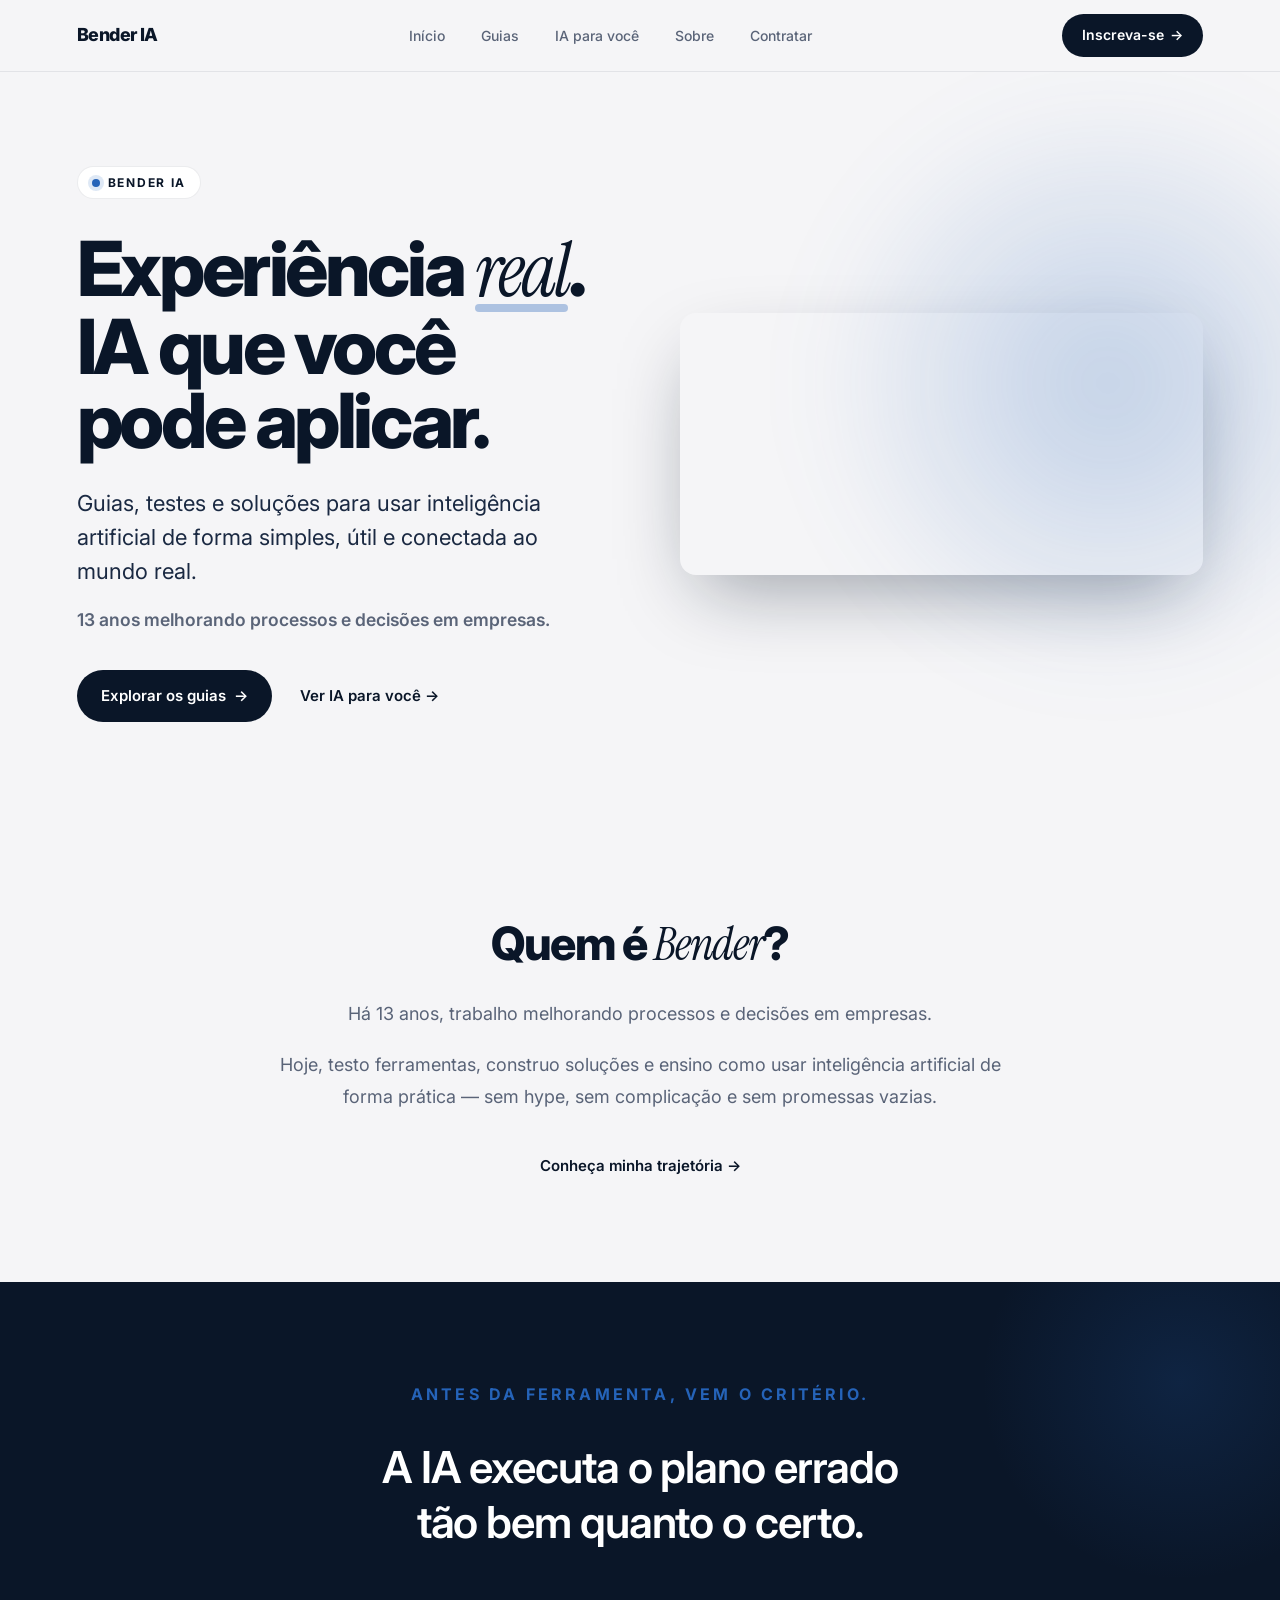
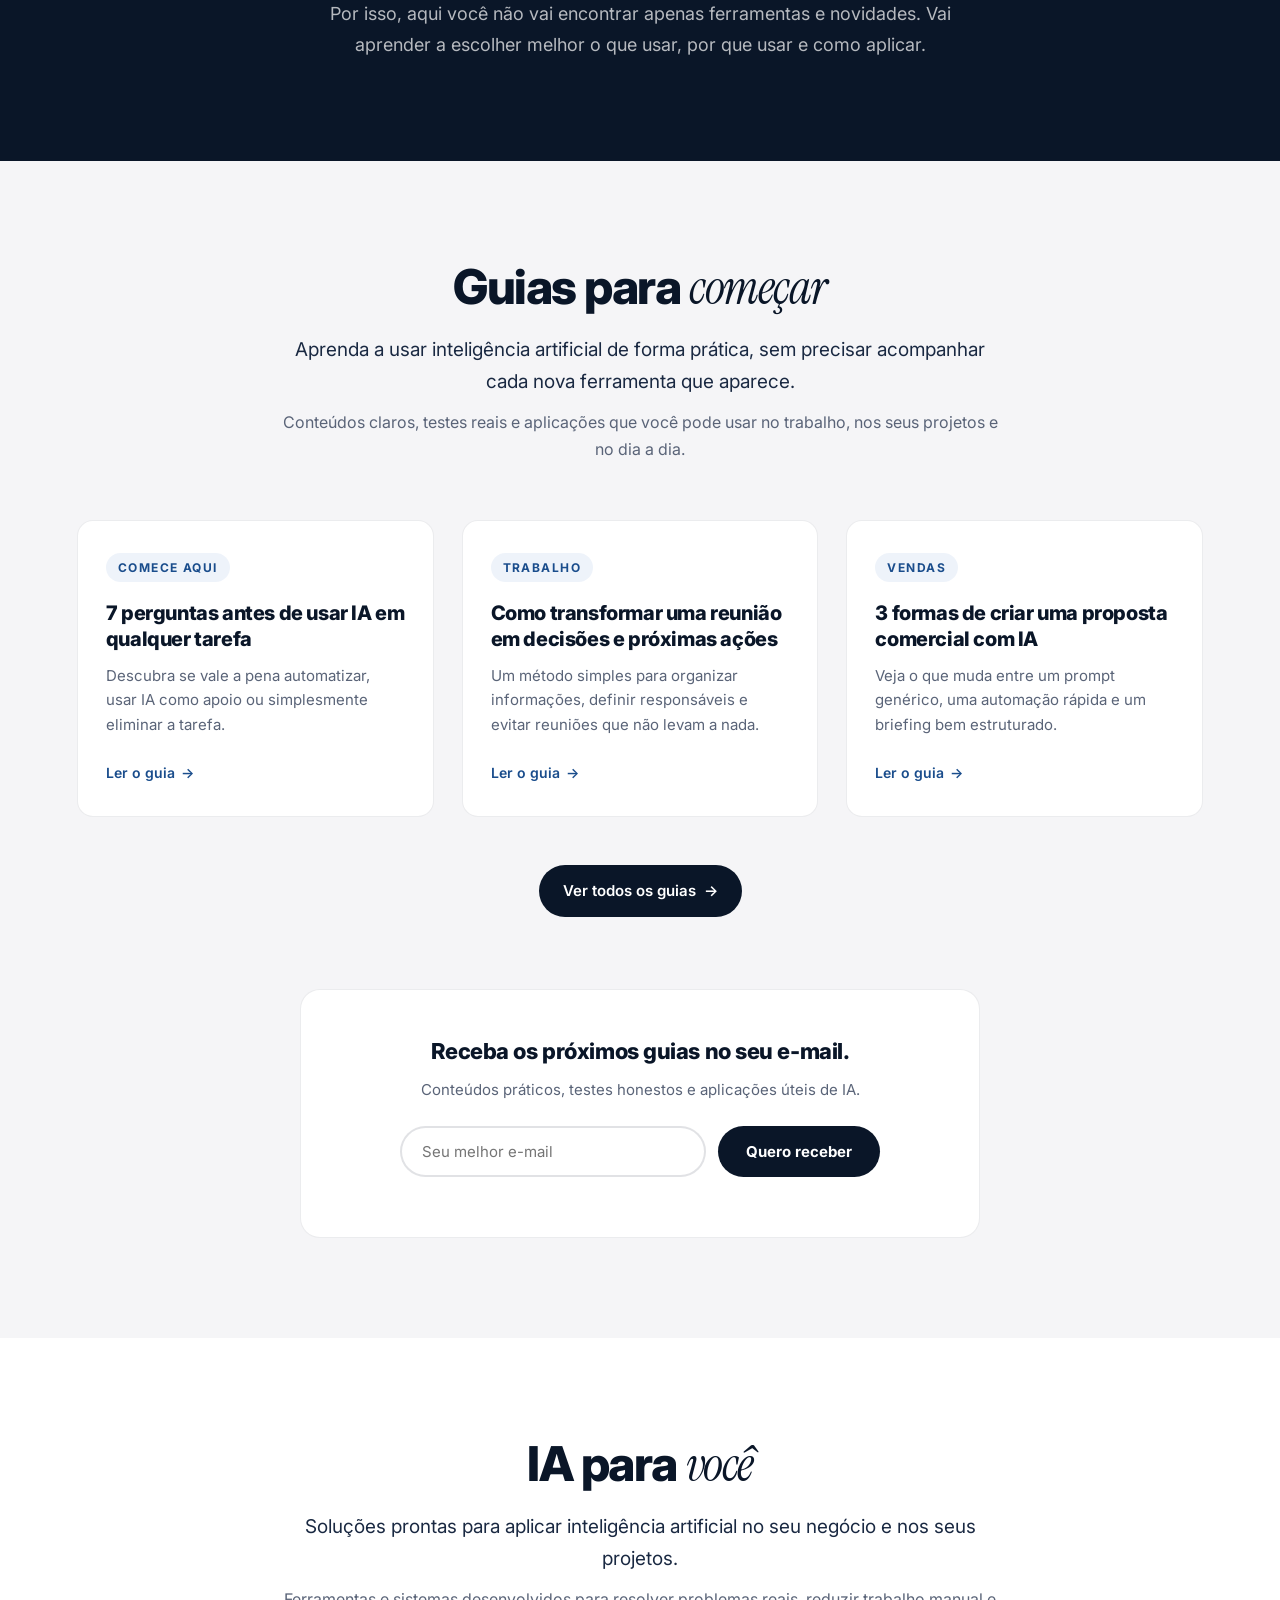
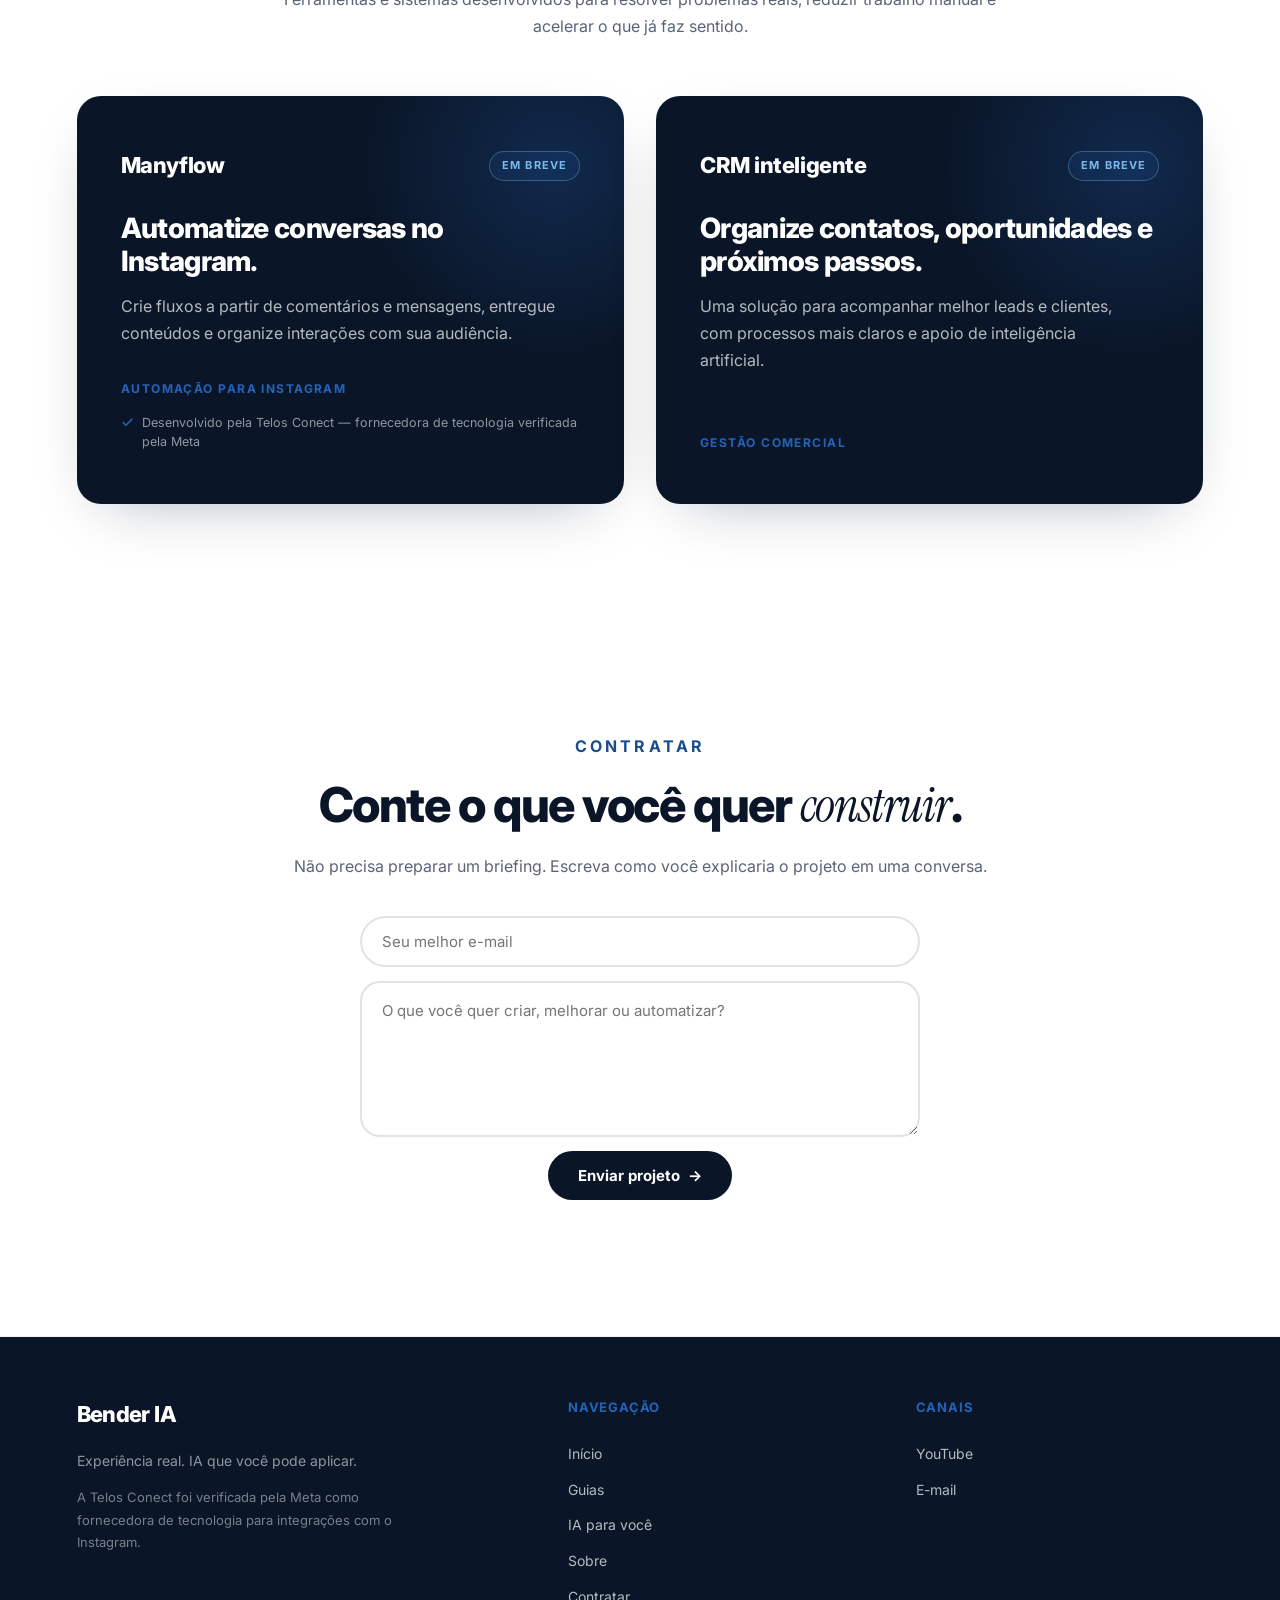
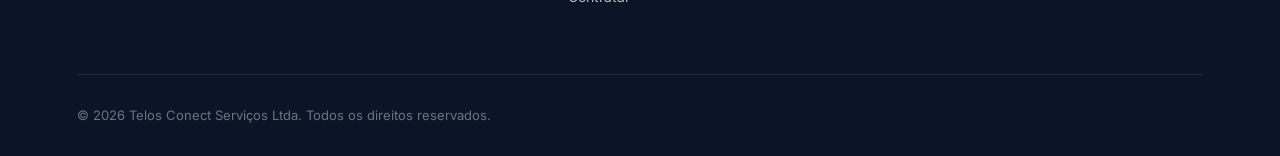
<file: index.html>
<!DOCTYPE html>
<html lang="pt-BR">
<head>
<meta charset="UTF-8">
<meta name="viewport" content="width=device-width, initial-scale=1.0">
<title>Bender IA | Experiência real. IA que você pode aplicar.</title>
<meta name="description" content="Aprenda IA com Bender. Guias, testes e soluções para usar inteligência artificial de forma simples, útil e conectada ao mundo real.">
<link rel="preconnect" href="https://fonts.googleapis.com">
<link rel="preconnect" href="https://fonts.gstatic.com" crossorigin>
<link href="https://fonts.googleapis.com/css2?family=Instrument+Serif:ital@0;1&family=Inter:wght@300;400;500;600;700;800;900&display=swap" rel="stylesheet">
<style>
  *, *::before, *::after { box-sizing: border-box; margin: 0; padding: 0; }

  :root {
    --bg: #f5f5f7;
    --bg-alt: #ffffff;
    --bg-dark: #0a1628;
    --bg-dark-alt: #0f1f3a;
    --marine: #0a1628;
    --marine-soft: #1a2942;
    --teal: #2563b8;
    --teal-soft: #1a4d8c;
    --teal-glow: rgba(37,99,184,0.25);
    --steel-light: #7bb8e8;
    --steel-gradient: linear-gradient(135deg, #a8d4f5 0%, #5a9fdb 25%, #2563b8 60%, #1a4d8c 100%);
    --text: #0a1628;
    --text-muted: #5a6478;
    --text-light: #8a92a3;
    --border: rgba(10,22,40,0.08);
    --border-strong: rgba(10,22,40,0.12);
    --font-display: 'Instrument Serif', Georgia, serif;
    --font-body: 'Inter', -apple-system, BlinkMacSystemFont, sans-serif;
  }

  html { scroll-behavior: smooth; -webkit-font-smoothing: antialiased; }
  body { background: var(--bg); color: var(--text); font-family: var(--font-body); font-size: 16px; line-height: 1.6; overflow-x: hidden; }

  ::selection { background: var(--teal); color: var(--marine); }

  /* === NAV === */
  nav { position: fixed; top: 0; left: 0; right: 0; z-index: 100; background: rgba(245,245,247,0.85); backdrop-filter: blur(16px); -webkit-backdrop-filter: blur(16px); border-bottom: 1px solid var(--border); height: 72px; display: flex; align-items: center; justify-content: space-between; padding: 0 6%; transition: all 0.3s; }
  .nav-logo { font-family: var(--font-body); font-weight: 800; font-size: 18px; letter-spacing: -0.03em; color: var(--marine); text-decoration: none; display: flex; align-items: center; gap: 8px; }
  .nav-links { display: flex; gap: 36px; list-style: none; }
  .nav-links a { font-size: 14px; color: var(--text-muted); text-decoration: none; font-weight: 500; transition: color 0.2s; }
  .nav-links a:hover { color: var(--marine); }
  .nav-actions { display: flex; gap: 12px; align-items: center; }
  .nav-link-secondary { font-size: 14px; color: var(--text); text-decoration: none; font-weight: 500; }
  .nav-cta { background: var(--marine); color: white; font-weight: 600; font-size: 14px; padding: 10px 20px; border-radius: 100px; text-decoration: none; transition: all 0.2s; display: inline-flex; align-items: center; gap: 6px; }
  .nav-cta:hover { background: var(--marine-soft); transform: translateY(-1px); }
  .nav-hamburger { display: none; background: none; border: none; cursor: pointer; padding: 8px; flex-direction: column; gap: 5px; }
  .nav-hamburger span { display: block; width: 22px; height: 2px; background: var(--marine); border-radius: 2px; transition: all 0.3s; }
  .nav-hamburger.active span:nth-child(1) { transform: rotate(45deg) translate(5px, 5px); }
  .nav-hamburger.active span:nth-child(2) { opacity: 0; }
  .nav-hamburger.active span:nth-child(3) { transform: rotate(-45deg) translate(5px, -5px); }
  .mobile-menu { display: none; position: fixed; top: 64px; left: 0; right: 0; background: var(--bg); border-bottom: 2px solid var(--border); padding: 24px 5%; z-index: 999; transform: translateY(-10px); opacity: 0; transition: all 0.3s ease; }
  .mobile-menu.show { display: block; transform: translateY(0); opacity: 1; }
  .mobile-menu a { display: block; font-size: 18px; font-weight: 600; color: var(--marine); text-decoration: none; padding: 14px 0; border-bottom: 1px solid var(--border); }
  .mobile-menu a:last-child { border-bottom: none; }

  /* === HERO === */
  .hero { padding: 140px 6% 80px; min-height: 92vh; display: flex; align-items: center; position: relative; overflow: hidden; }
  .hero-grid { display: grid; grid-template-columns: 1fr 1fr; gap: 80px; align-items: center; width: 100%; max-width: 1400px; margin: 0 auto; }
  .hero-content { position: relative; z-index: 2; }
  .hero-badge { display: inline-flex; align-items: center; gap: 8px; background: white; border: 1px solid var(--border); border-radius: 100px; padding: 6px 14px; font-size: 13px; color: var(--text-muted); font-weight: 500; margin-bottom: 32px; }
  .hero-badge .dot { width: 8px; height: 8px; border-radius: 50%; background: var(--teal); box-shadow: 0 0 0 4px rgba(37,99,184,0.15); animation: pulse 2s ease infinite; }
  @keyframes pulse { 0%,100%{box-shadow:0 0 0 4px rgba(37,99,184,0.15)} 50%{box-shadow:0 0 0 8px rgba(37,99,184,0.05)} }

  .hero h1 { font-family: var(--font-body); font-size: clamp(40px, 6vw, 76px); font-weight: 800; line-height: 0.98; letter-spacing: -0.045em; color: var(--marine); margin-bottom: 28px; }
  .hero h1 em { font-family: var(--font-display); font-style: italic; font-weight: 400; color: var(--marine); position: relative; }
  .hero h1 em::after { content: ''; position: absolute; bottom: 8px; left: 0; width: 100%; height: 8px; background: var(--teal); opacity: 0.35; z-index: -1; border-radius: 4px; }

  .hero-sub { font-size: clamp(18px, 16px + 0.5vw, 22px); color: var(--marine-soft); line-height: 1.55; max-width: 520px; margin-bottom: 18px; font-weight: 400; }
  .hero-proof { font-size: clamp(16px, 15px + 0.2vw, 18px); color: var(--text-muted); font-weight: 600; margin-bottom: 36px; }

  .hero-actions { display: flex; gap: 12px; flex-wrap: wrap; align-items: center; }
  .btn-primary { background: var(--marine); color: white; font-weight: 600; font-size: 15px; padding: 14px 24px; border-radius: 100px; text-decoration: none; display: inline-flex; align-items: center; gap: 8px; transition: all 0.2s; border: none; cursor: pointer; }
  .btn-primary:hover { background: var(--marine-soft); transform: translateY(-1px); box-shadow: 0 8px 20px rgba(10,22,40,0.15); }
  .btn-primary .arrow { transition: transform 0.2s; }
  .btn-primary:hover .arrow { transform: translateX(3px); }
  .btn-text { background: transparent; color: var(--marine); font-weight: 600; font-size: 15px; padding: 14px 16px; text-decoration: none; display: inline-flex; align-items: center; gap: 8px; transition: gap 0.2s; }
  .btn-text:hover { gap: 12px; }

  .hero-trust { margin-top: 48px; display: flex; align-items: center; gap: 16px; font-size: 13px; color: var(--text-light); }
  .hero-trust-stars { color: var(--teal); letter-spacing: 2px; font-size: 14px; }

  /* HERO VISUAL — Terminal Claude Code animé */
  .hero-visual { position: relative; }
  .terminal { background: var(--bg-dark); border-radius: 16px; box-shadow: 0 30px 80px -20px rgba(10,22,40,0.4), 0 0 0 1px rgba(255,255,255,0.04); overflow: hidden; position: relative; will-change: transform, opacity; }
  .terminal.anim-in { transition: all 0.6s cubic-bezier(0.16, 1, 0.3, 1); }
  .terminal-header { background: var(--bg-dark-alt); padding: 14px 18px; display: flex; align-items: center; gap: 8px; border-bottom: 1px solid rgba(255,255,255,0.06); }
  .terminal-dot { width: 12px; height: 12px; border-radius: 50%; }
  .terminal-dot.red { background: #ff5f57; }
  .terminal-dot.yellow { background: #febc2e; }
  .terminal-dot.green { background: #28c840; }
  .terminal-title { margin-left: 12px; font-size: 12px; color: rgba(255,255,255,0.4); font-family: 'SF Mono', Monaco, monospace; font-weight: 500; }
  .terminal-body { padding: 24px 22px; font-family: 'SF Mono', Monaco, 'Courier New', monospace; font-size: 13px; line-height: 1.85; min-height: 380px; color: rgba(255,255,255,0.85); }
  .term-line { display: flex; gap: 8px; }
  .term-line.anim-in { transition: opacity 0.3s; }
  .term-prompt { color: var(--teal); font-weight: 600; }
  .term-cmd { color: white; }
  .term-comment { color: rgba(255,255,255,0.4); font-style: italic; }
  .term-out { color: rgba(255,255,255,0.7); padding-left: 16px; }
  .term-success { color: var(--teal); }
  .term-cursor { display: inline-block; width: 8px; height: 16px; background: var(--teal); animation: blink 1s steps(2) infinite; vertical-align: text-bottom; margin-left: 4px; }
  @keyframes blink { 50% { opacity: 0; } }

  .term-floating { position: absolute; background: white; border-radius: 12px; padding: 12px 16px; box-shadow: 0 12px 32px -8px rgba(10,22,40,0.25); display: flex; align-items: center; gap: 10px; font-size: 13px; font-weight: 500; will-change: transform, opacity; }
  .term-floating.tag1 { top: -16px; right: -20px; }
  .term-floating.tag2 { bottom: -20px; left: -30px; }
  .term-floating.anim-in { transform: scale(1) translateY(0); transition: all 0.5s cubic-bezier(0.16, 1, 0.3, 1); }
  .term-floating .icon { width: 28px; height: 28px; border-radius: 8px; background: rgba(37,99,184,0.12); color: var(--teal-soft); display: flex; align-items: center; justify-content: center; font-weight: 800; font-size: 14px; }
  .term-floating .icon.marine { background: rgba(10,22,40,0.08); color: var(--marine); }

  /* Background gradient blob */
  .hero-blob { position: absolute; top: 10%; right: -10%; width: 600px; height: 600px; background: radial-gradient(circle, var(--teal-glow) 0%, transparent 70%); pointer-events: none; z-index: 1; filter: blur(40px); }




  /* === YOUTUBE — fond clair === */
  .youtube-sec { padding: 100px 6% 120px; }
  .yt-box { max-width: 1200px; margin: 0 auto; display: grid; grid-template-columns: 1.3fr 1fr; gap: 60px; align-items: center; }

  /* === SECTION PADDING RHYTHM === */
  .contact { padding: 80px 6%; background: white; }

  /* === SHIMMER HOVER FOR BUTTONS === */
  .btn-primary { position: relative; overflow: hidden; }
  .btn-primary::after { content: ''; position: absolute; top: 0; left: -100%; width: 60%; height: 100%; background: linear-gradient(90deg, transparent 0%, rgba(255,255,255,0.15) 50%, transparent 100%); transition: left 0.6s ease; }
  .btn-primary:hover::after { left: 120%; }

  /* === NAV LINK UNDERLINE ANIMATION === */
  .nav-links a { position: relative; }
  .nav-links a::after { content: ''; position: absolute; bottom: -4px; left: 0; width: 0; height: 2px; background: var(--steel-gradient); border-radius: 1px; transition: width 0.3s ease; }
  .nav-links a:hover::after { width: 100%; }

  /* === SECTIONS === */
  section.sec { padding: 80px 6%; max-width: 1400px; margin: 0 auto; }
  .sec-header { text-align: center; max-width: 720px; margin: 0 auto 48px; }
  .sec-eyebrow { display: inline-flex; align-items: center; gap: 0; font-size: 16px; color: var(--teal-soft); font-weight: 700; letter-spacing: 0.2em; text-transform: uppercase; margin-bottom: 20px; }
  
  .sec-title { font-size: clamp(32px, 4.5vw, 56px); font-weight: 800; letter-spacing: -0.035em; line-height: 1.05; color: var(--marine); margin-bottom: 24px; }
  .sec-title em { font-family: var(--font-display); font-style: italic; font-weight: 400; }
  .sec-sub { font-size: 18px; color: var(--text-muted); line-height: 1.7; max-width: 560px; margin: 0 auto; }

  /* === BIG IDEA === */
  .bigidea-eyebrow { display: inline-flex; align-items: center; gap: 0; font-size: 16px; color: var(--teal); font-weight: 700; letter-spacing: 0.2em; text-transform: uppercase; margin-bottom: 32px; position: relative; z-index: 2; }
  
  .bigidea-quote { font-family: var(--font-body); font-size: clamp(26px, 3.5vw, 44px); font-weight: 600; line-height: 1.25; letter-spacing: -0.025em; max-width: 1100px; position: relative; z-index: 2; margin: 0 auto 48px auto; text-align: center; }
  .bigidea-quote em { font-family: var(--font-display); font-style: italic; font-weight: 400; color: var(--teal); position: relative; }

  /* === QUEM É BENDER === */
  .quem { padding: 90px 6%; }
  .quem-inner { max-width: 760px; margin: 0 auto; text-align: center; }
  .quem-inner h2 { font-size: clamp(30px, 4vw, 46px); font-weight: 800; letter-spacing: -0.03em; line-height: 1.1; color: var(--marine); margin-bottom: 28px; }
  .quem-inner h2 em { font-family: var(--font-display); font-style: italic; font-weight: 400; }
  .quem-inner p { font-size: 18px; color: var(--text-muted); line-height: 1.75; margin-bottom: 20px; }
  .quem-inner .btn-text { padding-left: 0; padding-right: 0; margin-top: 8px; }

  /* === MANIFESTO === */
  .manifesto { padding: 0; }
  .manifesto-box { background: var(--marine); color: white; padding: 100px 6%; position: relative; overflow: hidden; text-align: center; }
  .manifesto-box::before { content: ''; position: absolute; top: -100px; right: -100px; width: 400px; height: 400px; background: radial-gradient(circle, rgba(37,99,184,0.18) 0%, transparent 70%); }
  .manifesto-text { font-size: 18px; color: rgba(255,255,255,0.7); line-height: 1.75; max-width: 640px; margin: 0 auto; position: relative; z-index: 2; }

  @media (max-width: 700px) {
    .quem { padding: 70px 5%; }
    .manifesto-box { padding: 80px 5%; }
  }

  /* === GUIAS === */
  .guias { padding: 100px 6%; }
  .guias-inner { max-width: 1200px; margin: 0 auto; }
  .guias-header { text-align: center; max-width: 720px; margin: 0 auto 56px; }
  .guias-header h2 { font-size: clamp(30px, 4vw, 48px); font-weight: 800; letter-spacing: -0.03em; line-height: 1.1; color: var(--marine); margin-bottom: 20px; }
  .guias-header h2 em { font-family: var(--font-display); font-style: italic; font-weight: 400; }
  .guias-intro { font-size: 19px; color: var(--marine-soft); line-height: 1.65; margin-bottom: 12px; }
  .guias-intro2 { font-size: 16px; color: var(--text-muted); line-height: 1.7; }
  .guias-grid { display: grid; grid-template-columns: repeat(3, 1fr); gap: 28px; margin-bottom: 48px; }
  .guia-card { display: flex; flex-direction: column; background: white; border: 1px solid var(--border); border-radius: 16px; padding: 32px 28px; text-decoration: none; transition: all 0.3s; }
  .guia-card:hover { border-color: var(--border-strong); transform: translateY(-4px); box-shadow: 0 20px 50px -20px rgba(10,22,40,0.15); }
  .guia-cat { align-self: flex-start; font-size: 12px; font-weight: 700; letter-spacing: 0.12em; text-transform: uppercase; color: var(--teal-soft); background: rgba(37,99,184,0.08); padding: 5px 12px; border-radius: 100px; margin-bottom: 18px; }
  .guia-card h3 { font-size: 20px; font-weight: 800; letter-spacing: -0.02em; line-height: 1.3; color: var(--marine); margin-bottom: 12px; }
  .guia-card p { font-size: 15px; color: var(--text-muted); line-height: 1.65; margin-bottom: 24px; }
  .guia-link { margin-top: auto; display: inline-flex; align-items: center; gap: 6px; font-size: 14px; font-weight: 600; color: var(--teal-soft); transition: gap 0.2s; }
  .guia-card:hover .guia-link { gap: 10px; }
  .guias-cta { text-align: center; margin-bottom: 72px; }
  .guias-subscribe { max-width: 680px; margin: 0 auto; background: white; border: 1px solid var(--border); border-radius: 20px; padding: 44px 40px; text-align: center; scroll-margin-top: 96px; }
  .guias-subscribe h3 { font-size: 22px; font-weight: 800; letter-spacing: -0.02em; color: var(--marine); margin-bottom: 8px; }
  .guias-subscribe p { font-size: 15px; color: var(--text-muted); margin-bottom: 24px; }
  @media (max-width: 1024px) {
    .guias-grid { grid-template-columns: 1fr; max-width: 520px; margin-left: auto; margin-right: auto; }
  }
  @media (max-width: 700px) {
    .guias { padding: 70px 5%; }
    .guias-subscribe { padding: 36px 24px; }
  }

  /* === IA PARA VOCÊ === */
  .iapv { padding: 100px 6% 110px; background: white; }
  .iapv-inner { max-width: 1200px; margin: 0 auto; }
  .iapv-header { text-align: center; max-width: 720px; margin: 0 auto 56px; }
  .iapv-header h2 { font-size: clamp(30px, 4vw, 48px); font-weight: 800; letter-spacing: -0.03em; line-height: 1.1; color: var(--marine); margin-bottom: 20px; }
  .iapv-header h2 em { font-family: var(--font-display); font-style: italic; font-weight: 400; }
  .iapv-intro { font-size: 19px; color: var(--marine-soft); line-height: 1.65; margin-bottom: 12px; }
  .iapv-intro2 { font-size: 16px; color: var(--text-muted); line-height: 1.7; }
  .iapv-grid { display: grid; grid-template-columns: repeat(2, 1fr); gap: 32px; }
  .iapv-card { position: relative; overflow: hidden; display: flex; flex-direction: column; background: var(--marine); border-radius: 24px; padding: 52px 44px; color: white; min-height: 340px; box-shadow: 0 20px 60px -30px rgba(10,22,40,0.4); transition: transform 0.3s, box-shadow 0.3s; }
  .iapv-card:hover { transform: translateY(-4px); box-shadow: 0 32px 80px -30px rgba(10,22,40,0.5); }
  .iapv-card::before { content: ''; position: absolute; top: -120px; right: -120px; width: 380px; height: 380px; background: radial-gradient(circle, rgba(37,99,184,0.25) 0%, transparent 70%); pointer-events: none; }
  .iapv-card-top { display: flex; align-items: center; justify-content: space-between; gap: 16px; margin-bottom: 28px; position: relative; z-index: 2; }
  .iapv-name { font-size: 22px; font-weight: 800; letter-spacing: -0.02em; }
  .iapv-soon { font-size: 11px; font-weight: 700; letter-spacing: 0.1em; text-transform: uppercase; color: var(--steel-light); border: 1px solid rgba(123,184,232,0.35); background: rgba(37,99,184,0.12); padding: 5px 12px; border-radius: 100px; white-space: nowrap; }
  .iapv-card h3 { font-size: clamp(22px, 2.2vw, 28px); font-weight: 800; letter-spacing: -0.025em; line-height: 1.2; margin-bottom: 14px; position: relative; z-index: 2; }
  .iapv-card p { font-size: 16px; color: rgba(255,255,255,0.7); line-height: 1.7; margin-bottom: 32px; max-width: 440px; position: relative; z-index: 2; }
  .iapv-cat { margin-top: auto; align-self: flex-start; font-size: 12px; font-weight: 700; letter-spacing: 0.12em; text-transform: uppercase; color: var(--teal); position: relative; z-index: 2; }
  .iapv-verified { display: flex; align-items: flex-start; gap: 8px; margin-top: 16px; font-size: 12.5px; color: rgba(255,255,255,0.55); line-height: 1.5; position: relative; z-index: 2; }
  .iapv-verified svg { width: 13px; height: 13px; flex-shrink: 0; margin-top: 2px; color: var(--teal); }
  @media (max-width: 1024px) {
    .iapv-grid { grid-template-columns: 1fr; max-width: 620px; margin: 0 auto; }
  }
  @media (max-width: 700px) {
    .iapv { padding: 70px 5% 80px; }
    .iapv-card { padding: 40px 28px; min-height: 0; }
  }

  /* === PHILOSOPHIE === */
  .philo { padding: 120px 6%; background: white; border-top: 1px solid var(--border); border-bottom: 1px solid var(--border); }
  .philo-grid { max-width: 1100px; margin: 0 auto; display: grid; grid-template-columns: 1fr 1fr; gap: 60px; }
  .philo-item { padding: 40px 0; }
  .philo-num { font-family: var(--font-display); font-style: italic; font-size: 48px; color: var(--teal); margin-bottom: 16px; }
  .philo-item h3 { font-size: 26px; font-weight: 800; letter-spacing: -0.02em; color: var(--marine); margin-bottom: 16px; line-height: 1.2; }
  .philo-item h3 em { font-family: var(--font-display); font-style: italic; font-weight: 400; }
  .philo-item p { font-size: 16px; color: var(--text-muted); line-height: 1.75; }

  /* === OFFRES === */
  .offres { padding: 120px 6%; }
  .offres-grid { max-width: 1300px; margin: 0 auto; display: grid; grid-template-columns: repeat(3, 1fr); gap: 24px; }
  .offre { background: white; border: 1px solid var(--border); border-radius: 20px; padding: 36px 32px; transition: all 0.3s; position: relative; }
  .offre:hover { border-color: var(--border-strong); transform: translateY(-4px); box-shadow: 0 20px 50px -20px rgba(10,22,40,0.15); }
  .offre.featured { background: var(--marine); color: white; border-color: var(--marine); }
  .offre.featured:hover { box-shadow: 0 20px 50px -20px rgba(10,22,40,0.4); }
  .offre.featured::before { content: 'Le plus choisi'; position: absolute; top: -12px; left: 50%; transform: translateX(-50%); background: var(--steel-gradient); color: white; font-size: 11px; font-weight: 700; padding: 5px 14px; border-radius: 100px; letter-spacing: 0.05em; text-transform: uppercase; white-space: nowrap; box-shadow: inset 0 -2px 3px rgba(0,0,0,0.3), inset 0 2px 3px rgba(255,255,255,0.4), 0 4px 12px rgba(37,99,184,0.35); }
  .offre-name { font-size: 13px; font-weight: 700; letter-spacing: 0.08em; text-transform: uppercase; color: var(--teal-soft); margin-bottom: 16px; }
  .offre.featured .offre-name { color: var(--teal); }
  .offre h3 { font-size: 24px; font-weight: 800; letter-spacing: -0.02em; margin-bottom: 12px; line-height: 1.2; color: var(--marine); }
  .offre.featured h3 { color: white; }
  .offre h3 em { font-family: var(--font-display); font-style: italic; font-weight: 400; }
  .offre-price { font-size: 32px; font-weight: 800; color: var(--marine); letter-spacing: -0.02em; margin: 20px 0 8px; font-family: var(--font-body); }
  .offre.featured .offre-price { color: white; }
  .offre-price-sub { font-size: 13px; color: var(--text-light); margin-bottom: 24px; font-weight: 500; }
  .offre.featured .offre-price-sub { color: rgba(255,255,255,0.5); }
  .offre-desc { font-size: 14px; color: var(--text-muted); line-height: 1.65; margin-bottom: 24px; min-height: 64px; }
  .offre.featured .offre-desc { color: rgba(255,255,255,0.7); }
  .offre-features { list-style: none; margin-bottom: 32px; }
  .offre-features li { font-size: 14px; padding: 8px 0; color: var(--text); display: flex; gap: 10px; align-items: flex-start; }
  .offre.featured .offre-features li { color: rgba(255,255,255,0.85); }
  .offre-features li::before { content: ''; width: 14px; height: 14px; flex-shrink: 0; margin-top: 4px; background: var(--steel-gradient); box-shadow: inset 0 -2px 4px rgba(0,0,0,0.4), inset 0 2px 3px rgba(255,255,255,0.5); border-radius: 50%; position: relative; }
  .offre-cta { display: block; text-align: center; padding: 14px 20px; background: var(--bg); color: var(--marine); border-radius: 100px; font-weight: 600; font-size: 14px; text-decoration: none; transition: all 0.2s; border: 1px solid var(--border); }
  .offre-cta:hover { background: var(--marine); color: white; border-color: var(--marine); }
  .offre.featured .offre-cta { background: var(--steel-gradient); color: white; border-color: transparent; box-shadow: inset 0 -3px 6px rgba(0,0,0,0.35), inset 0 3px 4px rgba(255,255,255,0.4), 0 4px 12px rgba(37,99,184,0.3); }
  .offre.featured .offre-cta:hover { transform: translateY(-1px); box-shadow: inset 0 -3px 6px rgba(0,0,0,0.35), inset 0 3px 4px rgba(255,255,255,0.4), 0 8px 20px rgba(37,99,184,0.5); }
  .offre-icp { font-size: 11px; color: var(--text-light); margin-top: 18px; padding-top: 18px; border-top: 1px solid var(--border); letter-spacing: 0.04em; text-align: center; }
  .offre.featured .offre-icp { color: rgba(255,255,255,0.45); border-top-color: rgba(255,255,255,0.1); }

  /* Masquage temporaire du composant YouTube — retirer la classe "hidden-temp" (2 emplacements : la section #youtube et sa popup #yt-popup-overlay) pour le reafficher */
  .hidden-temp { display: none !important; }

  /* === YOUTUBE === */
  .youtube-sec { padding: 100px 6% 120px; }
  .yt-box { max-width: 1200px; margin: 0 auto; background: linear-gradient(135deg, var(--marine) 0%, var(--marine-soft) 100%); border-radius: 24px; padding: 70px 60px; display: grid; grid-template-columns: 1.3fr 1fr; gap: 60px; align-items: center; position: relative; overflow: hidden; color: white; }
  .yt-text { position: relative; z-index: 2; }
  .yt-eyebrow { display: inline-flex; align-items: center; gap: 10px; font-size: 16px; color: var(--teal); font-weight: 700; letter-spacing: 0.2em; text-transform: uppercase; margin-bottom: 24px; }
  .yt-eyebrow svg { width: 18px; height: 18px; }
  .yt-text h2 { font-size: clamp(28px, 4vw, 44px); font-weight: 800; letter-spacing: -0.03em; line-height: 1.1; margin-bottom: 20px; color: white; }
  .yt-text h2 em { font-family: var(--font-display); font-style: italic; font-weight: 400; color: var(--teal); }
  .yt-text p { font-size: 17px; color: rgba(255,255,255,0.7); line-height: 1.7; margin-bottom: 32px; max-width: 460px; }
  .yt-cta { background: var(--steel-gradient); color: white; font-weight: 700; padding: 14px 24px; border-radius: 100px; text-decoration: none; display: inline-flex; align-items: center; gap: 10px; font-size: 15px; transition: all 0.2s; box-shadow: inset 0 -3px 6px rgba(0,0,0,0.35), inset 0 3px 4px rgba(255,255,255,0.4), 0 4px 12px rgba(37,99,184,0.3); }
  .yt-cta:hover { transform: translateY(-1px); box-shadow: inset 0 -3px 6px rgba(0,0,0,0.35), inset 0 3px 4px rgba(255,255,255,0.4), 0 10px 24px rgba(37,99,184,0.5); }
  .yt-visual { position: relative; z-index: 2; }
  .yt-card { background: rgba(255,255,255,0.05); border: 1px solid rgba(255,255,255,0.1); border-radius: 16px; padding: 24px; backdrop-filter: blur(10px); }
  .yt-thumb { aspect-ratio: 16/9; background: var(--bg-dark); border-radius: 10px; margin-bottom: 16px; position: relative; overflow: hidden; display: flex; align-items: center; justify-content: center; }
  .yt-play { width: 56px; height: 56px; border-radius: 50%; background: var(--steel-gradient); display: flex; align-items: center; justify-content: center; cursor: pointer; transition: transform 0.2s; box-shadow: inset 0 -4px 8px rgba(0,0,0,0.4), inset 0 4px 5px rgba(255,255,255,0.5), 0 8px 24px rgba(37,99,184,0.4); }
  .yt-play:hover { transform: scale(1.05); }
  .yt-play svg { width: 22px; height: 22px; fill: white; margin-left: 3px; }
  .yt-thumb-label { position: absolute; bottom: 10px; right: 10px; background: rgba(10,22,40,0.8); color: white; font-size: 11px; padding: 3px 8px; border-radius: 4px; font-weight: 500; }
  .yt-card-title { font-size: 14px; font-weight: 600; color: white; margin-bottom: 6px; }
  .yt-card-meta { font-size: 12px; color: rgba(255,255,255,0.5); }

  /* === NEWSLETTER === */
  .newsletter-form { display: flex; gap: 12px; max-width: 480px; margin: 0 auto; }
  .newsletter-form input[type="email"] { flex: 1; padding: 14px 20px; border: 2px solid var(--border-strong); border-radius: 100px; font-size: 15px; font-family: var(--font-body); background: white; outline: none; transition: border-color 0.2s; }
  .newsletter-form input[type="email"]:focus { border-color: var(--teal); }
  .newsletter-form button { background: var(--marine); color: white; font-weight: 700; padding: 14px 28px; border-radius: 100px; border: none; font-size: 15px; font-family: var(--font-body); cursor: pointer; transition: all 0.2s; white-space: nowrap; }
  .newsletter-form button:hover { background: var(--marine-soft); transform: translateY(-1px); }
  .newsletter-form button:disabled { opacity: 0.6; cursor: not-allowed; transform: none; }
  .yt-newsletter-form { margin: 0 !important; max-width: 440px; }
  .yt-newsletter-form input[type="email"] { background: rgba(255,255,255,0.08); border-color: rgba(255,255,255,0.2); color: white; }
  .yt-newsletter-form input[type="email"]::placeholder { color: rgba(255,255,255,0.4); }
  .yt-newsletter-form input[type="email"]:focus { border-color: var(--teal); }
  .yt-newsletter-form button { background: var(--steel-gradient); box-shadow: inset 0 -3px 6px rgba(0,0,0,0.35), inset 0 3px 4px rgba(255,255,255,0.4), 0 4px 16px rgba(37,99,184,0.4); }
  .yt-newsletter-form button:hover { transform: translateY(-1px); box-shadow: inset 0 -3px 6px rgba(0,0,0,0.35), inset 0 3px 4px rgba(255,255,255,0.4), 0 8px 24px rgba(37,99,184,0.5); }
  .yt-popup-overlay { position: fixed; inset: 0; background: rgba(10,22,40,0.7); backdrop-filter: blur(8px); display: flex; align-items: center; justify-content: center; z-index: 9999; opacity: 0; pointer-events: none; transition: opacity 0.3s ease; }
  .yt-popup-overlay.show { opacity: 1; pointer-events: auto; }
  .yt-popup { background: white; border-radius: 20px; padding: 48px 40px 36px; text-align: center; max-width: 380px; width: 90%; transform: scale(0.9) translateY(20px); transition: transform 0.4s cubic-bezier(0.16, 1, 0.3, 1); box-shadow: 0 32px 80px -20px rgba(10,22,40,0.4); }
  .yt-popup-overlay.show .yt-popup { transform: scale(1) translateY(0); }
  .yt-popup-icon { width: 56px; height: 56px; border-radius: 50%; background: linear-gradient(135deg, #a8d4f5, #2563b8); display: flex; align-items: center; justify-content: center; margin: 0 auto 20px; color: white; }
  .yt-popup-icon svg { width: 28px; height: 28px; }
  .yt-popup h3 { font-size: 22px; font-weight: 800; color: #0a1628; margin-bottom: 8px; letter-spacing: -0.02em; }
  .yt-popup p { font-size: 16px; color: #5a6478; line-height: 1.5; margin-bottom: 28px; }
  .yt-popup-close { background: #0a1628; color: white; font-weight: 700; padding: 14px 32px; border-radius: 100px; border: none; font-size: 15px; font-family: var(--font-body); cursor: pointer; transition: all 0.2s; }
  .yt-popup-close:hover { transform: translateY(-1px); box-shadow: 0 8px 20px rgba(10,22,40,0.2); }
  .newsletter-msg { margin-top: 16px; font-size: 14px; font-weight: 500; }
  .newsletter-msg.success { color: #16a34a; }
  .newsletter-msg.error { color: #dc2626; }
  @media (max-width: 600px) {
    .newsletter-form { flex-direction: column; }
    .newsletter-form button { width: 100%; }
  }

  /* === CONTACT === */
  .contact { padding: 80px 6%; background: white; }
  .contratar-inner { max-width: 720px; margin: 0 auto; text-align: center; padding: 40px 0; }
  .contratar-inner h2 { font-size: clamp(30px, 4vw, 48px); font-weight: 800; letter-spacing: -0.03em; line-height: 1.1; color: var(--marine); margin-bottom: 20px; }
  .contratar-inner h2 em { font-family: var(--font-display); font-style: italic; font-weight: 400; }
  .contratar-text { font-size: 19px; color: var(--marine-soft); line-height: 1.65; margin-bottom: 12px; }
  .contratar-sub { font-size: 16px; color: var(--text-muted); line-height: 1.7; margin-bottom: 36px; }
  .projeto-form { max-width: 560px; margin: 0 auto; display: flex; flex-direction: column; gap: 14px; text-align: left; }
  .projeto-form input[type="email"] { padding: 14px 20px; border: 2px solid var(--border-strong); border-radius: 100px; font-size: 15px; font-family: var(--font-body); background: white; outline: none; transition: border-color 0.2s; }
  .projeto-form textarea { padding: 16px 20px; border: 2px solid var(--border-strong); border-radius: 20px; font-size: 15px; font-family: var(--font-body); background: white; outline: none; resize: vertical; min-height: 140px; line-height: 1.6; transition: border-color 0.2s; }
  .projeto-form input[type="email"]:focus, .projeto-form textarea:focus { border-color: var(--teal); }
  .projeto-form button { align-self: center; display: inline-flex; align-items: center; gap: 8px; background: var(--marine); color: white; font-weight: 700; padding: 15px 30px; border-radius: 100px; border: none; font-size: 15px; font-family: var(--font-body); cursor: pointer; transition: all 0.2s; }
  .projeto-form button:hover { background: var(--marine-soft); transform: translateY(-1px); }
  .projeto-form button:disabled { opacity: 0.6; cursor: not-allowed; transform: none; }
  .hp-field { position: absolute; left: -9999px; width: 1px; height: 1px; opacity: 0; pointer-events: none; }
  .contact-grid { max-width: 1200px; margin: 0 auto; display: grid; grid-template-columns: 1fr 1fr; gap: 80px; align-items: start; }
  .contact-text .sec-eyebrow { margin-bottom: 20px; }
  .contact-text h2 { font-size: clamp(32px, 4.5vw, 52px); font-weight: 800; letter-spacing: -0.03em; line-height: 1.05; color: var(--marine); margin-bottom: 24px; }
  .contact-text h2 em { font-family: var(--font-display); font-style: italic; font-weight: 400; }
  .contact-text p { font-size: 17px; color: var(--text-muted); line-height: 1.7; margin-bottom: 28px; }
  .contact-meta { margin-top: 32px; padding-top: 32px; border-top: 1px solid var(--border); }
  .contact-meta-row { display: flex; gap: 14px; align-items: center; padding: 12px 0; font-size: 15px; color: var(--text); }
  .contact-meta-icon { width: 36px; height: 36px; border-radius: 10px; background: rgba(37,99,184,0.1); color: var(--teal-soft); display: flex; align-items: center; justify-content: center; flex-shrink: 0; }
  .contact-meta-icon svg { width: 18px; height: 18px; }

  .contact-form { background: var(--bg); border-radius: 20px; padding: 36px; }
  .form-group { display: flex; flex-direction: column; gap: 6px; margin-bottom: 14px; }
  .form-group label { font-size: 12px; color: var(--text-muted); font-weight: 600; letter-spacing: 0.04em; text-transform: uppercase; }
  .form-group input, .form-group textarea, .form-group select { background: white; border: 1px solid var(--border); border-radius: 10px; padding: 13px 16px; color: var(--text); font-family: inherit; font-size: 14px; outline: none; transition: border-color 0.2s; }
  .form-group input:focus, .form-group textarea:focus, .form-group select:focus { border-color: var(--teal); box-shadow: 0 0 0 3px rgba(37,99,184,0.1); }
  .form-group textarea { resize: vertical; min-height: 110px; font-family: inherit; }
  .form-submit { background: var(--marine); color: white; font-weight: 600; font-size: 15px; padding: 14px 24px; border-radius: 100px; border: none; cursor: pointer; width: 100%; transition: all 0.2s; margin-top: 8px; display: inline-flex; align-items: center; justify-content: center; gap: 8px; }
  .form-submit:hover { background: var(--marine-soft); transform: translateY(-1px); }

  /* === FOOTER === */
  footer { background: var(--marine); color: white; padding: 60px 6% 30px; }
  .footer-inner { max-width: 1300px; margin: 0 auto; }
  .footer-top { display: grid; grid-template-columns: 1.5fr 1fr 1fr; gap: 60px; padding-bottom: 60px; border-bottom: 1px solid rgba(255,255,255,0.08); }
  .footer-brand .footer-logo { font-weight: 800; font-size: 22px; letter-spacing: -0.03em; margin-bottom: 16px; display: flex; align-items: center; gap: 10px; }
  .footer-brand p { font-size: 14px; color: rgba(255,255,255,0.55); line-height: 1.7; max-width: 320px; }
  .footer-brand .footer-verified { font-size: 13px; color: rgba(255,255,255,0.45); line-height: 1.7; max-width: 340px; margin-top: 14px; }
  .footer-col h4 { font-size: 13px; font-weight: 700; letter-spacing: 0.06em; text-transform: uppercase; color: var(--teal); margin-bottom: 18px; }
  .footer-col ul { list-style: none; }
  .footer-col li { padding: 5px 0; }
  .footer-col a { font-size: 14px; color: rgba(255,255,255,0.7); text-decoration: none; transition: color 0.2s; }
  .footer-col a:hover { color: white; }
  .footer-bottom { padding-top: 30px; display: flex; justify-content: space-between; align-items: center; flex-wrap: wrap; gap: 16px; }
  .footer-copy { font-size: 13px; color: rgba(255,255,255,0.4); }
  .footer-legal { display: flex; gap: 24px; }
  .footer-legal a { font-size: 13px; color: rgba(255,255,255,0.5); text-decoration: none; }
  .footer-legal a:hover { color: white; }


  /* === RESPONSIVE === */
  @media (max-width: 1024px) {
    .hero-grid { grid-template-columns: 1fr; gap: 60px; }
    .hero-visual { max-width: 560px; }
    .yt-box { grid-template-columns: 1fr; }
    .yt-box { padding: 50px 36px; }
    .footer-top { grid-template-columns: 1fr 1fr; gap: 40px; }
    .philo-grid { grid-template-columns: 1fr; gap: 20px; }
  }
  @media (max-width: 700px) {
    nav { padding: 0 5%; height: 64px; }
    .nav-links, .nav-link-secondary { display: none; }
    .nav-hamburger { display: flex; }
    section.sec, .youtube-sec, .contact { padding-left: 5%; padding-right: 5%; }
    .hero { padding: 110px 5% 60px; }
    .footer-top { grid-template-columns: 1fr; }
    .term-floating.tag1, .term-floating.tag2 { display: none; }
  }

  @media (prefers-reduced-motion: reduce) {
    .term-line, .term-floating, .terminal, .mock-arch-cell, .mock-be-row, .mock-vision-bar,
    .mock-arch-status, .mock-be-badge {
      transform: none !important;
      transition: none !important;
      animation: none !important;
    }
  }
</style>
</head>
<body>

<!-- ============== NAV ============== -->
<nav>
  <a href="#" class="nav-logo">Bender IA</a>
  <ul class="nav-links">
    <li><a href="#">Início</a></li>
    <li><a href="/blog">Guias</a></li>
    <li><a href="#ia-para-voce">IA para você</a></li>
    <li><a href="/sobre.html">Sobre</a></li>
    <li><a href="#contact">Contratar</a></li>
  </ul>
  <div class="nav-actions">
    <a href="#inscreva" class="nav-cta">Inscreva-se <span>→</span></a>
    <button class="nav-hamburger" id="nav-hamburger" aria-label="Menu"><span></span><span></span><span></span></button>
  </div>
</nav>
<div class="mobile-menu" id="mobile-menu">
  <a href="#">Início</a>
  <a href="/blog">Guias</a>
  <a href="#ia-para-voce">IA para você</a>
  <a href="/sobre.html">Sobre</a>
  <a href="#contact">Contratar</a>
  <a href="#inscreva">Inscreva-se</a>
</div>

<!-- ============== HERO ============== -->
<section class="hero">
  <div class="hero-blob"></div>
  <div class="hero-grid">
    <div class="hero-content">
      <div class="hero-badge" style="letter-spacing:0.14em; font-weight:700; font-size:12px; color:var(--marine);">
        <span class="dot"></span>
        BENDER IA
      </div>
      <h1>Experiência <em>real</em>.<br>IA que você<br>pode aplicar.</h1>
      <p class="hero-sub">Guias, testes e soluções para usar inteligência artificial de forma simples, útil e conectada ao mundo real.</p>
      <p class="hero-proof">13 anos melhorando processos e decisões em empresas.</p>
      <div class="hero-actions">
        <a href="/blog" class="btn-primary">Explorar os guias <span class="arrow">→</span></a>
        <a href="#ia-para-voce" class="btn-text">Ver IA para você →</a>
      </div>

    </div>

    <div class="hero-visual">
      <video
        autoplay
        loop
        muted
        playsinline
        poster="public/videos/hero-demo.mp4#t=0.1"
        style="width:100%; border-radius:16px; display:block; box-shadow: 0 30px 80px -20px rgba(10,22,40,0.4), 0 0 0 1px rgba(255,255,255,0.04);"
      >
        <source src="public/videos/hero-demo.mp4" type="video/mp4">
      </video>
    </div>
  </div>
</section>

<!-- ============== QUEM É BENDER ============== -->
<section class="quem" id="sobre">
  <div class="quem-inner">
    <h2>Quem é <em>Bender</em>?</h2>
    <p>Há 13 anos, trabalho melhorando processos e decisões em empresas.</p>
    <p>Hoje, testo ferramentas, construo soluções e ensino como usar inteligência artificial de forma prática — sem hype, sem complicação e sem promessas vazias.</p>
    <a href="/sobre.html" class="btn-text">Conheça minha trajetória →</a>
  </div>
</section>

<!-- ============== MANIFESTO ============== -->
<section class="manifesto" id="manifesto">
  <div class="manifesto-box">
    <div class="bigidea-eyebrow">Antes da ferramenta, vem o critério.</div>
    <p class="bigidea-quote">A IA executa o plano errado<br>tão bem quanto o certo.</p>
    <p class="manifesto-text">Por isso, aqui você não vai encontrar apenas ferramentas e novidades. Vai aprender a escolher melhor o que usar, por que usar e como aplicar.</p>
  </div>
</section>

<!-- ============== GUIAS ============== -->
<section class="guias" id="guias">
  <div class="guias-inner">
    <div class="guias-header">
      <h2>Guias para <em>começar</em></h2>
      <p class="guias-intro">Aprenda a usar inteligência artificial de forma prática, sem precisar acompanhar cada nova ferramenta que aparece.</p>
      <p class="guias-intro2">Conteúdos claros, testes reais e aplicações que você pode usar no trabalho, nos seus projetos e no dia a dia.</p>
    </div>
    <div class="guias-grid">
      <a href="/blog" class="guia-card">
        <span class="guia-cat">Comece aqui</span>
        <h3>7 perguntas antes de usar IA em qualquer tarefa</h3>
        <p>Descubra se vale a pena automatizar, usar IA como apoio ou simplesmente eliminar a tarefa.</p>
        <span class="guia-link">Ler o guia <span>→</span></span>
      </a>
      <a href="/blog" class="guia-card">
        <span class="guia-cat">Trabalho</span>
        <h3>Como transformar uma reunião em decisões e próximas ações</h3>
        <p>Um método simples para organizar informações, definir responsáveis e evitar reuniões que não levam a nada.</p>
        <span class="guia-link">Ler o guia <span>→</span></span>
      </a>
      <a href="/blog" class="guia-card">
        <span class="guia-cat">Vendas</span>
        <h3>3 formas de criar uma proposta comercial com IA</h3>
        <p>Veja o que muda entre um prompt genérico, uma automação rápida e um briefing bem estruturado.</p>
        <span class="guia-link">Ler o guia <span>→</span></span>
      </a>
    </div>
    <div class="guias-cta">
      <a href="/blog" class="btn-primary">Ver todos os guias <span class="arrow">→</span></a>
    </div>
    <div class="guias-subscribe" id="inscreva">
      <h3>Receba os próximos guias no seu e-mail.</h3>
      <p>Conteúdos práticos, testes honestos e aplicações úteis de IA.</p>
      <form class="newsletter-form" id="guias-newsletter-form">
        <input type="email" id="guias-newsletter-email" placeholder="Seu melhor e-mail" required>
        <button type="submit" id="guias-newsletter-btn">Quero receber</button>
      </form>
      <div class="newsletter-msg" id="guias-newsletter-msg"></div>
    </div>
  </div>
</section>

<!-- ============== IA PARA VOCÊ ============== -->
<section class="iapv" id="ia-para-voce">
  <div class="iapv-inner">
    <div class="iapv-header">
      <h2>IA para <em>você</em></h2>
      <p class="iapv-intro">Soluções prontas para aplicar inteligência artificial no seu negócio e nos seus projetos.</p>
      <p class="iapv-intro2">Ferramentas e sistemas desenvolvidos para resolver problemas reais, reduzir trabalho manual e acelerar o que já faz sentido.</p>
    </div>
    <div class="iapv-grid">
      <div class="iapv-card">
        <div class="iapv-card-top">
          <span class="iapv-name">Manyflow</span>
          <span class="iapv-soon">Em breve</span>
        </div>
        <h3>Automatize conversas no Instagram.</h3>
        <p>Crie fluxos a partir de comentários e mensagens, entregue conteúdos e organize interações com sua audiência.</p>
        <span class="iapv-cat">Automação para Instagram</span>
        <div class="iapv-verified">
          <svg viewBox="0 0 24 24" fill="none" stroke="currentColor" stroke-width="3" stroke-linecap="round" stroke-linejoin="round"><path d="M20 6 9 17l-5-5"/></svg>
          Desenvolvido pela Telos Conect — fornecedora de tecnologia verificada pela Meta
        </div>
      </div>
      <div class="iapv-card">
        <div class="iapv-card-top">
          <span class="iapv-name">CRM inteligente</span>
          <span class="iapv-soon">Em breve</span>
        </div>
        <h3>Organize contatos, oportunidades e próximos passos.</h3>
        <p>Uma solução para acompanhar melhor leads e clientes, com processos mais claros e apoio de inteligência artificial.</p>
        <span class="iapv-cat">Gestão comercial</span>
      </div>
    </div>
  </div>
</section>

<!-- ============== YOUTUBE ==============
     COMPOSANT "DERNIERE VIDEO YOUTUBE" MASQUE TEMPORAIREMENT.
     Pour le reactiver : retirer la classe "hidden-temp" de la balise <section> ci-dessous.
     HTML, CSS et JavaScript (flux RSS + formulaire d'inscription) conserves intacts. -->
<section class="youtube-sec hidden-temp" id="youtube">
  <div class="yt-box">
    <div class="yt-text">
      <div class="yt-eyebrow">
        <svg viewBox="0 0 24 24" fill="currentColor"><path d="M23.5 6.2c-.3-1-1.1-1.8-2.1-2.1C19.5 3.6 12 3.6 12 3.6s-7.5 0-9.4.5c-1 .3-1.8 1.1-2.1 2.1C0 8.1 0 12 0 12s0 3.9.5 5.8c.3 1 1.1 1.8 2.1 2.1 1.9.5 9.4.5 9.4.5s7.5 0 9.4-.5c1-.3 1.8-1.1 2.1-2.1.5-1.9.5-5.8.5-5.8s0-3.9-.5-5.8zM9.6 15.6V8.4l6.2 3.6-6.2 3.6z"/></svg>
        Cours hebdomadaires
      </div>
      <h2>Un nouveau cours,<br>chaque <em>mercredi</em> à 15h.</h2>
      <p>Méthode IA, cas concrets et applications réelles. Pour penser, structurer et décider, avant d'exécuter.</p>
      <p style="font-size:15px; color:rgba(255,255,255,0.6); margin-bottom:24px;">Pour ne rien perdre, abonne-toi :</p>
      <form class="newsletter-form yt-newsletter-form" id="yt-newsletter-form" style="margin-bottom:24px;">
        <input type="email" id="yt-newsletter-email" placeholder="ton@email.com" required>
        <button type="submit" id="yt-newsletter-btn">Je m'inscris</button>
      </form>
      <div class="newsletter-msg" id="yt-newsletter-msg"></div>
    </div>
    <div class="yt-visual">
      <div class="yt-card">
        <div class="yt-thumb" id="yt-latest-video">
          <!-- Fallback affiché pendant le chargement ou si erreur -->
          <a href="https://www.youtube.com/@MarckBender" target="_blank" style="display:flex; align-items:center; justify-content:center; width:100%; height:100%; text-decoration:none;">
            <div class="yt-play">
              <svg viewBox="0 0 24 24"><path d="M8 5v14l11-7z"/></svg>
            </div>
          </a>
          <span class="yt-thumb-label">Mercredi · 15h</span>
        </div>
        <div class="yt-card-title" id="yt-latest-title">Chargement de la dernière vidéo...</div>
        <div class="yt-card-meta">Marck Bender · Nouveau cours chaque mercredi</div>
      </div>
    </div>
  </div>
</section>

<!-- ============== CONTRATAR ============== -->
<section class="contact" id="contact">
  <div class="contratar-inner">
    <div class="sec-eyebrow">Contratar</div>
    <h2>Conte o que você quer <em>construir</em>.</h2>
    <p class="contratar-sub">Não precisa preparar um briefing. Escreva como você explicaria o projeto em uma conversa.</p>
    <form class="projeto-form" id="projeto-form">
      <input type="email" id="projeto-email" placeholder="Seu melhor e-mail" autocomplete="email" required>
      <textarea id="projeto-mensagem" placeholder="O que você quer criar, melhorar ou automatizar?" rows="5" minlength="20" maxlength="3000" required></textarea>
      <!-- Honeypot anti-robots : invisible pour les visiteurs, rempli uniquement par les bots -->
      <input type="text" id="projeto-website" name="website" class="hp-field" tabindex="-1" autocomplete="off" aria-hidden="true">
      <button type="submit" id="projeto-btn">Enviar projeto <span class="arrow">→</span></button>
    </form>
    <div class="newsletter-msg" id="projeto-msg"></div>
  </div>
</section>

<div class="sec-fade-light-dark" style="height:1px;"></div>
<!-- ============== FOOTER ============== -->
<footer>
  <div class="footer-inner">
    <div class="footer-top">
      <div class="footer-brand">
        <div class="footer-logo">Bender IA</div>
        <p>Experiência real. IA que você pode aplicar.</p>
        <p class="footer-verified">A Telos Conect foi verificada pela Meta como fornecedora de tecnologia para integrações com o Instagram.</p>
      </div>
      <div class="footer-col">
        <h4>Navegação</h4>
        <ul>
          <li><a href="/">Início</a></li>
          <li><a href="/blog">Guias</a></li>
          <li><a href="/#ia-para-voce">IA para você</a></li>
          <li><a href="/sobre.html">Sobre</a></li>
          <li><a href="/#contact">Contratar</a></li>
        </ul>
      </div>
      <div class="footer-col">
        <h4>Canais</h4>
        <ul>
          <li><a href="https://www.youtube.com/@MarckBender" target="_blank" rel="noopener">YouTube</a></li>
          <li><a href="mailto:contact@marckbender.com">E-mail</a></li>
        </ul>
      </div>
    </div>
    <div class="footer-bottom">
      <span class="footer-copy">© 2026 Telos Conect Serviços Ltda. Todos os direitos reservados.</span>
    </div>
  </div>
</footer>

<script>
// === MAIN SCRIPTS (scroll reveal, youtube, newsletter, nav) ===
  // Mobile menu
  const hamburger = document.getElementById('nav-hamburger');
  const mobileMenu = document.getElementById('mobile-menu');
  if (hamburger && mobileMenu) {
    hamburger.addEventListener('click', () => {
      hamburger.classList.toggle('active');
      mobileMenu.classList.toggle('show');
    });
    mobileMenu.querySelectorAll('a').forEach(a => {
      a.addEventListener('click', () => {
        hamburger.classList.remove('active');
        mobileMenu.classList.remove('show');
      });
    });
  }

  // Nav scroll
  window.addEventListener('scroll', () => {
    const nav = document.querySelector('nav');
    nav.style.boxShadow = window.pageYOffset > 50 ? '0 1px 20px rgba(10,22,40,0.06)' : 'none';
  });

  // CTA "Inscreva-se" — après le défilement fluide vers #inscreva, focus dans le champ e-mail.
  // preventScroll évite que le focus interrompe l'animation de scroll en cours.
  const focusNewsletterEmail = (delay) => {
    setTimeout(() => {
      const input = document.getElementById('guias-newsletter-email');
      if (input) input.focus({ preventScroll: true });
    }, delay);
  };
  document.querySelectorAll('a[href="#inscreva"]').forEach(a => {
    a.addEventListener('click', () => focusNewsletterEmail(700));
  });
  if (location.hash === '#inscreva') focusNewsletterEmail(800);

  // YouTube latest video
  (async function() {
    const CHANNEL_ID = 'UChr9025RH4nsikjZLS800Jw';
    const RSS_URL = `https://www.youtube.com/feeds/videos.xml?channel_id=${CHANNEL_ID}`;
    const PROXY_URL = `https://api.rss2json.com/v1/api.json?rss_url=${encodeURIComponent(RSS_URL)}`;
    try {
      const response = await fetch(PROXY_URL);
      if (!response.ok) throw new Error('RSS unreachable');
      const data = await response.json();
      if (data.items && data.items.length > 0) {
        const latest = data.items[0];
        const videoIdMatch = latest.link.match(/v=([^&]+)/);
        if (!videoIdMatch) throw new Error('Video ID not found');
        const videoId = videoIdMatch[1];
        const thumbEl = document.getElementById('yt-latest-video');
        const titleEl = document.getElementById('yt-latest-title');
        if (thumbEl && titleEl) {
          thumbEl.innerHTML = `<a href="https://www.youtube.com/watch?v=${videoId}" target="_blank" rel="noopener" style="display:block;position:absolute;top:0;left:0;width:100%;height:100%;border-radius:10px;overflow:hidden;cursor:pointer;"><img src="https://i.ytimg.com/vi/${videoId}/maxresdefault.jpg" alt="${latest.title}" onerror="this.src='https://i.ytimg.com/vi/${videoId}/hqdefault.jpg'" style="width:100%;height:100%;object-fit:cover;display:block;"><div style="position:absolute;inset:0;background:linear-gradient(180deg,transparent 50%,rgba(10,22,40,0.5) 100%);display:flex;align-items:center;justify-content:center;transition:background 0.2s;" onmouseover="this.style.background='rgba(10,22,40,0.4)'" onmouseout="this.style.background='linear-gradient(180deg,transparent 50%,rgba(10,22,40,0.5) 100%)'"><div style="width:64px;height:64px;border-radius:50%;background:linear-gradient(135deg,#a8d4f5 0%,#5a9fdb 25%,#2563b8 60%,#1a4d8c 100%);display:flex;align-items:center;justify-content:center;box-shadow:inset 0 -4px 8px rgba(0,0,0,0.4),inset 0 4px 5px rgba(255,255,255,0.5),0 8px 24px rgba(37,99,184,0.5);"><svg viewBox="0 0 24 24" style="width:26px;height:26px;fill:white;margin-left:3px;"><path d="M8 5v14l11-7z"/></svg></div></div><span style="position:absolute;bottom:10px;right:10px;background:rgba(10,22,40,0.85);color:white;font-size:11px;padding:3px 8px;border-radius:4px;font-weight:500;">Mercredi · 15h</span></a>`;
          titleEl.textContent = latest.title;
        }
      }
    } catch (err) { console.log('YouTube fallback', err); }
  })();

  // Popup confirmation (outside youtube section for proper overlay)
  </script>
  <!-- Popup du composant YouTube — masquée avec lui (classe "hidden-temp" à retirer lors de la réactivation) -->
  <div class="yt-popup-overlay hidden-temp" id="yt-popup-overlay">
    <div class="yt-popup">
      <div class="yt-popup-icon">
        <svg viewBox="0 0 24 24" fill="none" stroke="currentColor" stroke-width="2.5" stroke-linecap="round" stroke-linejoin="round"><path d="M20 6L9 17l-5-5"/></svg>
      </div>
      <h3>E-mail confirmé !</h3>
      <p>On se voit mercredi 15h !</p>
      <button class="yt-popup-close" id="yt-popup-close">C'est noté</button>
    </div>
  </div>
  <script>
  // YouTube newsletter popup (moved to body level for proper overlay)
  const ytPopup = document.getElementById('yt-popup-overlay');
  const ytPopupClose = document.getElementById('yt-popup-close');

  // YouTube newsletter form
  const ytForm = document.getElementById('yt-newsletter-form');
  const ytEmail = document.getElementById('yt-newsletter-email');
  const ytBtn = document.getElementById('yt-newsletter-btn');
  const ytMsg = document.getElementById('yt-newsletter-msg');
  if (ytForm) {
    ytPopupClose.addEventListener('click', () => { ytPopup.classList.remove('show'); });
    ytPopup.addEventListener('click', (e) => { if (e.target === ytPopup) ytPopup.classList.remove('show'); });
    ytForm.addEventListener('submit', async (e) => {
      e.preventDefault();
      ytMsg.textContent = ''; ytMsg.className = 'newsletter-msg';
      ytBtn.disabled = true; ytBtn.textContent = 'Inscription...';
      try {
        const res = await fetch('/api/subscribe', { method: 'POST', headers: { 'Content-Type': 'application/json' }, body: JSON.stringify({ email: ytEmail.value }) });
        const data = await res.json();
        if (res.ok) { ytEmail.value = ''; ytPopup.classList.add('show'); }
        else { ytMsg.textContent = data.error || 'Erreur.'; ytMsg.className = 'newsletter-msg error'; }
      } catch { ytMsg.textContent = 'Erreur de connexion.'; ytMsg.className = 'newsletter-msg error'; }
      ytBtn.disabled = false; ytBtn.textContent = "Je m'inscris";
    });
  }

  // Formulaire d'inscription section Guias — messages en portugais
  const gForm = document.getElementById('guias-newsletter-form');
  const gEmail = document.getElementById('guias-newsletter-email');
  const gBtn = document.getElementById('guias-newsletter-btn');
  const gMsg = document.getElementById('guias-newsletter-msg');
  if (gForm) {
    gForm.addEventListener('submit', async (e) => {
      e.preventDefault();
      gMsg.textContent = ''; gMsg.className = 'newsletter-msg';
      gBtn.disabled = true; gBtn.textContent = 'Enviando...';
      try {
        const res = await fetch('/api/subscribe', { method: 'POST', headers: { 'Content-Type': 'application/json' }, body: JSON.stringify({ email: gEmail.value }) });
        if (res.ok) {
          gEmail.value = '';
          gMsg.textContent = 'Inscrição confirmada! Você vai receber os próximos guias.';
          gMsg.className = 'newsletter-msg success';
        } else {
          gMsg.textContent = res.status === 400 ? 'E-mail inválido.' : 'Não foi possível concluir a inscrição. Tente novamente.';
          gMsg.className = 'newsletter-msg error';
        }
      } catch {
        gMsg.textContent = 'Erro de conexão. Tente novamente.';
        gMsg.className = 'newsletter-msg error';
      }
      gBtn.disabled = false; gBtn.textContent = 'Quero receber';
    });
  }

  // Formulaire "Enviar projeto" — envoi vers /api/send-project, sur la même page.
  // Le bouton désactivé pendant l'envoi empêche les doubles soumissions.
  const pForm = document.getElementById('projeto-form');
  if (pForm) {
    const pEmail = document.getElementById('projeto-email');
    const pMensagem = document.getElementById('projeto-mensagem');
    const pHoneypot = document.getElementById('projeto-website');
    const pBtn = document.getElementById('projeto-btn');
    const pMsg = document.getElementById('projeto-msg');
    pForm.addEventListener('submit', async (e) => {
      e.preventDefault();
      if (pBtn.disabled) return;
      pMsg.textContent = ''; pMsg.className = 'newsletter-msg';
      const message = pMensagem.value.trim();
      if (message.length < 20) {
        pMsg.textContent = 'Conte um pouco mais sobre o projeto (mínimo 20 caracteres).';
        pMsg.className = 'newsletter-msg error';
        return;
      }
      const btnLabel = pBtn.innerHTML;
      pBtn.disabled = true; pBtn.textContent = 'Enviando...';
      try {
        const res = await fetch('/api/send-project', { method: 'POST', headers: { 'Content-Type': 'application/json' }, body: JSON.stringify({ email: pEmail.value, message, website: pHoneypot.value }) });
        const data = await res.json().catch(() => ({}));
        if (res.ok) {
          pForm.reset();
          pMsg.textContent = 'Projeto enviado! Você recebe uma resposta em breve.';
          pMsg.className = 'newsletter-msg success';
        } else {
          pMsg.textContent = data.error || 'Não foi possível enviar. Tente novamente.';
          pMsg.className = 'newsletter-msg error';
        }
      } catch {
        pMsg.textContent = 'Erro de conexão. Tente novamente.';
        pMsg.className = 'newsletter-msg error';
      }
      pBtn.disabled = false; pBtn.innerHTML = btnLabel;
    });
  }
</script>

</body>
</html>
</file>
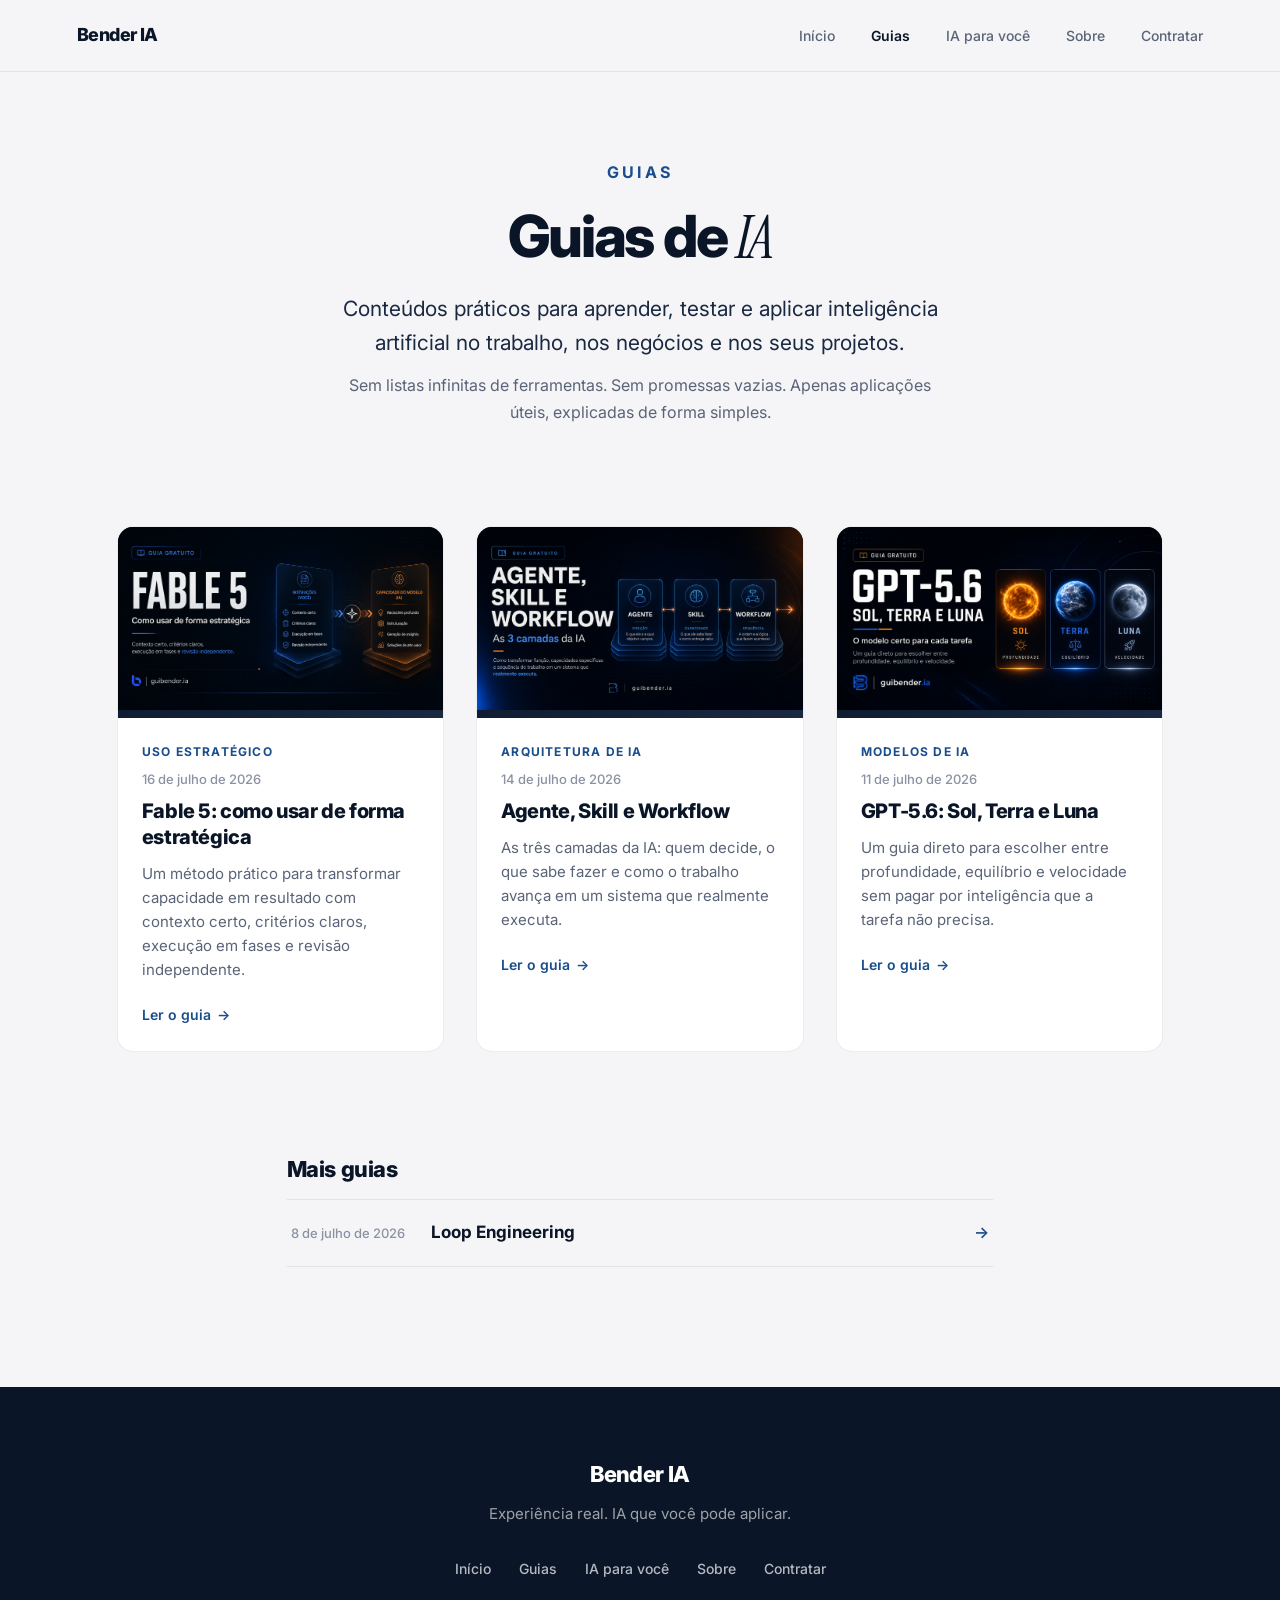
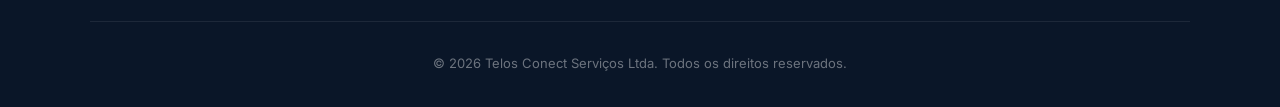
<file: blog/index.html>
<!DOCTYPE html>
<html lang="pt-BR">
<head>
<meta charset="UTF-8">
<meta name="viewport" content="width=device-width, initial-scale=1.0">
<title>Guias de IA | Bender IA</title>
<meta name="description" content="Conteúdos práticos para aprender, testar e aplicar inteligência artificial no trabalho, nos negócios e nos seus projetos.">
<link rel="preconnect" href="https://fonts.googleapis.com">
<link rel="preconnect" href="https://fonts.gstatic.com" crossorigin>
<link href="https://fonts.googleapis.com/css2?family=Instrument+Serif:ital@0;1&family=Inter:wght@300;400;500;600;700;800;900&display=swap" rel="stylesheet">
<style>
  *, *::before, *::after { box-sizing: border-box; margin: 0; padding: 0; }

  :root {
    --bg: #f5f5f7; --marine: #0a1628; --marine-soft: #1a2942; --teal: #2563b8;
    --teal-soft: #1a4d8c; --text-muted: #5a6478; --text-light: #8a92a3;
    --border: rgba(10,22,40,0.08); --border-strong: rgba(10,22,40,0.12);
    --steel-gradient: linear-gradient(135deg, #a8d4f5 0%, #5a9fdb 25%, #2563b8 60%, #1a4d8c 100%);
    --font-display: 'Instrument Serif', Georgia, serif;
    --font-body: 'Inter', -apple-system, BlinkMacSystemFont, sans-serif;
  }
  html { scroll-behavior: smooth; -webkit-font-smoothing: antialiased; }
  body { background: var(--bg); color: var(--marine); font-family: var(--font-body); font-size: 16px; line-height: 1.6; overflow-x: hidden; }
  ::selection { background: var(--teal); color: var(--marine); }

  /* === NAV === */
  nav { position: fixed; top: 0; left: 0; right: 0; z-index: 100; background: rgba(245,245,247,0.85); backdrop-filter: blur(16px); -webkit-backdrop-filter: blur(16px); border-bottom: 1px solid var(--border); height: 72px; display: flex; align-items: center; justify-content: space-between; padding: 0 6%; transition: all 0.3s; }
  .nav-logo { font-weight: 800; font-size: 18px; letter-spacing: -0.03em; color: var(--marine); text-decoration: none; }
  .nav-links { display: flex; gap: 36px; list-style: none; }
  .nav-links a { position: relative; font-size: 14px; color: var(--text-muted); text-decoration: none; font-weight: 500; transition: color 0.2s; }
  .nav-links a:hover { color: var(--marine); }
  .nav-links a::after { content: ''; position: absolute; bottom: -4px; left: 0; width: 0; height: 2px; background: var(--steel-gradient); border-radius: 1px; transition: width 0.3s ease; }
  .nav-links a:hover::after { width: 100%; }
  .nav-links a.active { color: var(--marine); font-weight: 600; }
  .nav-hamburger { display: none; background: none; border: none; cursor: pointer; padding: 8px; flex-direction: column; gap: 5px; }
  .nav-hamburger span { display: block; width: 22px; height: 2px; background: var(--marine); border-radius: 2px; transition: all 0.3s; }
  .nav-hamburger.active span:nth-child(1) { transform: rotate(45deg) translate(5px, 5px); }
  .nav-hamburger.active span:nth-child(2) { opacity: 0; }
  .nav-hamburger.active span:nth-child(3) { transform: rotate(-45deg) translate(5px, -5px); }
  .mobile-menu { display: none; position: fixed; top: 64px; left: 0; right: 0; background: var(--bg); border-bottom: 2px solid var(--border); padding: 24px 5%; z-index: 999; transform: translateY(-10px); opacity: 0; transition: all 0.3s ease; }
  .mobile-menu.show { display: block; transform: translateY(0); opacity: 1; }
  .mobile-menu a { display: block; font-size: 18px; font-weight: 600; color: var(--marine); text-decoration: none; padding: 14px 0; border-bottom: 1px solid var(--border); }
  .mobile-menu a:last-child { border-bottom: none; }

  /* === HEADER GUIAS === */
  .guias-header { padding: 160px 6% 60px; max-width: 800px; margin: 0 auto; text-align: center; }
  .guias-eyebrow { display: inline-flex; font-size: 16px; color: var(--teal-soft); font-weight: 700; letter-spacing: 0.2em; text-transform: uppercase; margin-bottom: 20px; }
  .guias-header h1 { font-size: clamp(36px, 5vw, 58px); font-weight: 800; letter-spacing: -0.04em; line-height: 1.05; margin-bottom: 24px; }
  .guias-header h1 em { font-family: var(--font-display); font-style: italic; font-weight: 400; }
  .guias-intro { font-size: clamp(18px, 16px + 0.4vw, 21px); color: var(--marine-soft); line-height: 1.6; margin-bottom: 12px; }
  .guias-sub { font-size: 16px; color: var(--text-muted); line-height: 1.7; max-width: 620px; margin: 0 auto; }

  /* === GRILLE — cartes em destaque (3 premiers articles) === */
  .blog-grid { max-width: 1200px; margin: 0 auto; padding: 40px 6% 100px; display: grid; grid-template-columns: repeat(auto-fit, minmax(300px, 1fr)); justify-content: center; gap: 32px; }
  .blog-card { background: white; border: 1px solid var(--border); border-radius: 16px; overflow: hidden; transition: all 0.3s; max-width: 420px; width: 100%; margin: 0 auto; }
  .blog-card:hover { border-color: var(--border-strong); transform: translateY(-4px); box-shadow: 0 20px 50px -20px rgba(10,22,40,0.15); }
  .blog-card-img { aspect-ratio: 16/9; background: linear-gradient(135deg, var(--marine) 0%, var(--marine-soft) 100%); }
  .blog-card-body { padding: 24px; }
  .blog-card-cat { font-size: 12px; font-weight: 700; letter-spacing: 0.1em; text-transform: uppercase; color: var(--teal-soft); margin-bottom: 8px; }
  .blog-card-date { font-size: 13px; color: var(--text-light); font-weight: 500; margin-bottom: 8px; }
  .blog-card-title { font-size: 20px; font-weight: 800; letter-spacing: -0.02em; color: var(--marine); margin-bottom: 12px; line-height: 1.3; }
  .blog-card-excerpt { font-size: 15px; color: var(--text-muted); line-height: 1.6; margin-bottom: 20px; }
  .blog-card-link { color: var(--teal-soft); font-weight: 600; font-size: 14px; text-decoration: none; display: inline-flex; align-items: center; gap: 6px; transition: gap 0.2s; }
  .blog-card:hover .blog-card-link { gap: 10px; }
  .blog-card-link::after { content: '→'; }

  .blog-empty { text-align: center; padding: 80px 6% 120px; color: var(--text-muted); font-size: 18px; }

  /* === LISTE COMPACTE — articles suivants, sans miniature (masquée si vide) === */
  .blog-list-wrap { max-width: 860px; margin: 0 auto; padding: 0 6% 120px; }
  .blog-list-title { font-size: 22px; font-weight: 800; letter-spacing: -0.02em; color: var(--marine); margin-bottom: 12px; }
  .blog-row { display: flex; align-items: baseline; gap: 20px; padding: 20px 4px; border-bottom: 1px solid var(--border); text-decoration: none; }
  .blog-row:first-of-type { border-top: 1px solid var(--border); }
  .blog-row-date { font-size: 13px; color: var(--text-light); font-weight: 500; white-space: nowrap; min-width: 120px; }
  .blog-row-title { flex: 1; font-size: 17px; font-weight: 700; color: var(--marine); line-height: 1.4; transition: color 0.2s; }
  .blog-row::after { content: '→'; color: var(--teal-soft); font-weight: 600; }
  .blog-row:hover .blog-row-title { color: var(--teal-soft); }

  /* === FOOTER === */
  footer { background: var(--marine); color: white; padding: 70px 6% 32px; }
  .footer-inner { max-width: 1100px; margin: 0 auto; text-align: center; }
  .footer-logo { font-weight: 800; font-size: 22px; letter-spacing: -0.03em; margin-bottom: 10px; }
  .footer-tagline { font-size: 15px; color: rgba(255,255,255,0.6); margin-bottom: 32px; }
  .footer-links { display: flex; justify-content: center; flex-wrap: wrap; gap: 28px; margin-bottom: 40px; }
  .footer-links a { font-size: 14px; color: rgba(255,255,255,0.7); text-decoration: none; font-weight: 500; transition: color 0.2s; }
  .footer-links a:hover { color: white; }
  .footer-bottom { padding-top: 28px; border-top: 1px solid rgba(255,255,255,0.08); }
  .footer-copy { font-size: 13px; color: rgba(255,255,255,0.4); }

  /* === RESPONSIVE === */
  @media (max-width: 1024px) { .blog-grid { grid-template-columns: 1fr; max-width: 560px; } }
  @media (max-width: 700px) {
    nav { padding: 0 5%; height: 64px; }
    .nav-links { display: none; }
    .nav-hamburger { display: flex; }
    .guias-header { padding: 130px 5% 50px; }
    .blog-grid { padding-left: 5%; padding-right: 5%; }
    .blog-list-wrap { padding-left: 5%; padding-right: 5%; }
    .blog-row { flex-direction: column; gap: 4px; padding: 16px 4px; }
    .blog-row-date { min-width: 0; }
    .blog-row::after { display: none; }
  }
</style>
</head>
<body>

<!-- ============== NAV ============== -->
<nav>
  <a href="/" class="nav-logo">Bender IA</a>
  <ul class="nav-links">
    <li><a href="/">Início</a></li>
    <li><a href="/blog" class="active">Guias</a></li>
    <li><a href="/#ia-para-voce">IA para você</a></li>
    <li><a href="/sobre.html">Sobre</a></li>
    <li><a href="/#contact">Contratar</a></li>
  </ul>
  <button class="nav-hamburger" id="nav-hamburger" aria-label="Menu"><span></span><span></span><span></span></button>
</nav>
<div class="mobile-menu" id="mobile-menu">
  <a href="/">Início</a>
  <a href="/blog">Guias</a>
  <a href="/#ia-para-voce">IA para você</a>
  <a href="/sobre.html">Sobre</a>
  <a href="/#contact">Contratar</a>
</div>

<!-- ============== HEADER GUIAS ============== -->
<div class="guias-header">
  <div class="guias-eyebrow">Guias</div>
  <h1>Guias de <em>IA</em></h1>
  <p class="guias-intro">Conteúdos práticos para aprender, testar e aplicar inteligência artificial no trabalho, nos negócios e nos seus projetos.</p>
  <p class="guias-sub">Sem listas infinitas de ferramentas. Sem promessas vazias. Apenas aplicações úteis, explicadas de forma simples.</p>
</div>

<!-- ============== LISTE DES GUIAS (alimentée par build-blog.js via ARTICLES) ============== -->
<div class="blog-grid" id="blog-grid">
  <!-- Cartes injectées par JS -->
</div>
<div class="blog-empty" id="blog-empty" style="display:none;">Nenhum guia por enquanto. Volte em breve.</div>

<!-- ============== LISTE COMPACTE (affichée seulement s'il reste des articles après les 3 en destaque) ============== -->
<div class="blog-list-wrap" id="blog-list-wrap" style="display:none;">
  <h2 class="blog-list-title">Mais guias</h2>
  <div id="blog-list"></div>
</div>

<!-- ============== FOOTER ============== -->
<footer>
  <div class="footer-inner">
    <div class="footer-logo">Bender IA</div>
    <p class="footer-tagline">Experiência real. IA que você pode aplicar.</p>
    <div class="footer-links">
      <a href="/">Início</a>
      <a href="/blog">Guias</a>
      <a href="/#ia-para-voce">IA para você</a>
      <a href="/sobre.html">Sobre</a>
      <a href="/#contact">Contratar</a>
    </div>
    <div class="footer-bottom">
      <span class="footer-copy">© 2026 Telos Conect Serviços Ltda. Todos os direitos reservados.</span>
    </div>
  </div>
</footer>

<script>
// Articles statiques — bloc regénéré à chaque build par build-blog.js (ne pas changer le format)
const ARTICLES = [
  {
    title: "Fable 5: como usar de forma estratégica",
    date: "2026-07-16",
    slug: "fable-5-como-usar-de-forma-estrategica",
    excerpt: "Um método prático para transformar capacidade em resultado com contexto certo, critérios claros, execução em fases e revisão independente.",
    image: "/public/images/guias/fable-5-como-usar-de-forma-estrategica-cover.png",
    category: "Uso estratégico"
  },
  {
    title: "Agente, Skill e Workflow",
    date: "2026-07-14",
    slug: "agente-skill-e-workflow",
    excerpt: "As três camadas da IA: quem decide, o que sabe fazer e como o trabalho avança em um sistema que realmente executa.",
    image: "/public/images/guias/agente-skill-e-workflow-cover.png",
    category: "Arquitetura de IA"
  },
  {
    title: "GPT-5.6: Sol, Terra e Luna",
    date: "2026-07-11",
    slug: "gpt-5-6-sol-terra-e-luna",
    excerpt: "Um guia direto para escolher entre profundidade, equilíbrio e velocidade sem pagar por inteligência que a tarefa não precisa.",
    image: "/public/images/guias/gpt-5-6-sol-terra-e-luna-cover.png",
    category: "Modelos de IA"
  },
  {
    title: "Loop Engineering",
    date: "2026-07-08",
    slug: "loop-engineering",
    excerpt: "Como construir agentes de IA que executam, verificam, corrigem e continuam trabalhando até atingir um resultado definido.",
    image: "/public/images/guias/loop-engineering-cover.png",
    category: "Agentes de IA"
  }
];

const grid = document.getElementById('blog-grid');
const empty = document.getElementById('blog-empty');
const listWrap = document.getElementById('blog-list-wrap');
const list = document.getElementById('blog-list');

// Les 3 premiers articles (déjà triés du plus récent au plus ancien par le build)
// deviennent des cartes en destaque ; les suivants alimentent la liste compacte.
const featured = ARTICLES.slice(0, 3);
const rest = ARTICLES.slice(3);

if (ARTICLES.length === 0) {
  grid.style.display = 'none';
  empty.style.display = 'block';
} else {
  featured.forEach(a => {
    const card = document.createElement('a');
    card.href = `/blog/${a.slug}.html`;
    card.style.textDecoration = 'none';
    card.style.color = 'inherit';
    card.className = 'blog-card';

    // Image de couverture (champ contrôlé par le build)
    const imgWrap = document.createElement('div');
    imgWrap.className = 'blog-card-img';
    if (a.image) {
      const img = document.createElement('img');
      img.src = a.image;
      img.alt = '';
      img.style.cssText = 'width:100%;height:100%;object-fit:cover;';
      imgWrap.appendChild(img);
    }

    // Corps de la carte — textContent empêche toute injection HTML
    const body = document.createElement('div');
    body.className = 'blog-card-body';

    // Catégorie affichée seulement si présente (les anciens articles n'en ont pas)
    if (a.category) {
      const catEl = document.createElement('div');
      catEl.className = 'blog-card-cat';
      catEl.textContent = a.category;
      body.appendChild(catEl);
    }

    const dateEl = document.createElement('div');
    dateEl.className = 'blog-card-date';
    dateEl.textContent = new Date(a.date + 'T12:00:00').toLocaleDateString('pt-BR', { day: 'numeric', month: 'long', year: 'numeric' });

    const titleEl = document.createElement('div');
    titleEl.className = 'blog-card-title';
    titleEl.textContent = a.title;

    const excerptEl = document.createElement('div');
    excerptEl.className = 'blog-card-excerpt';
    excerptEl.textContent = a.excerpt;

    const linkEl = document.createElement('span');
    linkEl.className = 'blog-card-link';
    linkEl.textContent = "Ler o guia";

    body.appendChild(dateEl);
    body.appendChild(titleEl);
    body.appendChild(excerptEl);
    body.appendChild(linkEl);

    card.appendChild(imgWrap);
    card.appendChild(body);
    grid.appendChild(card);
  });

  // Liste compacte — chaque ligne est un lien <a> entièrement cliquable
  if (rest.length > 0) {
    listWrap.style.display = 'block';
    rest.forEach(a => {
      const row = document.createElement('a');
      row.className = 'blog-row';
      row.href = `/blog/${a.slug}.html`;

      const dateEl = document.createElement('span');
      dateEl.className = 'blog-row-date';
      dateEl.textContent = new Date(a.date + 'T12:00:00').toLocaleDateString('pt-BR', { day: 'numeric', month: 'long', year: 'numeric' });

      const titleEl = document.createElement('span');
      titleEl.className = 'blog-row-title';
      titleEl.textContent = a.title;

      row.appendChild(dateEl);
      row.appendChild(titleEl);
      list.appendChild(row);
    });
  }
}

// Menu mobile — même comportement que la homepage
const hamburger = document.getElementById('nav-hamburger');
const mobileMenu = document.getElementById('mobile-menu');
if (hamburger && mobileMenu) {
  hamburger.addEventListener('click', () => {
    hamburger.classList.toggle('active');
    mobileMenu.classList.toggle('show');
  });
  mobileMenu.querySelectorAll('a').forEach(a => {
    a.addEventListener('click', () => {
      hamburger.classList.remove('active');
      mobileMenu.classList.remove('show');
    });
  });
}
</script>
</body>
</html>
</file>
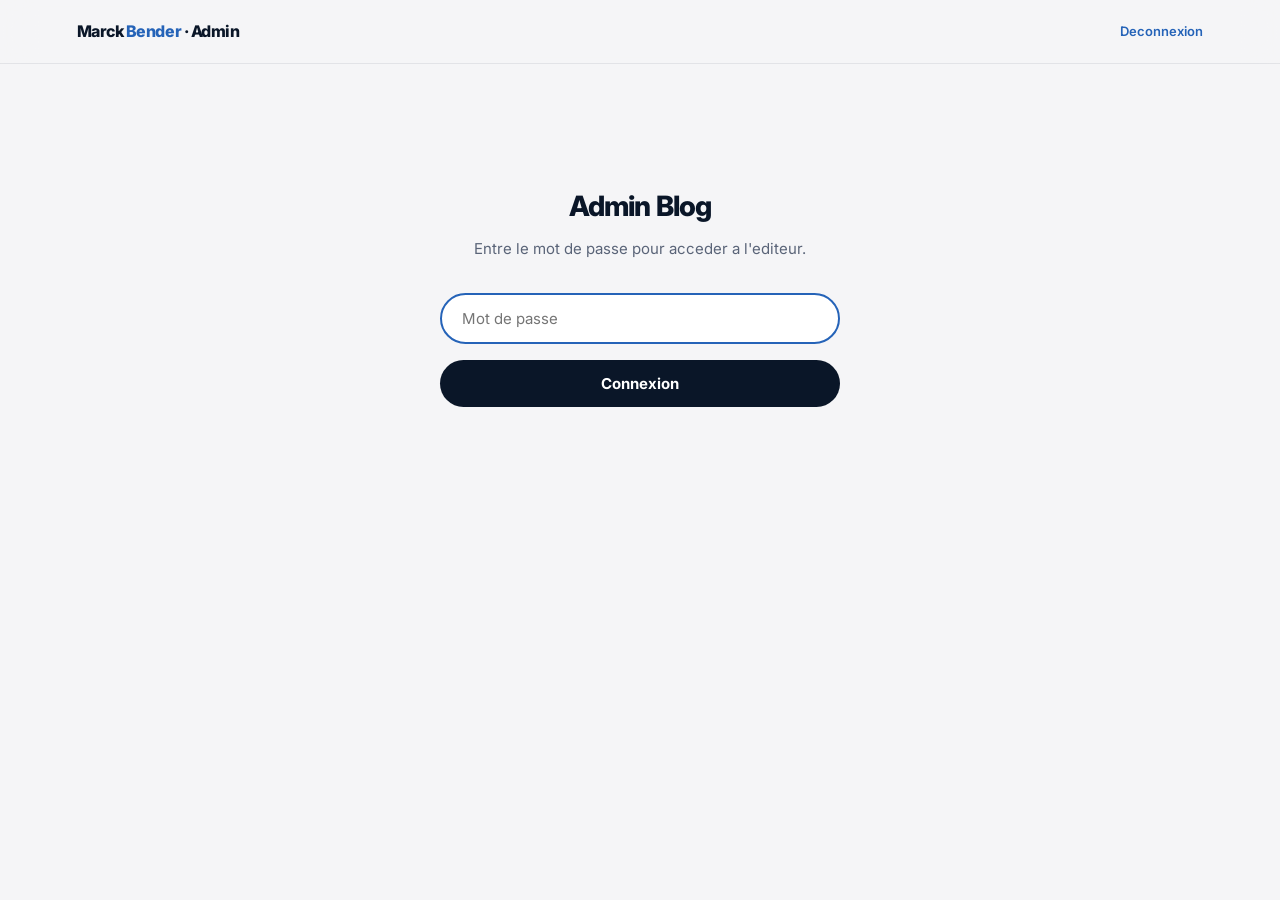
<file: admin.html>
<!DOCTYPE html>
<html lang="fr">
<head>
<meta charset="UTF-8">
<meta name="viewport" content="width=device-width, initial-scale=1.0">
<title>Admin Blog — Marck Bender</title>
<link rel="preconnect" href="https://fonts.googleapis.com">
<link rel="preconnect" href="https://fonts.gstatic.com" crossorigin>
<link href="https://fonts.googleapis.com/css2?family=Instrument+Serif:ital@0;1&family=Inter:wght@300;400;500;600;700;800;900&display=swap" rel="stylesheet">
<style>
*, *::before, *::after { box-sizing: border-box; margin: 0; padding: 0; }
:root {
  --bg: #f5f5f7; --marine: #0a1628; --marine-soft: #1a2942;
  --teal: #2563b8; --teal-soft: #1a4d8c; --text-muted: #5a6478; --text-light: #8a92a3;
  --border: rgba(10,22,40,0.08); --border-strong: rgba(10,22,40,0.12);
  --steel-gradient: linear-gradient(135deg, #a8d4f5 0%, #5a9fdb 25%, #2563b8 60%, #1a4d8c 100%);
  --font-display: 'Instrument Serif', Georgia, serif;
  --font-body: 'Inter', -apple-system, BlinkMacSystemFont, sans-serif;
}
html { scroll-behavior: smooth; -webkit-font-smoothing: antialiased; }
body { background: var(--bg); color: var(--marine); font-family: var(--font-body); font-size: 16px; line-height: 1.6; }

nav { position: sticky; top: 0; z-index: 100; background: rgba(245,245,247,0.9); backdrop-filter: blur(16px); border-bottom: 1px solid var(--border); height: 64px; display: flex; align-items: center; justify-content: space-between; padding: 0 6%; }
.nav-logo { font-weight: 800; font-size: 16px; letter-spacing: -0.03em; color: var(--marine); text-decoration: none; }
.nav-logo span { color: var(--teal); }
.nav-right { display: flex; align-items: center; gap: 16px; }
.nav-status { font-size: 13px; color: var(--text-muted); }
.nav-logout { font-size: 13px; color: var(--teal); text-decoration: none; font-weight: 600; cursor: pointer; }

.container { max-width: 1060px; margin: 0 auto; padding: 40px 3% 80px; }

/* Login */
.login-wrap { max-width: 400px; margin: 120px auto; text-align: center; }
.login-wrap h1 { font-size: 28px; font-weight: 800; margin-bottom: 8px; letter-spacing: -0.03em; }
.login-wrap p { color: var(--text-muted); margin-bottom: 32px; font-size: 15px; }
.login-field { width: 100%; padding: 14px 20px; border: 2px solid var(--border-strong); border-radius: 100px; font-size: 15px; font-family: var(--font-body); outline: none; margin-bottom: 16px; transition: border-color 0.2s; }
.login-field:focus { border-color: var(--teal); }
.login-btn { width: 100%; padding: 14px; background: var(--marine); color: white; font-weight: 700; border: none; border-radius: 100px; font-size: 15px; cursor: pointer; font-family: var(--font-body); transition: all 0.2s; }
.login-btn:hover { background: var(--marine-soft); }
.login-error { color: #dc2626; font-size: 14px; margin-top: 12px; display: none; }

/* Editor */
.editor-header { display: flex; justify-content: space-between; align-items: center; margin-bottom: 32px; }
.editor-header h2 { font-size: 24px; font-weight: 800; letter-spacing: -0.03em; }
.editor-actions { display: flex; gap: 12px; }
.btn { padding: 12px 24px; border-radius: 100px; border: none; font-size: 14px; font-weight: 600; font-family: var(--font-body); cursor: pointer; transition: all 0.2s; }
.btn-secondary { background: white; color: var(--marine); border: 2px solid var(--border-strong); }
.btn-secondary:hover { border-color: var(--teal); }
.btn-primary { background: var(--steel-gradient); color: white; box-shadow: inset 0 -3px 6px rgba(0,0,0,0.35), inset 0 3px 4px rgba(255,255,255,0.4), 0 4px 16px rgba(37,99,184,0.4); }
.btn-primary:hover { transform: translateY(-1px); box-shadow: inset 0 -3px 6px rgba(0,0,0,0.35), inset 0 3px 4px rgba(255,255,255,0.4), 0 8px 24px rgba(37,99,184,0.5); }
.btn-primary:disabled { opacity: 0.5; cursor: not-allowed; transform: none; }
.toolbar-btn { background: rgba(255,255,255,0.1); border: 1px solid rgba(255,255,255,0.15); color: white; padding: 4px 10px; border-radius: 6px; font-size: 12px; font-weight: 600; cursor: pointer; display: inline-flex; align-items: center; gap: 4px; font-family: var(--font-body); transition: all 0.15s; }
.toolbar-btn:hover { background: rgba(255,255,255,0.2); }
.toolbar-sep { width: 1px; height: 20px; background: rgba(255,255,255,0.2); margin: 0 4px; }

/* Image modal */
.img-modal-overlay { position: fixed; inset: 0; background: rgba(10,22,40,0.6); backdrop-filter: blur(6px); display: flex; align-items: center; justify-content: center; z-index: 9998; opacity: 0; pointer-events: none; transition: opacity 0.25s; }
.img-modal-overlay.show { opacity: 1; pointer-events: auto; }
.img-modal { background: white; border-radius: 16px; padding: 32px; max-width: 480px; width: 90%; box-shadow: 0 32px 80px -20px rgba(10,22,40,0.4); transform: scale(0.95); transition: transform 0.3s cubic-bezier(0.16, 1, 0.3, 1); }
.img-modal-overlay.show .img-modal { transform: scale(1); }
.img-modal h3 { font-size: 18px; font-weight: 800; margin-bottom: 8px; }
.img-modal p { font-size: 14px; color: var(--text-muted); margin-bottom: 20px; }
.img-modal-tabs { display: flex; gap: 8px; margin-bottom: 20px; }
.img-modal-tab { flex: 1; padding: 10px; border: 2px solid var(--border-strong); border-radius: 10px; background: white; font-size: 13px; font-weight: 600; cursor: pointer; text-align: center; font-family: var(--font-body); transition: all 0.15s; }
.img-modal-tab.active { border-color: var(--teal); color: var(--teal); background: rgba(37,99,184,0.04); }
.img-modal-input { width: 100%; padding: 12px 16px; border: 2px solid var(--border-strong); border-radius: 10px; font-size: 14px; font-family: var(--font-body); outline: none; margin-bottom: 8px; transition: border-color 0.2s; }
.img-modal-input:focus { border-color: var(--teal); }
.img-modal-preview { text-align: center; margin: 16px 0; min-height: 60px; }
.img-modal-preview img { max-width: 100%; max-height: 200px; border-radius: 10px; }
.img-modal-actions { display: flex; gap: 10px; margin-top: 16px; }
.img-modal-actions .btn { flex: 1; text-align: center; }

.form-grid { display: grid; grid-template-columns: 1fr 1fr; gap: 16px; margin-bottom: 24px; }
.form-group { display: flex; flex-direction: column; gap: 6px; }
.form-group.full { grid-column: 1 / -1; }
.form-label { font-size: 13px; font-weight: 700; color: var(--text-muted); letter-spacing: 0.04em; text-transform: uppercase; }
.form-input { padding: 12px 16px; border: 2px solid var(--border-strong); border-radius: 12px; font-size: 15px; font-family: var(--font-body); outline: none; transition: border-color 0.2s; }
.form-input:focus { border-color: var(--teal); }

.editor-body { margin-bottom: 32px; border: 2px solid var(--border-strong); border-radius: 16px; overflow: hidden; }
.editor-pane { display: flex; flex-direction: column; }
.editor-pane-header { padding: 12px 16px; background: var(--marine); color: white; font-size: 12px; font-weight: 700; letter-spacing: 0.08em; text-transform: uppercase; }
.editor-textarea { padding: 24px; border: none; font-size: 16px; font-family: 'SF Mono', Monaco, 'Cascadia Code', monospace; line-height: 1.7; resize: none; outline: none; color: var(--marine); background: white; width: 100%; min-height: 600px; box-sizing: border-box; }

/* Articles list */
.articles-list { margin-top: 40px; }
.articles-list h3 { font-size: 18px; font-weight: 800; margin-bottom: 16px; letter-spacing: -0.02em; }
.article-row { display: flex; justify-content: space-between; align-items: center; padding: 16px 20px; background: white; border-radius: 12px; margin-bottom: 8px; border: 1px solid var(--border); transition: all 0.2s; }
.article-row:hover { border-color: var(--teal); box-shadow: 0 4px 16px -8px rgba(37,99,184,0.15); }
.article-row-info h4 { font-size: 15px; font-weight: 700; margin-bottom: 4px; }
.article-row-info span { font-size: 13px; color: var(--text-light); }
.article-row-actions { display: flex; gap: 8px; }
.btn-sm { padding: 8px 16px; font-size: 13px; border-radius: 100px; border: none; font-weight: 600; cursor: pointer; font-family: var(--font-body); transition: all 0.2s; }
.btn-edit { background: rgba(37,99,184,0.08); color: var(--teal); }
.btn-edit:hover { background: rgba(37,99,184,0.15); }
.btn-delete { background: rgba(220,38,38,0.08); color: #dc2626; }
.btn-delete:hover { background: rgba(220,38,38,0.15); }

/* Toast */
.toast { position: fixed; bottom: 24px; right: 24px; padding: 16px 24px; border-radius: 12px; font-size: 14px; font-weight: 600; z-index: 9999; transform: translateY(100px); opacity: 0; transition: all 0.4s cubic-bezier(0.16, 1, 0.3, 1); }
.toast.show { transform: translateY(0); opacity: 1; }
.toast.success { background: #0a1628; color: white; }
.toast.error { background: #dc2626; color: white; }

/* Responsive */
@media (max-width: 700px) {
  .form-grid { grid-template-columns: 1fr; }
  .editor-body { grid-template-columns: 1fr; min-height: auto; }
  .editor-pane:nth-child(1) { border-right: none; border-bottom: 1px solid var(--border); }
  .editor-textarea { min-height: 300px; }
  .preview { min-height: 300px; }
  .editor-header { flex-direction: column; gap: 16px; align-items: flex-start; }
}

.hidden { display: none !important; }
</style>
</head>
<body>

<!-- Nav -->
<nav>
  <a href="/" class="nav-logo">Marck <span>Bender</span> · Admin</a>
  <div class="nav-right">
    <span class="nav-status" id="nav-status"></span>
    <a class="nav-logout" id="nav-logout">Deconnexion</a>
  </div>
</nav>

<!-- Login -->
<div class="login-wrap" id="login-section">
  <h1>Admin Blog</h1>
  <p>Entre le mot de passe pour acceder a l'editeur.</p>
  <input type="password" class="login-field" id="login-pass" placeholder="Mot de passe" autofocus>
  <button class="login-btn" id="login-btn">Connexion</button>
  <div class="login-error" id="login-error">Mot de passe incorrect</div>
</div>

<!-- Editor -->
<div class="container hidden" id="editor-section">
  <div class="editor-header">
    <h2 id="editor-title">Nouvel article</h2>
    <div class="editor-actions">
      <button class="btn btn-secondary" id="btn-new">Nouveau</button>
      <button class="btn btn-primary" id="btn-publish">Publier</button>
    </div>
  </div>

  <div class="form-grid">
    <div class="form-group">
      <label class="form-label">Titre</label>
      <input class="form-input" id="field-title" placeholder="Titre de l'article">
    </div>
    <div class="form-group">
      <label class="form-label">Date</label>
      <input class="form-input" id="field-date" type="date">
    </div>
    <div class="form-group full">
      <label class="form-label">Extrait</label>
      <input class="form-input" id="field-excerpt" placeholder="Resume en une phrase">
    </div>
    <div class="form-group full">
      <label class="form-label">Image de couverture</label>
      <div style="display:flex;gap:10px;align-items:center;">
        <button class="toolbar-btn" id="btn-cover" type="button" style="background:var(--marine);color:white;border:none;padding:10px 20px;border-radius:8px;font-size:14px;font-weight:600;">Uploader une image</button>
        <input type="file" accept="image/*" id="cover-file-input" style="display:none">
        <span id="cover-preview" style="font-size:14px;color:var(--text-muted);"></span>
      </div>
      <input type="hidden" id="field-image" value="">
    </div>
  </div>

  <div class="editor-body">
    <div class="editor-pane">
      <div class="editor-pane-header" style="display:flex;justify-content:space-between;align-items:center;">
        <span>Markdown</span>
        <div style="display:flex;gap:6px;">
          <button class="toolbar-btn" id="btn-img" title="Inserer une image">
            <svg width="16" height="16" viewBox="0 0 24 24" fill="none" stroke="currentColor" stroke-width="2" stroke-linecap="round" stroke-linejoin="round"><rect x="3" y="3" width="18" height="18" rx="2"/><circle cx="8.5" cy="8.5" r="1.5"/><path d="M21 15l-5-5L5 21"/></svg>
            Image
          </button>
          <button class="toolbar-btn" id="btn-bold" title="Gras">
            <svg width="14" height="14" viewBox="0 0 24 24" fill="none" stroke="currentColor" stroke-width="3" stroke-linecap="round" stroke-linejoin="round"><path d="M6 4h8a4 4 0 0 1 4 4 4 4 0 0 1-4 4H6z"/><path d="M6 12h9a4 4 0 0 1 4 4 4 4 0 0 1-4 4H6z"/></svg>
          </button>
          <button class="toolbar-btn" id="btn-italic" title="Italique">
            <svg width="14" height="14" viewBox="0 0 24 24" fill="none" stroke="currentColor" stroke-width="2.5" stroke-linecap="round" stroke-linejoin="round"><line x1="19" y1="4" x2="10" y2="4"/><line x1="14" y1="20" x2="5" y2="20"/><line x1="15" y1="4" x2="9" y2="20"/></svg>
          </button>
          <button class="toolbar-btn" id="btn-heading" title="Titre">
            <svg width="14" height="14" viewBox="0 0 24 24" fill="none" stroke="currentColor" stroke-width="2.5" stroke-linecap="round" stroke-linejoin="round"><path d="M4 12h8"/><path d="M4 18V6"/><path d="M12 18V6"/><path d="M17 12l3-2v8"/></svg>
          </button>
          <div class="toolbar-sep"></div>
          <button class="toolbar-btn" id="btn-align-left" title="Aligner a gauche">
            <svg width="14" height="14" viewBox="0 0 24 24" fill="none" stroke="currentColor" stroke-width="2.5" stroke-linecap="round"><path d="M17 10H3"/><path d="M21 6H3"/><path d="M21 14H3"/><path d="M17 18H3"/></svg>
          </button>
          <button class="toolbar-btn" id="btn-align-center" title="Centrer">
            <svg width="14" height="14" viewBox="0 0 24 24" fill="none" stroke="currentColor" stroke-width="2.5" stroke-linecap="round"><path d="M18 10H6"/><path d="M21 6H3"/><path d="M21 14H3"/><path d="M18 18H6"/></svg>
          </button>
          <button class="toolbar-btn" id="btn-align-right" title="Aligner a droite">
            <svg width="14" height="14" viewBox="0 0 24 24" fill="none" stroke="currentColor" stroke-width="2.5" stroke-linecap="round"><path d="M21 10H7"/><path d="M21 6H3"/><path d="M21 14H3"/><path d="M21 18H7"/></svg>
          </button>
          <div class="toolbar-sep"></div>
          <button class="toolbar-btn" id="btn-list" title="Liste a puces">
            <svg width="14" height="14" viewBox="0 0 24 24" fill="none" stroke="currentColor" stroke-width="2.5" stroke-linecap="round"><path d="M8 6h13"/><path d="M8 12h13"/><path d="M8 18h13"/><circle cx="3" cy="6" r="1" fill="currentColor"/><circle cx="3" cy="12" r="1" fill="currentColor"/><circle cx="3" cy="18" r="1" fill="currentColor"/></svg>
          </button>
          <button class="toolbar-btn" id="btn-large" title="Texte plus grand">
            <svg width="14" height="14" viewBox="0 0 24 24" fill="none" stroke="currentColor" stroke-width="2.5" stroke-linecap="round" stroke-linejoin="round"><path d="M4 7V4h16v3"/><path d="M9 20h6"/><path d="M12 4v16"/></svg>
          </button>
          <div class="toolbar-sep"></div>
          <button class="toolbar-btn" id="btn-link" title="Inserer un lien">
            <svg width="14" height="14" viewBox="0 0 24 24" fill="none" stroke="currentColor" stroke-width="2.5" stroke-linecap="round" stroke-linejoin="round"><path d="M10 13a5 5 0 0 0 7.54.54l3-3a5 5 0 0 0-7.07-7.07l-1.72 1.71"/><path d="M14 11a5 5 0 0 0-7.54-.54l-3 3a5 5 0 0 0 7.07 7.07l1.71-1.71"/></svg>
            Lien
          </button>
        </div>
      </div>
      <textarea class="editor-textarea" id="field-content" placeholder="Ecris ton article en markdown ici...&#10;&#10;## Mon sous-titre&#10;&#10;Mon paragraphe...&#10;&#10;**gras** *italique*"></textarea>
    </div>
  </div>

  <div class="articles-list">
    <h3>Articles publies</h3>
    <div id="articles-list"></div>
  </div>
</div>

<!-- Toast -->
<div class="toast" id="toast"></div>

<!-- Image modal -->
<div class="img-modal-overlay" id="img-modal">
  <div class="img-modal">
    <h3>Inserer une image</h3>
    <p>Colle l'URL d'une image ou uploade un fichier.</p>
    <div class="img-modal-tabs">
      <button class="img-modal-tab active" id="img-tab-url">URL</button>
      <button class="img-modal-tab" id="img-tab-upload">Upload</button>
    </div>
    <div id="img-panel-url">
      <input class="img-modal-input" id="img-url-input" placeholder="https://exemple.com/photo.jpg">
    </div>
    <div id="img-panel-upload" class="hidden">
      <input type="file" accept="image/*" id="img-file-input" style="display:none">
      <button class="btn btn-secondary" style="width:100%;margin-bottom:8px;" id="img-choose-file">Choisir un fichier</button>
      <div id="img-file-name" style="font-size:13px;color:var(--text-muted);text-align:center;"></div>
    </div>
    <div class="img-modal-preview" id="img-preview"></div>
    <input class="img-modal-input" id="img-alt-input" placeholder="Description de l'image (optionnel)">
    <div class="img-modal-actions">
      <button class="btn btn-secondary" id="img-cancel">Annuler</button>
      <button class="btn btn-primary" id="img-insert">Inserer</button>
    </div>
  </div>
</div>

<script>
let authToken = sessionStorage.getItem('mb_token') || '';

// En-tête d'authentification pour les appels API
function authHeaders(extra = {}) {
  return { ...extra, 'Authorization': 'Bearer ' + authToken };
}

const loginSection = document.getElementById('login-section');
const editorSection = document.getElementById('editor-section');
const loginBtn = document.getElementById('login-btn');
const loginPass = document.getElementById('login-pass');
const loginError = document.getElementById('login-error');
const navStatus = document.getElementById('nav-status');
const navLogout = document.getElementById('nav-logout');
const fieldTitle = document.getElementById('field-title');
const fieldDate = document.getElementById('field-date');
const fieldExcerpt = document.getElementById('field-excerpt');
const fieldContent = document.getElementById('field-content');
const previewEl = document.getElementById('preview');
const btnPublish = document.getElementById('btn-publish');
const btnNew = document.getElementById('btn-new');
const editorTitle = document.getElementById('editor-title');
const toastEl = document.getElementById('toast');
const articlesListEl = document.getElementById('articles-list');

// --- Auth ---
function checkAuth() {
  if (authToken) { showEditor(); return; }
  showLogin();
}
function showLogin() { loginSection.classList.remove('hidden'); editorSection.classList.add('hidden'); navStatus.textContent = ''; }
function showEditor() { loginSection.classList.add('hidden'); editorSection.classList.remove('hidden'); navStatus.textContent = 'Connecte'; loadArticles(); }

loginBtn.addEventListener('click', doLogin);
loginPass.addEventListener('keydown', e => { if (e.key === 'Enter') doLogin(); });
navLogout.addEventListener('click', () => { authToken = ''; sessionStorage.removeItem('mb_token'); showLogin(); });

async function doLogin() {
  const pass = loginPass.value;
  if (!pass) return;
  loginBtn.textContent = 'Connexion...';
  try {
    const res = await fetch('/api/auth', {
      method: 'POST',
      headers: { 'Authorization': 'Bearer ' + pass }
    });
    if (res.ok) {
      authToken = pass;
      sessionStorage.setItem('mb_token', pass);
      showEditor();
    } else {
      loginError.style.display = 'block';
      loginPass.value = '';
      loginPass.focus();
    }
  } catch {
    loginError.style.display = 'block';
    loginPass.value = '';
  }
  loginBtn.textContent = 'Connexion';
}

// --- Sanitize markdown output for safe rendering ---
function escapeHtml(str) {
  return str.replace(/&/g, '&amp;').replace(/</g, '&lt;').replace(/>/g, '&gt;').replace(/"/g, '&quot;');
}

function mdToHtml(md) {
  const placeholders = [];
  let text = md.replace(/<[^>]+>[\s\S]*?<\/[^>]+>|<[^>]+\/?>/gi, m => { placeholders.push(m); return `%%PH${placeholders.length - 1}%%`; });
  let html = escapeHtml(text);
  placeholders.forEach((tag, i) => { html = html.replace(`%%PH${i}%%`, tag); });
  html = html
    .replace(/^### (.+)$/gm, '<h3>$1</h3>')
    .replace(/^## (.+)$/gm, '<h2>$1</h2>')
    .replace(/^# (.+)$/gm, '<h1>$1</h1>')
    .replace(/\*\*(.+?)\*\*/g, '<strong>$1</strong>')
    .replace(/\*(.+?)\*/g, '<em>$1</em>')
    .replace(/`(.+?)`/g, '<code>$1</code>')
    .replace(/!\[([^\]]*)\]\(([^)]+)\)/g, '<img src="$2" alt="$1" style="max-width:100%;border-radius:12px;margin:16px 0;">')
    .replace(/^&gt; (.+)$/gm, '<blockquote><p>$1</p></blockquote>')
    .replace(/^- (.+)$/gm, '<li>$1</li>')
    .replace(/(<li>[\s\S]*?<\/li>)/g, '<ul>$1</ul>')
    .replace(/<\/ul>\s*<ul>/g, '')
    .replace(/\n\n/g, '</p><p>')
    .replace(/^(?!<)/, '<p>')
    .replace(/(?!>)$/, '</p>');
  return html;
}

fieldContent.addEventListener('input', () => {
  previewEl.innerHTML = mdToHtml(fieldContent.value);
});

// --- Cover image upload ---
const coverBtn = document.getElementById('btn-cover');
const coverInput = document.getElementById('cover-file-input');
const coverPreview = document.getElementById('cover-preview');
const coverField = document.getElementById('field-image');
coverBtn.addEventListener('click', () => coverInput.click());
coverInput.addEventListener('change', async () => {
  const file = coverInput.files[0];
  if (!file) return;
  coverBtn.textContent = 'Upload...';
  const reader = new FileReader();
  reader.onload = async (e) => {
    const base64 = e.target.result.split(',')[1];
    const ext = file.name.split('.').pop();
    const imgName = `img-${Date.now()}.${ext}`;
    try {
      const res = await fetch('/api/publish-article', {
        method: 'POST',
        headers: authHeaders({ 'Content-Type': 'application/json' }),
        body: JSON.stringify({ filename: `images/${imgName}`, content: base64, isImage: true, originalName: file.name })
      });
      if (res.ok) {
        coverField.value = `/images/${imgName}`;
        coverPreview.textContent = 'Image ajoutee !';
        coverBtn.textContent = 'Changer l\'image';
      } else {
        coverField.value = e.target.result;
        coverPreview.textContent = 'Image ajoutee (base64)';
        coverBtn.textContent = 'Changer l\'image';
      }
    } catch {
      coverField.value = e.target.result;
      coverPreview.textContent = 'Image ajoutee (base64)';
      coverBtn.textContent = 'Changer l\'image';
    }
  };
  reader.readAsDataURL(file);
});

// --- Slug ---
function slugify(text) {
  return text.toLowerCase()
    .normalize('NFD').replace(/[̀-ͯ]/g, '')
    .replace(/[^a-z0-9]+/g, '-')
    .replace(/(^-|-$)/g, '');
}

// --- Date default ---
fieldDate.value = new Date().toISOString().split('T')[0];

// --- Publish ---
btnPublish.addEventListener('click', async () => {
  const title = fieldTitle.value.trim();
  const date = fieldDate.value;
  const excerpt = fieldExcerpt.value.trim();
  const image = document.getElementById('field-image').value.trim();
  const content = fieldContent.value.trim();

  if (!title || !content) { showToast('Remplis le titre et le contenu', 'error'); return; }

  const slug = slugify(title);
  const md = `---\ntitle: "${title}"\ndate: ${date}\nslug: ${slug}\nexcerpt: "${excerpt}"\nimage: "${image}"\n---\n\n${content}`;

  btnPublish.disabled = true;
  btnPublish.textContent = 'Publication...';

  try {
    const res = await fetch('/api/publish-article', {
      method: 'POST',
      headers: authHeaders({ 'Content-Type': 'application/json' }),
      body: JSON.stringify({ filename: `${date}-${slug}.md`, content: md })
    });
    const data = await res.json();
    if (res.ok) {
      showToast('Article publie ! Redeploiement en cours...', 'success');
      resetForm();
      setTimeout(() => loadArticles(), 3000);
    } else {
      showToast(data.error || 'Erreur', 'error');
    }
  } catch {
    showToast('Erreur de connexion', 'error');
  }
  btnPublish.disabled = false;
  btnPublish.textContent = 'Publier';
});

// --- Load articles ---
async function loadArticles() {
  try {
    const res = await fetch('/api/list-articles', { headers: authHeaders() });
    const data = await res.json();
    if (data.articles) {
      articlesListEl.textContent = '';
      data.articles.forEach(a => {
        const row = document.createElement('div');
        row.className = 'article-row';

        const info = document.createElement('div');
        info.className = 'article-row-info';
        const h4 = document.createElement('h4');
        h4.textContent = a.title;
        const span = document.createElement('span');
        span.textContent = a.date + ' · /blog/' + a.slug;
        info.appendChild(h4);
        info.appendChild(span);

        const actions = document.createElement('div');
        actions.className = 'article-row-actions';

        const editBtn = document.createElement('button');
        editBtn.className = 'btn-sm btn-edit';
        editBtn.textContent = 'Modifier';
        editBtn.addEventListener('click', () => editArticle(a.filename));

        const delBtn = document.createElement('button');
        delBtn.className = 'btn-sm btn-delete';
        delBtn.textContent = 'Supprimer';
        delBtn.addEventListener('click', () => deleteArticle(a.filename));

        actions.appendChild(editBtn);
        actions.appendChild(delBtn);
        row.appendChild(info);
        row.appendChild(actions);
        articlesListEl.appendChild(row);
      });
    }
  } catch {}
}

async function editArticle(filename) {
  try {
    const res = await fetch(`/api/get-article?file=${encodeURIComponent(filename)}`, { headers: authHeaders() });
    const data = await res.json();
    if (data.raw) {
      const { meta, body } = parseFrontmatter(data.raw);
      fieldTitle.value = meta.title || '';
      fieldDate.value = meta.date || '';
      fieldExcerpt.value = meta.excerpt || '';
      fieldContent.value = body || '';
      previewEl.innerHTML = mdToHtml(body || '');
      editorTitle.textContent = 'Modifier : ' + (meta.title || filename);
      window.scrollTo({ top: 0, behavior: 'smooth' });
    }
  } catch { showToast('Erreur chargement article', 'error'); }
}

async function deleteArticle(filename) {
  if (!confirm('Supprimer cet article ?')) return;
  try {
    const res = await fetch('/api/delete-article', {
      method: 'POST',
      headers: authHeaders({ 'Content-Type': 'application/json' }),
      body: JSON.stringify({ filename })
    });
    if (res.ok) { showToast('Article supprime', 'success'); loadArticles(); }
    else { const data = await res.json(); showToast(data.error || 'Erreur', 'error'); }
  } catch { showToast('Erreur', 'error'); }
}

function parseFrontmatter(content) {
  const match = content.match(/^---\n([\s\S]*?)\n---\n([\s\S]*)$/);
  if (!match) return { meta: {}, body: content };
  const meta = {};
  match[1].split('\n').forEach(line => {
    const [key, ...rest] = line.split(':');
    if (key && rest.length) meta[key.trim()] = rest.join(':').trim().replace(/^"|"$/g, '');
  });
  return { meta, body: match[2] };
}

function resetForm() {
  fieldTitle.value = '';
  fieldDate.value = new Date().toISOString().split('T')[0];
  fieldExcerpt.value = '';
  fieldContent.value = '';
  previewEl.textContent = '';
  editorTitle.textContent = 'Nouvel article';
}

btnNew.addEventListener('click', resetForm);

function showToast(msg, type) {
  toastEl.textContent = msg;
  toastEl.className = 'toast ' + type;
  setTimeout(() => toastEl.classList.add('show'), 10);
  setTimeout(() => toastEl.classList.remove('show'), 3500);
}

// --- Toolbar: Bold, Italic, Heading ---
function insertAtCursor(textBefore, textAfter) {
  const ta = fieldContent;
  const start = ta.selectionStart;
  const end = ta.selectionEnd;
  const sel = ta.value.substring(start, end);
  ta.value = ta.value.substring(0, start) + textBefore + sel + textAfter + ta.value.substring(end);
  ta.selectionStart = start + textBefore.length;
  ta.selectionEnd = start + textBefore.length + sel.length;
  ta.focus();
  previewEl.innerHTML = mdToHtml(ta.value);
}

document.getElementById('btn-bold').addEventListener('click', () => insertAtCursor('**', '**'));
document.getElementById('btn-italic').addEventListener('click', () => insertAtCursor('*', '*'));
document.getElementById('btn-heading').addEventListener('click', () => insertAtCursor('\n## ', '\n'));
document.getElementById('btn-align-left').addEventListener('click', () => insertAtCursor('<div style="text-align:left">', '</div>'));
document.getElementById('btn-align-center').addEventListener('click', () => insertAtCursor('<div style="text-align:center">', '</div>'));
document.getElementById('btn-align-right').addEventListener('click', () => insertAtCursor('<div style="text-align:right">', '</div>'));
document.getElementById('btn-list').addEventListener('click', () => insertAtCursor('\n- ', '\n- '));
document.getElementById('btn-large').addEventListener('click', () => insertAtCursor('<span class="text-lg">', '</span>'));
document.getElementById('btn-link').addEventListener('click', () => {
  const ta = fieldContent;
  const start = ta.selectionStart;
  const end = ta.selectionEnd;
  const selected = ta.value.substring(start, end);
  if (!selected) { showToast('Selectionne d\'abord le texte', 'error'); return; }
  const url = prompt('Colle le lien URL :');
  if (!url) return;
  const link = `<a href="${url}" target="_blank" rel="noopener">${selected}</a>`;
  ta.setRangeText(link, start, end, 'end');
  ta.focus();
});

// --- Image modal ---
const imgModal = document.getElementById('img-modal');
const imgUrlInput = document.getElementById('img-url-input');
const imgAltInput = document.getElementById('img-alt-input');
const imgPreview = document.getElementById('img-preview');
const imgTabUrl = document.getElementById('img-tab-url');
const imgTabUpload = document.getElementById('img-tab-upload');
const imgPanelUrl = document.getElementById('img-panel-url');
const imgPanelUpload = document.getElementById('img-panel-upload');
const imgFileInput = document.getElementById('img-file-input');
const imgChooseFile = document.getElementById('img-choose-file');
const imgFileName = document.getElementById('img-file-name');
let uploadedFile = null;

document.getElementById('btn-img').addEventListener('click', () => {
  imgModal.classList.add('show');
  imgUrlInput.value = '';
  imgAltInput.value = '';
  imgPreview.textContent = '';
  uploadedFile = null;
  imgFileName.textContent = '';
  imgUrlInput.focus();
});

document.getElementById('img-cancel').addEventListener('click', () => imgModal.classList.remove('show'));
imgModal.addEventListener('click', (e) => { if (e.target === imgModal) imgModal.classList.remove('show'); });

imgTabUrl.addEventListener('click', () => {
  imgTabUrl.classList.add('active'); imgTabUpload.classList.remove('active');
  imgPanelUrl.classList.remove('hidden'); imgPanelUpload.classList.add('hidden');
});
imgTabUpload.addEventListener('click', () => {
  imgTabUpload.classList.add('active'); imgTabUrl.classList.remove('active');
  imgPanelUpload.classList.remove('hidden'); imgPanelUrl.classList.add('hidden');
});

// URL preview
imgUrlInput.addEventListener('input', () => {
  if (imgUrlInput.value.trim()) {
    imgPreview.textContent = '';
    const img = document.createElement('img');
    img.src = imgUrlInput.value.trim();
    img.onerror = () => { imgPreview.textContent = 'Image introuvable'; };
    imgPreview.appendChild(img);
  } else { imgPreview.textContent = ''; }
});

// File upload
imgChooseFile.addEventListener('click', () => imgFileInput.click());
imgFileInput.addEventListener('change', () => {
  const file = imgFileInput.files[0];
  if (!file) return;
  uploadedFile = file;
  imgFileName.textContent = file.name;
  const reader = new FileReader();
  reader.onload = (e) => {
    imgPreview.textContent = '';
    const img = document.createElement('img');
    img.src = e.target.result;
    imgPreview.appendChild(img);
  };
  reader.readAsDataURL(file);
});

// Insert image
document.getElementById('img-insert').addEventListener('click', async () => {
  const alt = imgAltInput.value.trim() || 'image';
  let url = '';

  // If file uploaded, push to GitHub first
  if (uploadedFile && imgTabUpload.classList.contains('active')) {
    imgModal.classList.remove('show');
    showToast('Upload en cours...', 'success');
    const reader = new FileReader();
    reader.onload = async (e) => {
      const base64 = e.target.result.split(',')[1];
      const ext = uploadedFile.name.split('.').pop();
      const imgName = `img-${Date.now()}.${ext}`;
      try {
        const res = await fetch('/api/publish-article', {
          method: 'POST',
          headers: { 'Content-Type': 'application/json' },
          body: JSON.stringify({ filename: `images/${imgName}`, content: base64, isImage: true, originalName: uploadedFile.name })
        });
        if (res.ok) {
          url = `/images/${imgName}`;
          insertAtCursor(`\n![${alt}](${url})\n`, '');
          showToast('Image inseree !', 'success');
        } else {
          // Fallback: insert base64 directly
          url = e.target.result;
          insertAtCursor(`\n![${alt}](${url})\n`, '');
          showToast('Image inseree (base64)', 'success');
        }
      } catch {
        url = e.target.result;
        insertAtCursor(`\n![${alt}](${url})\n`, '');
        showToast('Image inseree (base64)', 'success');
      }
    };
    reader.readAsDataURL(uploadedFile);
    return;
  }

  // URL mode
  url = imgUrlInput.value.trim();
  if (!url) { showToast('Colle une URL ou upload un fichier', 'error'); return; }
  insertAtCursor(`\n![${alt}](${url})\n`, '');
  imgModal.classList.remove('show');
});

checkAuth();
</script>
</body>
</html>
</file>
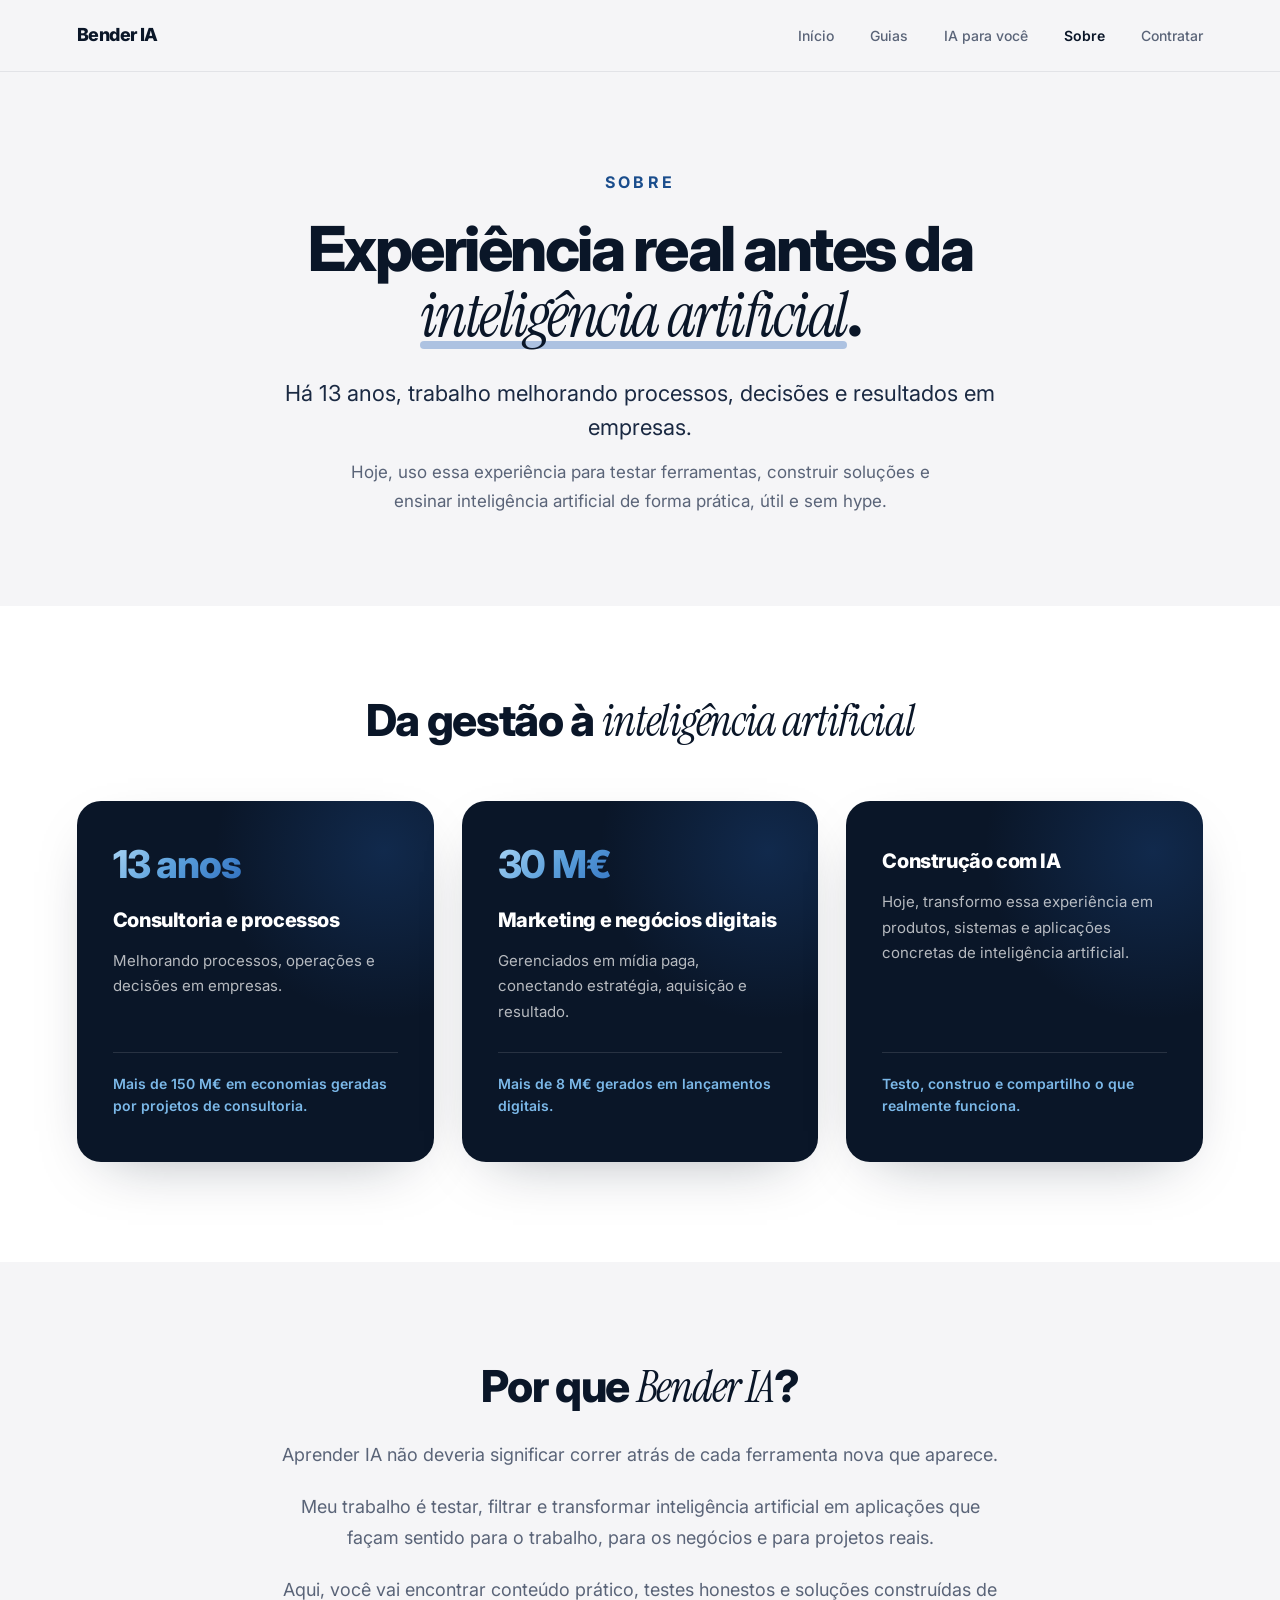
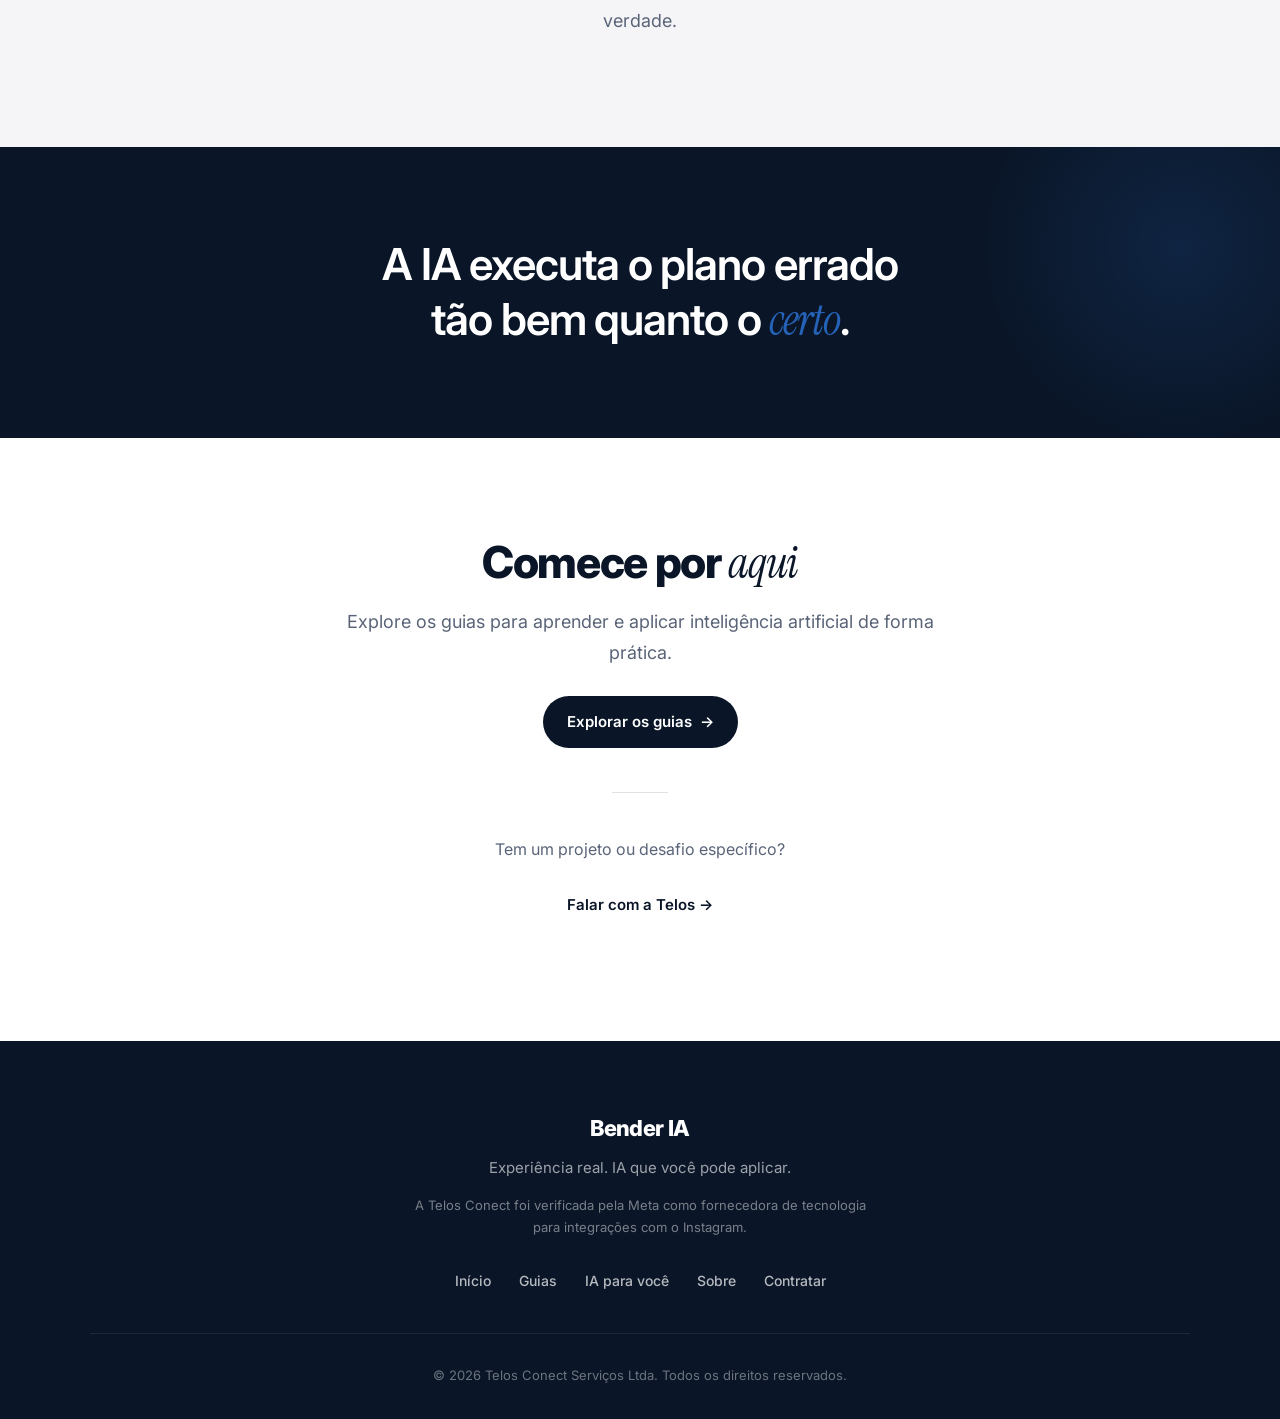
<file: sobre.html>
<!DOCTYPE html>
<html lang="pt-BR">
<head>
<meta charset="UTF-8">
<meta name="viewport" content="width=device-width, initial-scale=1.0">
<title>Sobre — Bender IA | Experiência real. IA que você pode aplicar.</title>
<meta name="description" content="Há 13 anos melhorando processos e decisões em empresas. Hoje, testo ferramentas, construo soluções e ensino inteligência artificial de forma prática, útil e sem hype.">
<link rel="preconnect" href="https://fonts.googleapis.com">
<link rel="preconnect" href="https://fonts.gstatic.com" crossorigin>
<link href="https://fonts.googleapis.com/css2?family=Instrument+Serif:ital@0;1&family=Inter:wght@300;400;500;600;700;800;900&display=swap" rel="stylesheet">
<style>
  *, *::before, *::after { box-sizing: border-box; margin: 0; padding: 0; }

  :root {
    --bg: #f5f5f7;
    --bg-dark: #0a1628;
    --marine: #0a1628;
    --marine-soft: #1a2942;
    --teal: #2563b8;
    --teal-soft: #1a4d8c;
    --teal-glow: rgba(37,99,184,0.25);
    --steel-light: #7bb8e8;
    --steel-gradient: linear-gradient(135deg, #a8d4f5 0%, #5a9fdb 25%, #2563b8 60%, #1a4d8c 100%);
    --text: #0a1628;
    --text-muted: #5a6478;
    --text-light: #8a92a3;
    --border: rgba(10,22,40,0.08);
    --border-strong: rgba(10,22,40,0.12);
    --font-display: 'Instrument Serif', Georgia, serif;
    --font-body: 'Inter', -apple-system, BlinkMacSystemFont, sans-serif;
  }

  html { scroll-behavior: smooth; -webkit-font-smoothing: antialiased; }
  body { background: var(--bg); color: var(--text); font-family: var(--font-body); font-size: 16px; line-height: 1.6; overflow-x: hidden; }
  ::selection { background: var(--teal); color: var(--marine); }

  /* === NAV === */
  nav { position: fixed; top: 0; left: 0; right: 0; z-index: 100; background: rgba(245,245,247,0.85); backdrop-filter: blur(16px); -webkit-backdrop-filter: blur(16px); border-bottom: 1px solid var(--border); height: 72px; display: flex; align-items: center; justify-content: space-between; padding: 0 6%; transition: all 0.3s; }
  .nav-logo { font-family: var(--font-body); font-weight: 800; font-size: 18px; letter-spacing: -0.03em; color: var(--marine); text-decoration: none; }
  .nav-links { display: flex; gap: 36px; list-style: none; }
  .nav-links a { position: relative; font-size: 14px; color: var(--text-muted); text-decoration: none; font-weight: 500; transition: color 0.2s; }
  .nav-links a:hover { color: var(--marine); }
  .nav-links a::after { content: ''; position: absolute; bottom: -4px; left: 0; width: 0; height: 2px; background: var(--steel-gradient); border-radius: 1px; transition: width 0.3s ease; }
  .nav-links a:hover::after { width: 100%; }
  .nav-links a.active { color: var(--marine); font-weight: 600; }
  .nav-hamburger { display: none; background: none; border: none; cursor: pointer; padding: 8px; flex-direction: column; gap: 5px; }
  .nav-hamburger span { display: block; width: 22px; height: 2px; background: var(--marine); border-radius: 2px; transition: all 0.3s; }
  .nav-hamburger.active span:nth-child(1) { transform: rotate(45deg) translate(5px, 5px); }
  .nav-hamburger.active span:nth-child(2) { opacity: 0; }
  .nav-hamburger.active span:nth-child(3) { transform: rotate(-45deg) translate(5px, -5px); }
  .mobile-menu { display: none; position: fixed; top: 64px; left: 0; right: 0; background: var(--bg); border-bottom: 2px solid var(--border); padding: 24px 5%; z-index: 999; transform: translateY(-10px); opacity: 0; transition: all 0.3s ease; }
  .mobile-menu.show { display: block; transform: translateY(0); opacity: 1; }
  .mobile-menu a { display: block; font-size: 18px; font-weight: 600; color: var(--marine); text-decoration: none; padding: 14px 0; border-bottom: 1px solid var(--border); }
  .mobile-menu a:last-child { border-bottom: none; }

  /* === BOUTONS === */
  .btn-primary { position: relative; overflow: hidden; background: var(--marine); color: white; font-weight: 600; font-size: 15px; padding: 14px 24px; border-radius: 100px; text-decoration: none; display: inline-flex; align-items: center; gap: 8px; transition: all 0.2s; border: none; cursor: pointer; }
  .btn-primary:hover { background: var(--marine-soft); transform: translateY(-1px); box-shadow: 0 8px 20px rgba(10,22,40,0.15); }
  .btn-primary .arrow { transition: transform 0.2s; }
  .btn-primary:hover .arrow { transform: translateX(3px); }
  .btn-primary::after { content: ''; position: absolute; top: 0; left: -100%; width: 60%; height: 100%; background: linear-gradient(90deg, transparent 0%, rgba(255,255,255,0.15) 50%, transparent 100%); transition: left 0.6s ease; }
  .btn-primary:hover::after { left: 120%; }
  .btn-text { background: transparent; color: var(--marine); font-weight: 600; font-size: 15px; padding: 14px 16px; text-decoration: none; display: inline-flex; align-items: center; gap: 8px; transition: gap 0.2s; }
  .btn-text:hover { gap: 12px; }

  .sec-eyebrow { display: inline-flex; font-size: 16px; color: var(--teal-soft); font-weight: 700; letter-spacing: 0.2em; text-transform: uppercase; margin-bottom: 20px; }

  /* === HERO SOBRE === */
  .sobre-hero { padding: 170px 6% 90px; text-align: center; }
  .sobre-hero-inner { max-width: 800px; margin: 0 auto; }
  .sobre-hero h1 { font-size: clamp(36px, 5vw, 62px); font-weight: 800; line-height: 1.05; letter-spacing: -0.04em; color: var(--marine); margin-bottom: 28px; }
  .sobre-hero h1 em { font-family: var(--font-display); font-style: italic; font-weight: 400; position: relative; }
  .sobre-hero h1 em::after { content: ''; position: absolute; bottom: 6px; left: 0; width: 100%; height: 8px; background: var(--teal); opacity: 0.35; z-index: -1; border-radius: 4px; }
  .sobre-hero-text { font-size: clamp(18px, 16px + 0.5vw, 22px); color: var(--marine-soft); line-height: 1.55; margin-bottom: 14px; }
  .sobre-hero-sub { font-size: 17px; color: var(--text-muted); line-height: 1.7; max-width: 640px; margin: 0 auto; }

  /* === PARCOURS === */
  .parcours { padding: 90px 6% 100px; background: white; }
  .parcours-inner { max-width: 1200px; margin: 0 auto; }
  .parcours h2 { text-align: center; font-size: clamp(28px, 3.6vw, 44px); font-weight: 800; letter-spacing: -0.03em; line-height: 1.1; color: var(--marine); margin-bottom: 56px; }
  .parcours h2 em { font-family: var(--font-display); font-style: italic; font-weight: 400; }
  .parcours-grid { display: grid; grid-template-columns: repeat(3, 1fr); gap: 28px; }
  .parcours-card { position: relative; overflow: hidden; display: flex; flex-direction: column; background: var(--marine); border-radius: 24px; padding: 44px 36px; color: white; min-height: 320px; box-shadow: 0 20px 60px -30px rgba(10,22,40,0.4); transition: transform 0.3s, box-shadow 0.3s; }
  .parcours-card:hover { transform: translateY(-4px); box-shadow: 0 32px 80px -30px rgba(10,22,40,0.5); }
  .parcours-card::before { content: ''; position: absolute; top: -120px; right: -120px; width: 340px; height: 340px; background: radial-gradient(circle, var(--teal-glow) 0%, transparent 70%); pointer-events: none; }
  .parcours-num { font-size: clamp(36px, 3vw, 44px); font-weight: 800; letter-spacing: -0.03em; line-height: 1; background: var(--steel-gradient); -webkit-background-clip: text; background-clip: text; color: transparent; margin-bottom: 20px; position: relative; z-index: 2; }
  .parcours-card h3 { font-size: 20px; font-weight: 800; letter-spacing: -0.02em; margin-bottom: 12px; position: relative; z-index: 2; }
  .parcours-card p { font-size: 15px; color: rgba(255,255,255,0.7); line-height: 1.7; margin-bottom: 28px; position: relative; z-index: 2; }
  .parcours-destaque { margin-top: auto; padding-top: 20px; border-top: 1px solid rgba(255,255,255,0.12); font-size: 14px; font-weight: 600; color: var(--steel-light); line-height: 1.6; position: relative; z-index: 2; }

  /* === POR QUE BENDER IA === */
  .porque { padding: 100px 6% 90px; }
  .porque-inner { max-width: 720px; margin: 0 auto; text-align: center; }
  .porque h2 { font-size: clamp(28px, 3.6vw, 44px); font-weight: 800; letter-spacing: -0.03em; line-height: 1.1; color: var(--marine); margin-bottom: 28px; }
  .porque h2 em { font-family: var(--font-display); font-style: italic; font-weight: 400; }
  .porque p { font-size: 18px; color: var(--text-muted); line-height: 1.75; margin-bottom: 20px; }

  /* === FRASE EM DESTAQUE === */
  .frase-band { background: var(--marine); color: white; padding: 90px 6%; text-align: center; position: relative; overflow: hidden; }
  .frase-band::before { content: ''; position: absolute; top: -100px; right: -100px; width: 400px; height: 400px; background: radial-gradient(circle, rgba(37,99,184,0.18) 0%, transparent 70%); }
  .frase-band p { font-size: clamp(26px, 3.5vw, 44px); font-weight: 600; line-height: 1.25; letter-spacing: -0.025em; max-width: 900px; margin: 0 auto; position: relative; z-index: 2; }
  .frase-band em { font-family: var(--font-display); font-style: italic; font-weight: 400; color: var(--teal); }

  /* === COMECE POR AQUI === */
  .comece { padding: 100px 6% 110px; background: white; text-align: center; }
  .comece-inner { max-width: 640px; margin: 0 auto; }
  .comece h2 { font-size: clamp(28px, 3.6vw, 44px); font-weight: 800; letter-spacing: -0.03em; line-height: 1.1; color: var(--marine); margin-bottom: 20px; }
  .comece h2 em { font-family: var(--font-display); font-style: italic; font-weight: 400; }
  .comece-text { font-size: 18px; color: var(--text-muted); line-height: 1.7; margin-bottom: 28px; }
  .comece-sep { width: 56px; height: 1px; background: var(--border-strong); margin: 44px auto; }
  .comece-text2 { font-size: 16px; color: var(--text-muted); margin-bottom: 16px; }

  /* === FOOTER === */
  footer { background: var(--marine); color: white; padding: 70px 6% 32px; }
  .footer-inner { max-width: 1100px; margin: 0 auto; text-align: center; }
  .footer-logo { font-weight: 800; font-size: 22px; letter-spacing: -0.03em; margin-bottom: 10px; }
  .footer-tagline { font-size: 15px; color: rgba(255,255,255,0.6); margin-bottom: 32px; }
  .footer-verified { font-size: 13px; color: rgba(255,255,255,0.45); line-height: 1.7; max-width: 480px; margin: -18px auto 32px; }
  .footer-links { display: flex; justify-content: center; flex-wrap: wrap; gap: 28px; margin-bottom: 40px; }
  .footer-links a { font-size: 14px; color: rgba(255,255,255,0.7); text-decoration: none; font-weight: 500; transition: color 0.2s; }
  .footer-links a:hover { color: white; }
  .footer-bottom { padding-top: 28px; border-top: 1px solid rgba(255,255,255,0.08); }
  .footer-copy { font-size: 13px; color: rgba(255,255,255,0.4); }

  /* === RESPONSIVE === */
  @media (max-width: 1024px) {
    .parcours-grid { grid-template-columns: 1fr; max-width: 560px; margin: 0 auto; }
    .parcours-card { min-height: 0; }
  }
  @media (max-width: 700px) {
    nav { padding: 0 5%; height: 64px; }
    .nav-links { display: none; }
    .nav-hamburger { display: flex; }
    .sobre-hero { padding: 130px 5% 70px; }
    .parcours, .porque, .comece { padding-left: 5%; padding-right: 5%; }
    .parcours-card { padding: 36px 28px; }
    .frase-band { padding: 70px 5%; }
  }
  @media (prefers-reduced-motion: reduce) {
    * { transition: none !important; animation: none !important; }
  }
</style>
</head>
<body>

<!-- ============== NAV ============== -->
<nav>
  <a href="/" class="nav-logo">Bender IA</a>
  <ul class="nav-links">
    <li><a href="/">Início</a></li>
    <li><a href="/blog">Guias</a></li>
    <li><a href="/#ia-para-voce">IA para você</a></li>
    <li><a href="/sobre.html" class="active">Sobre</a></li>
    <li><a href="/#contact">Contratar</a></li>
  </ul>
  <button class="nav-hamburger" id="nav-hamburger" aria-label="Menu"><span></span><span></span><span></span></button>
</nav>
<div class="mobile-menu" id="mobile-menu">
  <a href="/">Início</a>
  <a href="/blog">Guias</a>
  <a href="/#ia-para-voce">IA para você</a>
  <a href="/sobre.html">Sobre</a>
  <a href="/#contact">Contratar</a>
</div>

<!-- ============== HERO ============== -->
<section class="sobre-hero">
  <div class="sobre-hero-inner">
    <div class="sec-eyebrow">Sobre</div>
    <h1>Experiência real antes da <em>inteligência artificial</em>.</h1>
    <p class="sobre-hero-text">Há 13 anos, trabalho melhorando processos, decisões e resultados em empresas.</p>
    <p class="sobre-hero-sub">Hoje, uso essa experiência para testar ferramentas, construir soluções e ensinar inteligência artificial de forma prática, útil e sem hype.</p>
  </div>
</section>

<!-- ============== PARCOURS ============== -->
<section class="parcours">
  <div class="parcours-inner">
    <h2>Da gestão à <em>inteligência artificial</em></h2>
    <div class="parcours-grid">
      <div class="parcours-card">
        <div class="parcours-num">13 anos</div>
        <h3>Consultoria e processos</h3>
        <p>Melhorando processos, operações e decisões em empresas.</p>
        <div class="parcours-destaque">Mais de 150 M€ em economias geradas por projetos de consultoria.</div>
      </div>
      <div class="parcours-card">
        <div class="parcours-num">30 M€</div>
        <h3>Marketing e negócios digitais</h3>
        <p>Gerenciados em mídia paga, conectando estratégia, aquisição e resultado.</p>
        <div class="parcours-destaque">Mais de 8 M€ gerados em lançamentos digitais.</div>
      </div>
      <div class="parcours-card">
        <h3>Construção com IA</h3>
        <p>Hoje, transformo essa experiência em produtos, sistemas e aplicações concretas de inteligência artificial.</p>
        <div class="parcours-destaque">Testo, construo e compartilho o que realmente funciona.</div>
      </div>
    </div>
  </div>
</section>

<!-- ============== POR QUE BENDER IA ============== -->
<section class="porque">
  <div class="porque-inner">
    <h2>Por que <em>Bender IA</em>?</h2>
    <p>Aprender IA não deveria significar correr atrás de cada ferramenta nova que aparece.</p>
    <p>Meu trabalho é testar, filtrar e transformar inteligência artificial em aplicações que façam sentido para o trabalho, para os negócios e para projetos reais.</p>
    <p>Aqui, você vai encontrar conteúdo prático, testes honestos e soluções construídas de verdade.</p>
  </div>
</section>

<!-- ============== FRASE EM DESTAQUE ============== -->
<section class="frase-band">
  <p>A IA executa o plano errado<br>tão bem quanto o <em>certo</em>.</p>
</section>

<!-- ============== COMECE POR AQUI ============== -->
<section class="comece">
  <div class="comece-inner">
    <h2>Comece por <em>aqui</em></h2>
    <p class="comece-text">Explore os guias para aprender e aplicar inteligência artificial de forma prática.</p>
    <a href="/blog" class="btn-primary">Explorar os guias <span class="arrow">→</span></a>
    <div class="comece-sep"></div>
    <p class="comece-text2">Tem um projeto ou desafio específico?</p>
    <a href="/#contact" class="btn-text">Falar com a Telos →</a>
  </div>
</section>

<!-- ============== FOOTER ============== -->
<footer>
  <div class="footer-inner">
    <div class="footer-logo">Bender IA</div>
    <p class="footer-tagline">Experiência real. IA que você pode aplicar.</p>
    <p class="footer-verified">A Telos Conect foi verificada pela Meta como fornecedora de tecnologia para integrações com o Instagram.</p>
    <div class="footer-links">
      <a href="/">Início</a>
      <a href="/blog">Guias</a>
      <a href="/#ia-para-voce">IA para você</a>
      <a href="/sobre.html">Sobre</a>
      <a href="/#contact">Contratar</a>
    </div>
    <div class="footer-bottom">
      <span class="footer-copy">© 2026 Telos Conect Serviços Ltda. Todos os direitos reservados.</span>
    </div>
  </div>
</footer>

<script>
  // Menu mobile — même comportement que la homepage
  const hamburger = document.getElementById('nav-hamburger');
  const mobileMenu = document.getElementById('mobile-menu');
  if (hamburger && mobileMenu) {
    hamburger.addEventListener('click', () => {
      hamburger.classList.toggle('active');
      mobileMenu.classList.toggle('show');
    });
    mobileMenu.querySelectorAll('a').forEach(a => {
      a.addEventListener('click', () => {
        hamburger.classList.remove('active');
        mobileMenu.classList.remove('show');
      });
    });
  }
  // Ombre de la nav au scroll
  window.addEventListener('scroll', () => {
    const nav = document.querySelector('nav');
    nav.style.boxShadow = window.pageYOffset > 50 ? '0 1px 20px rgba(10,22,40,0.06)' : 'none';
  });
</script>
</body>
</html>
</file>
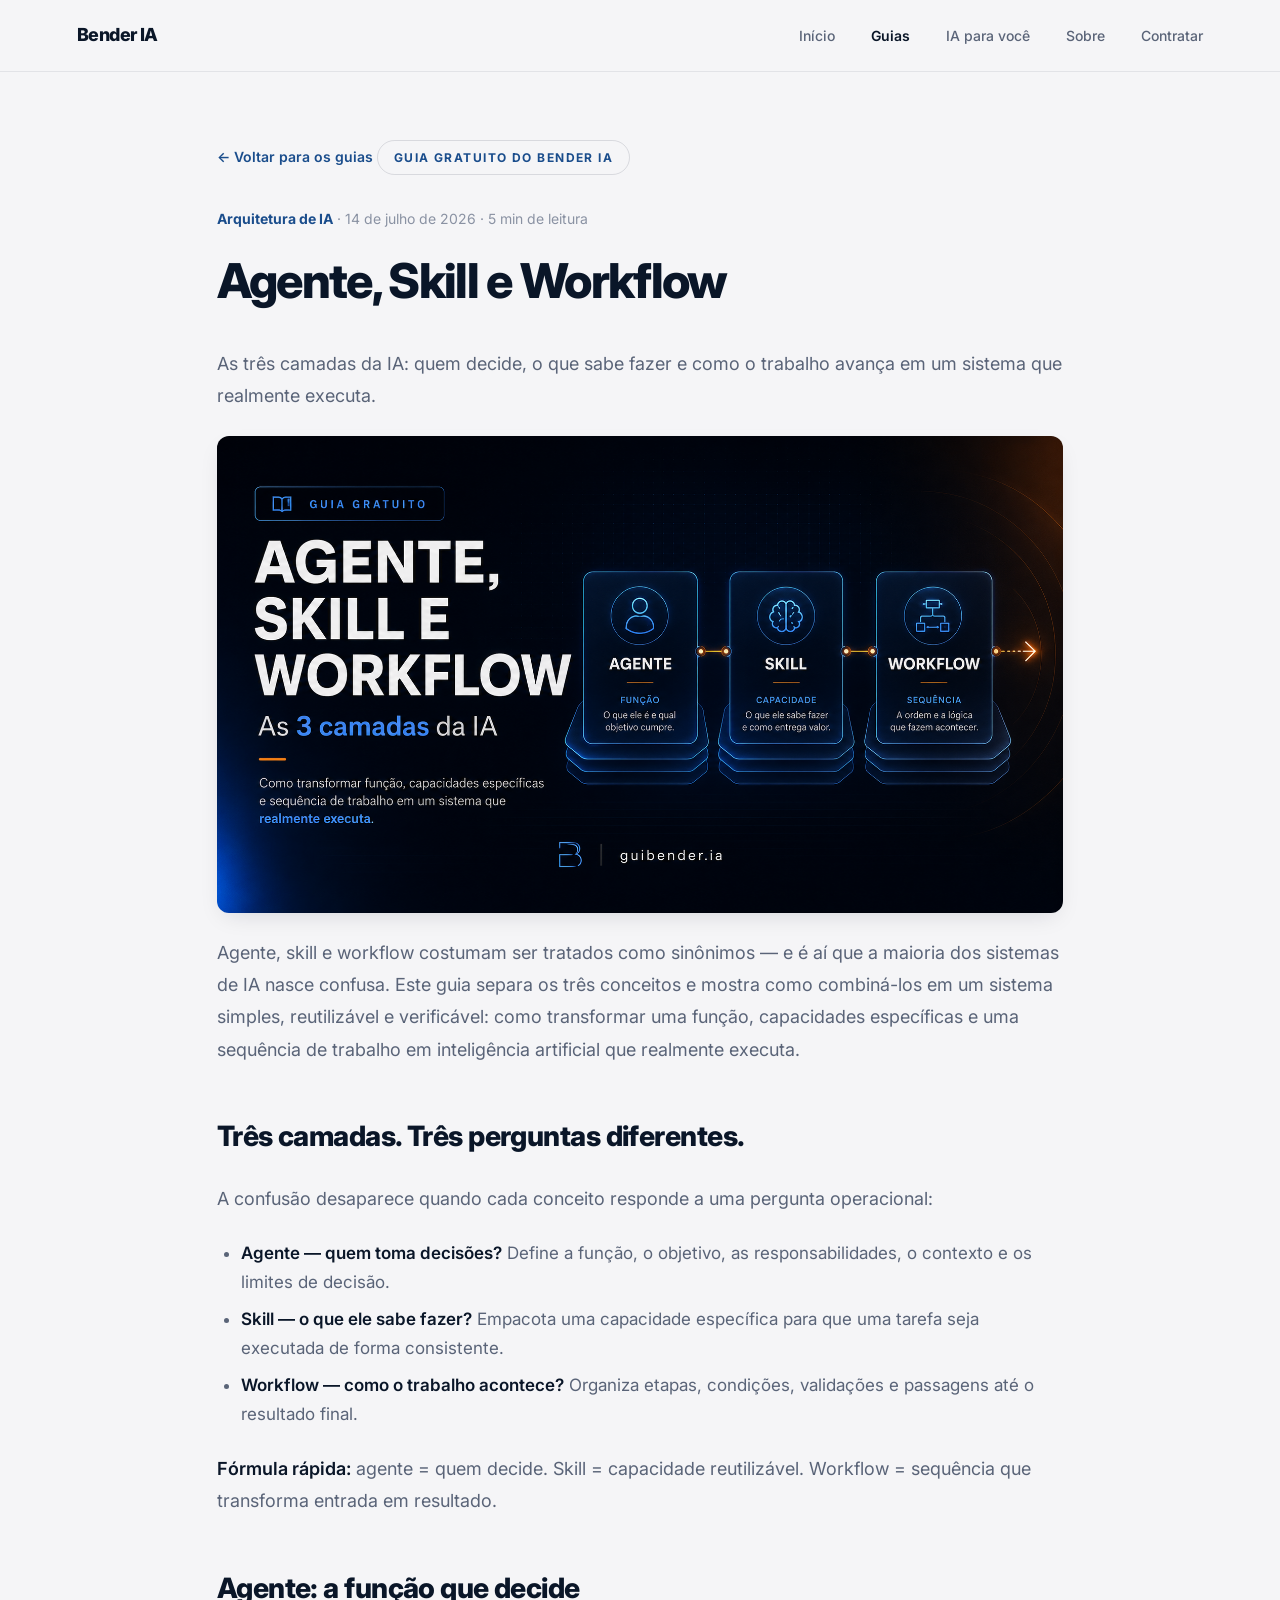
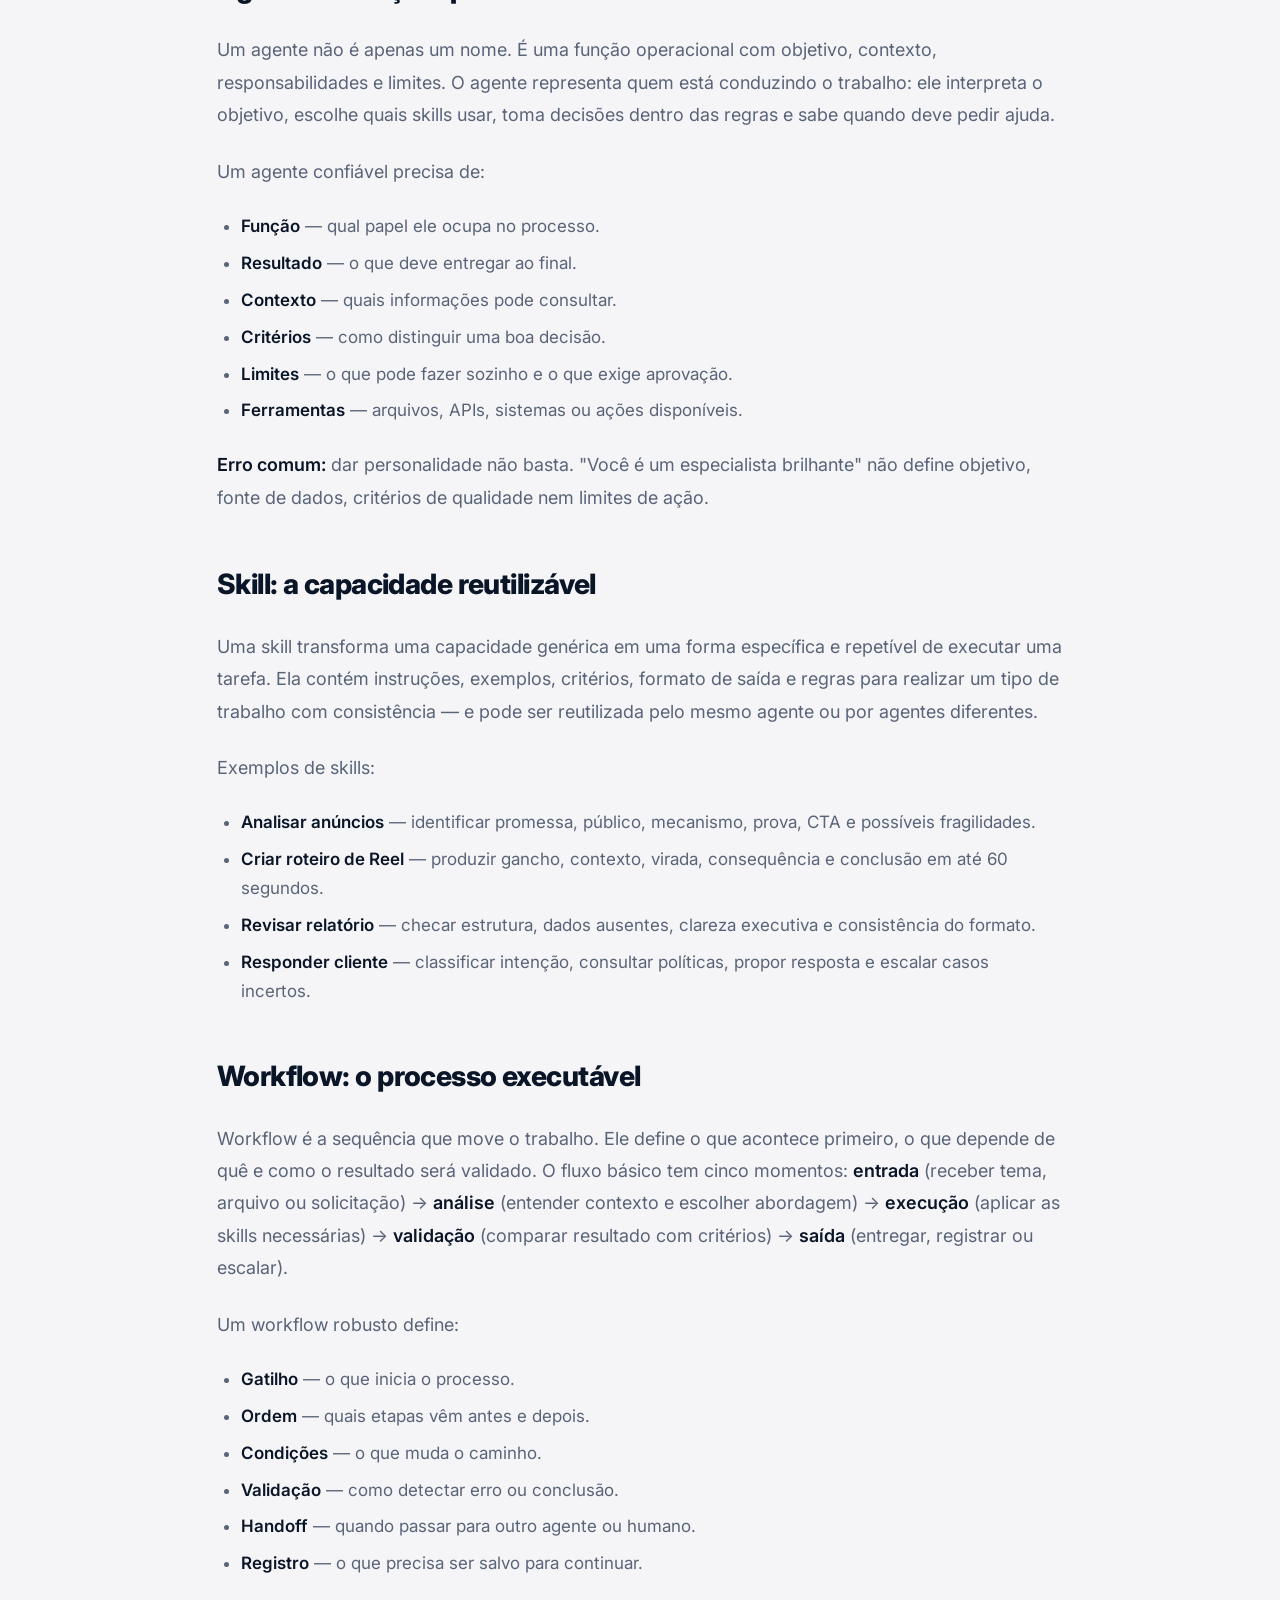
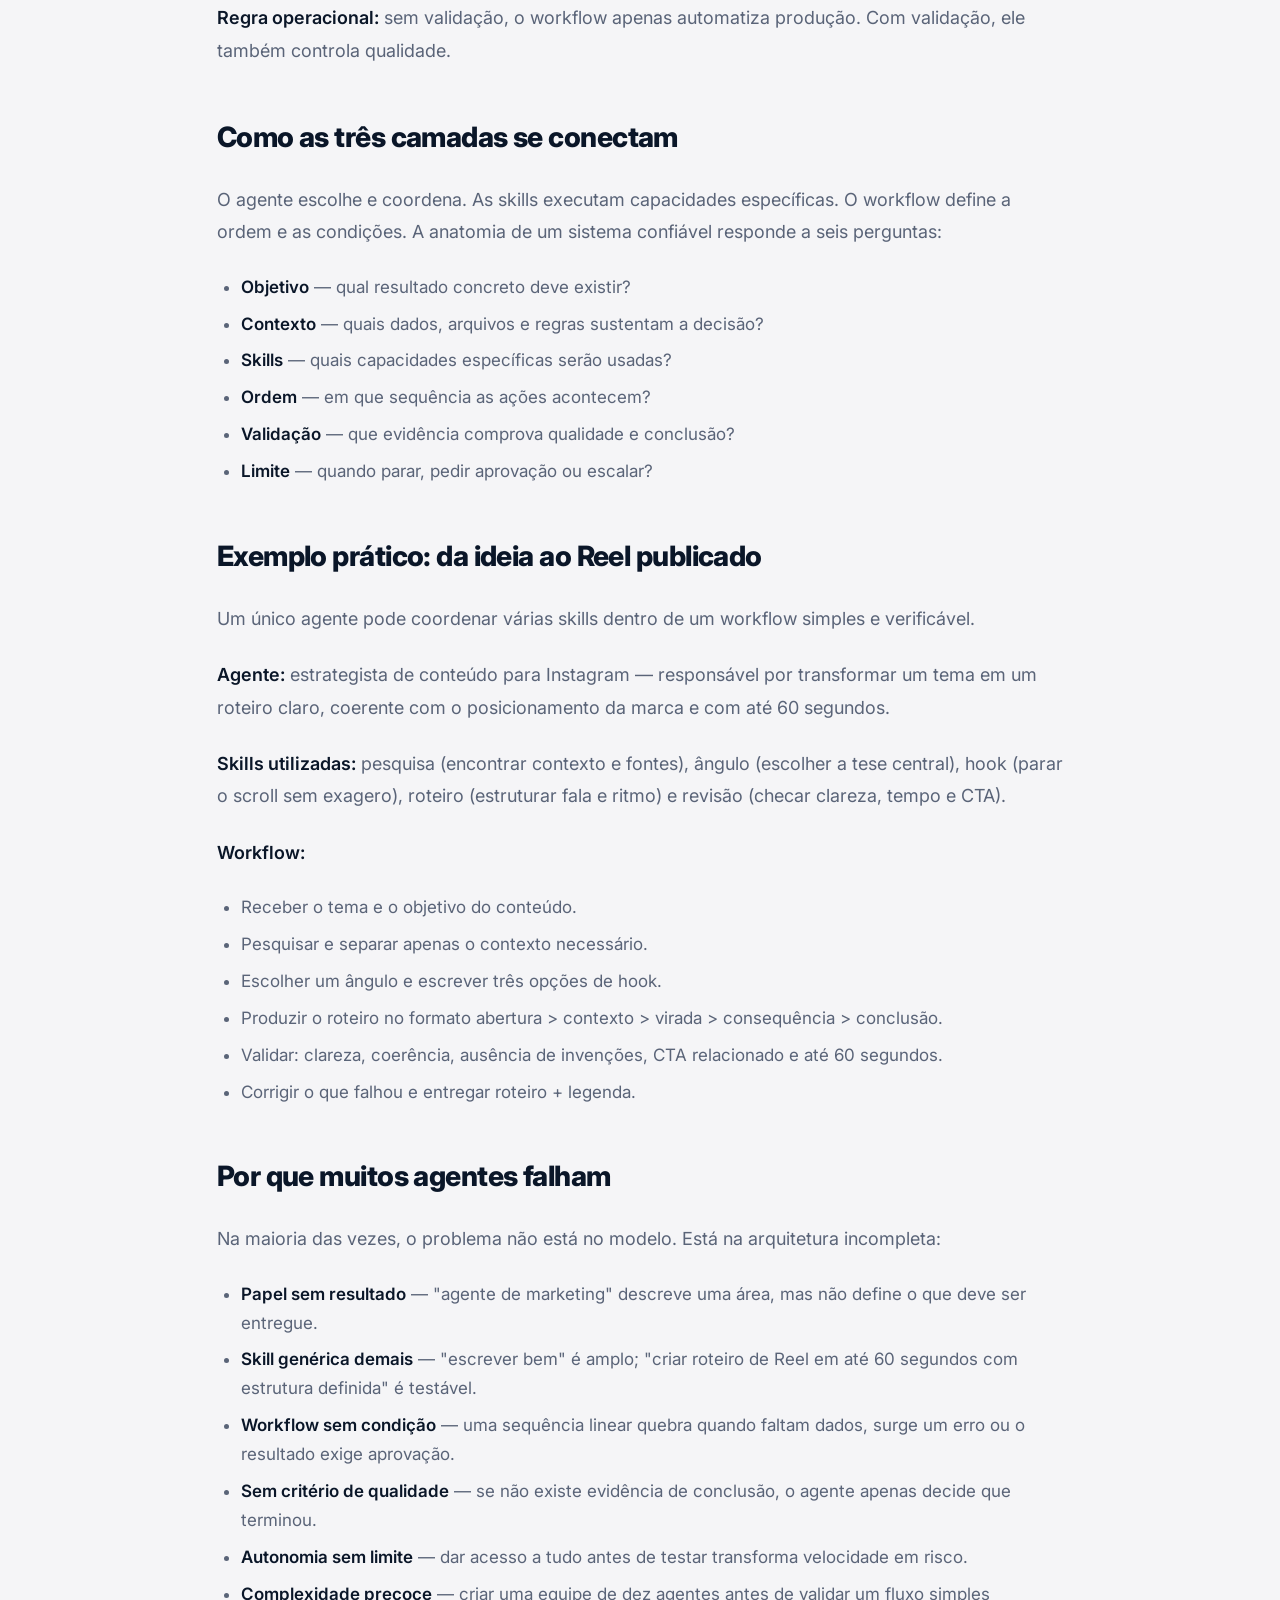
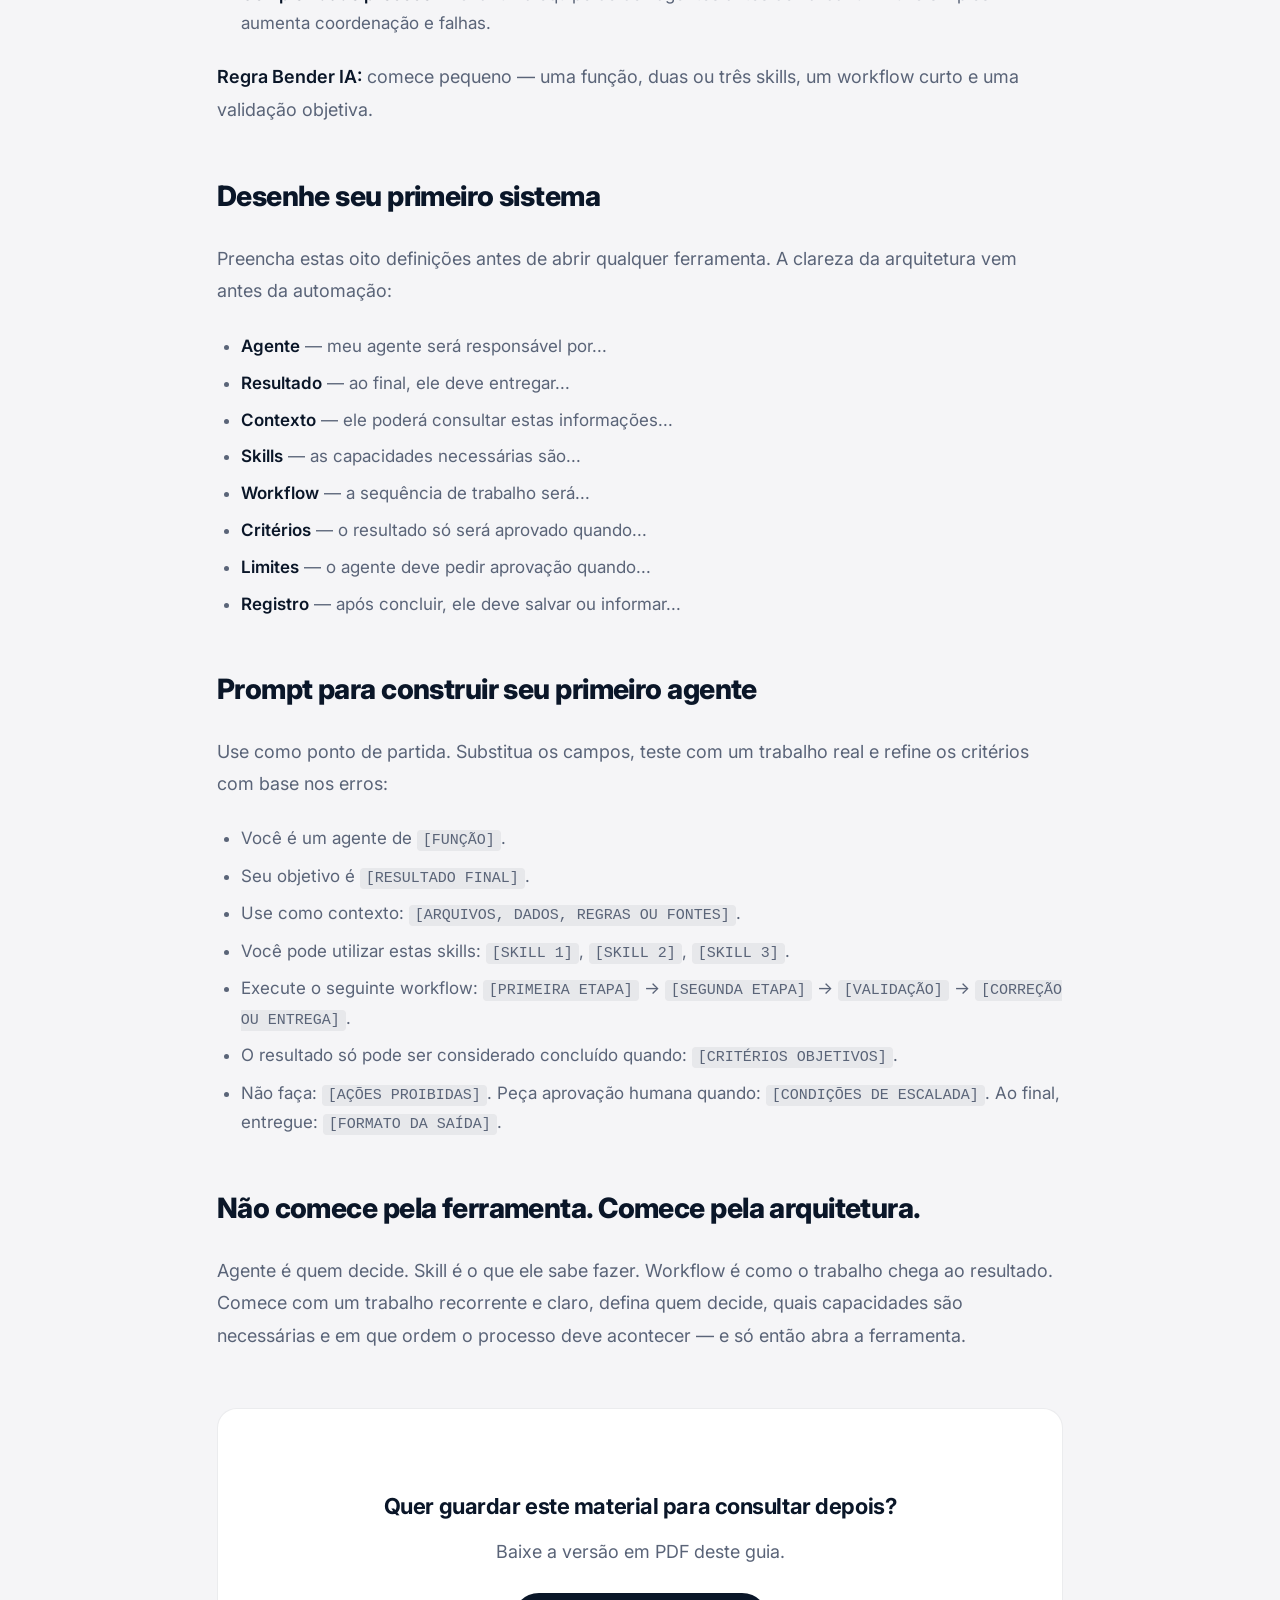
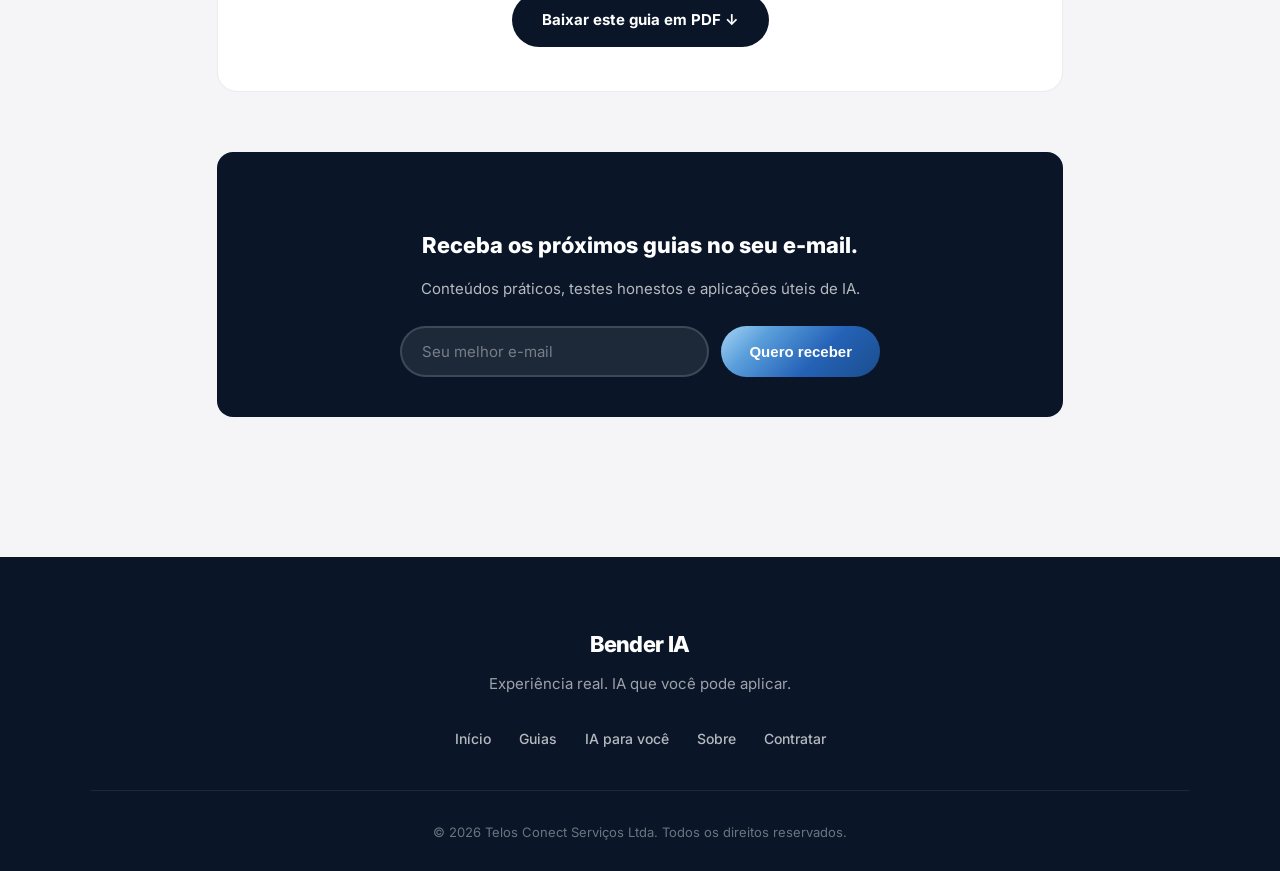
<file: blog/agente-skill-e-workflow.html>
<!DOCTYPE html>
<html lang="pt-BR">
<head>
<meta charset="UTF-8">
<meta name="viewport" content="width=device-width, initial-scale=1.0">
<title>Agente, Skill e Workflow — Bender IA</title>
<meta name="description" content="As três camadas da IA: quem decide, o que sabe fazer e como o trabalho avança em um sistema que realmente executa.">
<link rel="preconnect" href="https://fonts.googleapis.com">
<link rel="preconnect" href="https://fonts.gstatic.com" crossorigin>
<link href="https://fonts.googleapis.com/css2?family=Instrument+Serif:ital@0;1&family=Inter:wght@300;400;500;600;700;800;900&display=swap" rel="stylesheet">
<style>
  *, *::before, *::after { box-sizing: border-box; margin: 0; padding: 0; }
  :root {
    --bg: #f5f5f7; --marine: #0a1628; --marine-soft: #1a2942; --teal: #2563b8;
    --teal-soft: #1a4d8c; --text-muted: #5a6478; --text-light: #8a92a3;
    --border: rgba(10,22,40,0.08); --border-strong: rgba(10,22,40,0.12);
    --steel-gradient: linear-gradient(135deg, #a8d4f5 0%, #5a9fdb 25%, #2563b8 60%, #1a4d8c 100%);
    --font-display: 'Instrument Serif', Georgia, serif;
    --font-body: 'Inter', -apple-system, BlinkMacSystemFont, sans-serif;
  }
  html { scroll-behavior: smooth; -webkit-font-smoothing: antialiased; }
  body { background: var(--bg); color: var(--marine); font-family: var(--font-body); font-size: 16px; line-height: 1.6; }
  nav { position: fixed; top: 0; left: 0; right: 0; z-index: 100; background: rgba(245,245,247,0.85); backdrop-filter: blur(16px); -webkit-backdrop-filter: blur(16px); border-bottom: 1px solid var(--border); height: 72px; display: flex; align-items: center; justify-content: space-between; padding: 0 6%; }
  .nav-logo { font-weight: 800; font-size: 18px; letter-spacing: -0.03em; color: var(--marine); text-decoration: none; }
  .nav-links { display: flex; gap: 36px; list-style: none; }
  .nav-links a { font-size: 14px; color: var(--text-muted); text-decoration: none; font-weight: 500; }
  .nav-links a.active { color: var(--marine); font-weight: 600; }
  .nav-hamburger { display: none; background: none; border: none; cursor: pointer; padding: 8px; flex-direction: column; gap: 5px; }
  .nav-hamburger span { display: block; width: 22px; height: 2px; background: var(--marine); border-radius: 2px; transition: all 0.3s; }
  .nav-hamburger.active span:nth-child(1) { transform: rotate(45deg) translate(5px, 5px); }
  .nav-hamburger.active span:nth-child(2) { opacity: 0; }
  .nav-hamburger.active span:nth-child(3) { transform: rotate(-45deg) translate(5px, -5px); }
  .mobile-menu { display: none; position: fixed; top: 64px; left: 0; right: 0; background: var(--bg); border-bottom: 2px solid var(--border); padding: 24px 5%; z-index: 999; }
  .mobile-menu.show { display: block; }
  .mobile-menu a { display: block; font-size: 18px; font-weight: 600; color: var(--marine); text-decoration: none; padding: 14px 0; border-bottom: 1px solid var(--border); }
  .mobile-menu a:last-child { border-bottom: none; }
  .article { padding: 140px 6% 80px; max-width: 1000px; margin: 0 auto; }
  .article-back { display: inline-flex; align-items: center; gap: 6px; font-size: 14px; color: var(--teal-soft); font-weight: 600; text-decoration: none; margin-bottom: 40px; }
  .article-meta { font-size: 14px; color: var(--text-light); margin-bottom: 24px; }
  .guia-badge { display: inline-flex; align-items: center; font-size: 12px; font-weight: 700; letter-spacing: 0.12em; text-transform: uppercase; color: var(--teal-soft); border: 1px solid var(--border-strong); border-radius: 100px; padding: 7px 16px; margin-bottom: 20px; }
  .article-cat { color: var(--teal-soft); font-weight: 700; }
  .article-desc { font-size: 21px; color: var(--text-muted); line-height: 1.6; margin-bottom: 32px; }
  .article-cover { width: 100%; border-radius: 16px; margin: 0 0 40px; box-shadow: 0 20px 50px -20px rgba(10,22,40,0.25); display: block; }
  .pdf-box { background: white; border: 1px solid var(--border); border-radius: 20px; padding: 44px 40px; text-align: center; margin: 56px 0 0; }
  .pdf-box h3 { font-size: 22px; font-weight: 800; letter-spacing: -0.02em; color: var(--marine); margin-bottom: 8px; }
  .pdf-box p { font-size: 15px; color: var(--text-muted); margin-bottom: 24px; }
  .pdf-btn { display: inline-flex; align-items: center; gap: 8px; background: var(--marine); color: white; font-weight: 700; font-size: 15px; padding: 15px 30px; border-radius: 100px; text-decoration: none; transition: all 0.2s; }
  .pdf-btn:hover { background: var(--marine-soft); transform: translateY(-1px); }
  .article h1 { font-size: clamp(32px, 5vw, 48px); font-weight: 800; letter-spacing: -0.035em; line-height: 1.1; margin-bottom: 40px; }
  .article h2 { font-size: 28px; font-weight: 800; letter-spacing: -0.02em; color: var(--marine); margin: 48px 0 16px; }
  .article h3 { font-size: 22px; font-weight: 700; margin: 36px 0 12px; }
  .article p { font-size: 18px; color: var(--text-muted); line-height: 1.8; margin-bottom: 24px; }
  .article strong { color: var(--marine); font-weight: 600; }
  .article a { overflow-wrap: anywhere; }
  .article em { font-family: var(--font-display); font-style: italic; }
  .text-lg { font-size: 22px; display: block; margin-bottom: 16px; }
  .article ul, .article ol { margin-bottom: 24px; padding-left: 24px; }
  .article li { font-size: 17px; color: var(--text-muted); line-height: 1.7; margin-bottom: 8px; }
  .article blockquote { border-left: 3px solid var(--teal); padding: 16px 24px; margin: 32px 0; background: rgba(37,99,184,0.04); border-radius: 0 8px 8px 0; }
  .article blockquote p { margin-bottom: 0; font-style: italic; }
  .article code { background: rgba(10,22,40,0.06); padding: 2px 6px; border-radius: 4px; font-size: 15px; font-family: 'SF Mono', Monaco, monospace; }
  .article img { max-width: 100%; border-radius: 12px; margin: 24px 0; box-shadow: 0 8px 24px -8px rgba(10,22,40,0.15); }
  .article pre { background: var(--marine); color: rgba(255,255,255,0.85); padding: 24px; border-radius: 12px; overflow-x: auto; margin: 32px 0; }
  .article pre code { background: none; padding: 0; color: inherit; }
  .nl-box { background: var(--marine); border-radius: 16px; padding: 40px; text-align: center; margin: 60px 0; }
  .nl-box h3 { color: white; font-size: 22px; font-weight: 800; margin-bottom: 12px; }
  .nl-box p { color: rgba(255,255,255,0.7); font-size: 15px; margin-bottom: 24px; }
  .nl-box form { display: flex; gap: 12px; max-width: 480px; margin: 0 auto; }
  .nl-box input[type="email"] { flex: 1; padding: 14px 20px; border: 2px solid rgba(255,255,255,0.15); border-radius: 100px; font-size: 15px; font-family: var(--font-body); background: rgba(255,255,255,0.08); color: white; outline: none; }
  .nl-box input::placeholder { color: rgba(255,255,255,0.4); }
  .nl-box button { background: var(--steel-gradient); color: white; font-weight: 700; padding: 14px 28px; border-radius: 100px; border: none; font-size: 15px; cursor: pointer; white-space: nowrap; }
  footer { background: var(--marine); color: white; padding: 70px 6% 32px; }
  .footer-inner { max-width: 1100px; margin: 0 auto; text-align: center; }
  .footer-logo { font-weight: 800; font-size: 22px; letter-spacing: -0.03em; margin-bottom: 10px; }
  .footer-tagline { font-size: 15px; color: rgba(255,255,255,0.6); margin-bottom: 32px; }
  .footer-links { display: flex; justify-content: center; flex-wrap: wrap; gap: 28px; margin-bottom: 40px; }
  .footer-links a { font-size: 14px; color: rgba(255,255,255,0.7); text-decoration: none; font-weight: 500; }
  .footer-links a:hover { color: white; }
  .footer-bottom { padding-top: 28px; border-top: 1px solid rgba(255,255,255,0.08); }
  .footer-copy { font-size: 13px; color: rgba(255,255,255,0.4); }
  @media (max-width: 700px) { nav { padding: 0 5%; height: 64px; } .nav-links { display: none; } .nav-hamburger { display: flex; } .nl-box form { flex-direction: column; } .nl-box button { width: 100%; } }
</style>
</head>
<body>
<nav>
  <a href="/" class="nav-logo">Bender IA</a>
  <ul class="nav-links">
    <li><a href="/">Início</a></li>
    <li><a href="/blog" class="active">Guias</a></li>
    <li><a href="/#ia-para-voce">IA para você</a></li>
    <li><a href="/sobre.html">Sobre</a></li>
    <li><a href="/#contact">Contratar</a></li>
  </ul>
  <button class="nav-hamburger" id="nav-hamburger" aria-label="Menu"><span></span><span></span><span></span></button>
</nav>
<div class="mobile-menu" id="mobile-menu">
  <a href="/">Início</a>
  <a href="/blog">Guias</a>
  <a href="/#ia-para-voce">IA para você</a>
  <a href="/sobre.html">Sobre</a>
  <a href="/#contact">Contratar</a>
</div>
<article class="article">
  <a href="/blog" class="article-back">← Voltar para os guias</a>
  <div class="guia-badge">Guia gratuito do Bender IA</div>
  <div class="article-meta"><span class="article-cat">Arquitetura de IA</span> · 14 de julho de 2026 · 5 min de leitura</div>
  <h1>Agente, Skill e Workflow</h1>
  <p class="article-desc">As três camadas da IA: quem decide, o que sabe fazer e como o trabalho avança em um sistema que realmente executa.</p>
  <img class="article-cover" src="/public/images/guias/agente-skill-e-workflow-cover.png" alt="">
  <p>
Agente, skill e workflow costumam ser tratados como sinônimos — e é aí que a maioria dos sistemas de IA nasce confusa. Este guia separa os três conceitos e mostra como combiná-los em um sistema simples, reutilizável e verificável: como transformar uma função, capacidades específicas e uma sequência de trabalho em inteligência artificial que realmente executa.</p><p><h2>Três camadas. Três perguntas diferentes.</h2></p><p>A confusão desaparece quando cada conceito responde a uma pergunta operacional:</p><p><ul><li><strong>Agente — quem toma decisões?</strong> Define a função, o objetivo, as responsabilidades, o contexto e os limites de decisão.</li><li><strong>Skill — o que ele sabe fazer?</strong> Empacota uma capacidade específica para que uma tarefa seja executada de forma consistente.</li><li><strong>Workflow — como o trabalho acontece?</strong> Organiza etapas, condições, validações e passagens até o resultado final.</li></ul></p><p><strong>Fórmula rápida:</strong> agente = quem decide. Skill = capacidade reutilizável. Workflow = sequência que transforma entrada em resultado.</p><p><h2>Agente: a função que decide</h2></p><p>Um agente não é apenas um nome. É uma função operacional com objetivo, contexto, responsabilidades e limites. O agente representa quem está conduzindo o trabalho: ele interpreta o objetivo, escolhe quais skills usar, toma decisões dentro das regras e sabe quando deve pedir ajuda.</p><p>Um agente confiável precisa de:</p><p><ul><li><strong>Função</strong> — qual papel ele ocupa no processo.</li><li><strong>Resultado</strong> — o que deve entregar ao final.</li><li><strong>Contexto</strong> — quais informações pode consultar.</li><li><strong>Critérios</strong> — como distinguir uma boa decisão.</li><li><strong>Limites</strong> — o que pode fazer sozinho e o que exige aprovação.</li><li><strong>Ferramentas</strong> — arquivos, APIs, sistemas ou ações disponíveis.</li></ul></p><p><strong>Erro comum:</strong> dar personalidade não basta. "Você é um especialista brilhante" não define objetivo, fonte de dados, critérios de qualidade nem limites de ação.</p><p><h2>Skill: a capacidade reutilizável</h2></p><p>Uma skill transforma uma capacidade genérica em uma forma específica e repetível de executar uma tarefa. Ela contém instruções, exemplos, critérios, formato de saída e regras para realizar um tipo de trabalho com consistência — e pode ser reutilizada pelo mesmo agente ou por agentes diferentes.</p><p>Exemplos de skills:</p><p><ul><li><strong>Analisar anúncios</strong> — identificar promessa, público, mecanismo, prova, CTA e possíveis fragilidades.</li><li><strong>Criar roteiro de Reel</strong> — produzir gancho, contexto, virada, consequência e conclusão em até 60 segundos.</li><li><strong>Revisar relatório</strong> — checar estrutura, dados ausentes, clareza executiva e consistência do formato.</li><li><strong>Responder cliente</strong> — classificar intenção, consultar políticas, propor resposta e escalar casos incertos.</li></ul></p><p><h2>Workflow: o processo executável</h2></p><p>Workflow é a sequência que move o trabalho. Ele define o que acontece primeiro, o que depende de quê e como o resultado será validado. O fluxo básico tem cinco momentos: <strong>entrada</strong> (receber tema, arquivo ou solicitação) → <strong>análise</strong> (entender contexto e escolher abordagem) → <strong>execução</strong> (aplicar as skills necessárias) → <strong>validação</strong> (comparar resultado com critérios) → <strong>saída</strong> (entregar, registrar ou escalar).</p><p>Um workflow robusto define:</p><p><ul><li><strong>Gatilho</strong> — o que inicia o processo.</li><li><strong>Ordem</strong> — quais etapas vêm antes e depois.</li><li><strong>Condições</strong> — o que muda o caminho.</li><li><strong>Validação</strong> — como detectar erro ou conclusão.</li><li><strong>Handoff</strong> — quando passar para outro agente ou humano.</li><li><strong>Registro</strong> — o que precisa ser salvo para continuar.</li></ul></p><p><strong>Regra operacional:</strong> sem validação, o workflow apenas automatiza produção. Com validação, ele também controla qualidade.</p><p><h2>Como as três camadas se conectam</h2></p><p>O agente escolhe e coordena. As skills executam capacidades específicas. O workflow define a ordem e as condições. A anatomia de um sistema confiável responde a seis perguntas:</p><p><ul><li><strong>Objetivo</strong> — qual resultado concreto deve existir?</li><li><strong>Contexto</strong> — quais dados, arquivos e regras sustentam a decisão?</li><li><strong>Skills</strong> — quais capacidades específicas serão usadas?</li><li><strong>Ordem</strong> — em que sequência as ações acontecem?</li><li><strong>Validação</strong> — que evidência comprova qualidade e conclusão?</li><li><strong>Limite</strong> — quando parar, pedir aprovação ou escalar?</li></ul></p><p><h2>Exemplo prático: da ideia ao Reel publicado</h2></p><p>Um único agente pode coordenar várias skills dentro de um workflow simples e verificável.</p><p><strong>Agente:</strong> estrategista de conteúdo para Instagram — responsável por transformar um tema em um roteiro claro, coerente com o posicionamento da marca e com até 60 segundos.</p><p><strong>Skills utilizadas:</strong> pesquisa (encontrar contexto e fontes), ângulo (escolher a tese central), hook (parar o scroll sem exagero), roteiro (estruturar fala e ritmo) e revisão (checar clareza, tempo e CTA).</p><p><strong>Workflow:</strong></p><p><ul><li>Receber o tema e o objetivo do conteúdo.</li><li>Pesquisar e separar apenas o contexto necessário.</li><li>Escolher um ângulo e escrever três opções de hook.</li><li>Produzir o roteiro no formato abertura > contexto > virada > consequência > conclusão.</li><li>Validar: clareza, coerência, ausência de invenções, CTA relacionado e até 60 segundos.</li><li>Corrigir o que falhou e entregar roteiro + legenda.</li></ul></p><p><h2>Por que muitos agentes falham</h2></p><p>Na maioria das vezes, o problema não está no modelo. Está na arquitetura incompleta:</p><p><ul><li><strong>Papel sem resultado</strong> — "agente de marketing" descreve uma área, mas não define o que deve ser entregue.</li><li><strong>Skill genérica demais</strong> — "escrever bem" é amplo; "criar roteiro de Reel em até 60 segundos com estrutura definida" é testável.</li><li><strong>Workflow sem condição</strong> — uma sequência linear quebra quando faltam dados, surge um erro ou o resultado exige aprovação.</li><li><strong>Sem critério de qualidade</strong> — se não existe evidência de conclusão, o agente apenas decide que terminou.</li><li><strong>Autonomia sem limite</strong> — dar acesso a tudo antes de testar transforma velocidade em risco.</li><li><strong>Complexidade precoce</strong> — criar uma equipe de dez agentes antes de validar um fluxo simples aumenta coordenação e falhas.</li></ul></p><p><strong>Regra Bender IA:</strong> comece pequeno — uma função, duas ou três skills, um workflow curto e uma validação objetiva.</p><p><h2>Desenhe seu primeiro sistema</h2></p><p>Preencha estas oito definições antes de abrir qualquer ferramenta. A clareza da arquitetura vem antes da automação:</p><p><ul><li><strong>Agente</strong> — meu agente será responsável por...</li><li><strong>Resultado</strong> — ao final, ele deve entregar...</li><li><strong>Contexto</strong> — ele poderá consultar estas informações...</li><li><strong>Skills</strong> — as capacidades necessárias são...</li><li><strong>Workflow</strong> — a sequência de trabalho será...</li><li><strong>Critérios</strong> — o resultado só será aprovado quando...</li><li><strong>Limites</strong> — o agente deve pedir aprovação quando...</li><li><strong>Registro</strong> — após concluir, ele deve salvar ou informar...</li></ul></p><p><h2>Prompt para construir seu primeiro agente</h2></p><p>Use como ponto de partida. Substitua os campos, teste com um trabalho real e refine os critérios com base nos erros:</p><p><ul><li>Você é um agente de <code>[FUNÇÃO]</code>.</li><li>Seu objetivo é <code>[RESULTADO FINAL]</code>.</li><li>Use como contexto: <code>[ARQUIVOS, DADOS, REGRAS OU FONTES]</code>.</li><li>Você pode utilizar estas skills: <code>[SKILL 1]</code>, <code>[SKILL 2]</code>, <code>[SKILL 3]</code>.</li><li>Execute o seguinte workflow: <code>[PRIMEIRA ETAPA]</code> → <code>[SEGUNDA ETAPA]</code> → <code>[VALIDAÇÃO]</code> → <code>[CORREÇÃO OU ENTREGA]</code>.</li><li>O resultado só pode ser considerado concluído quando: <code>[CRITÉRIOS OBJETIVOS]</code>.</li><li>Não faça: <code>[AÇÕES PROIBIDAS]</code>. Peça aprovação humana quando: <code>[CONDIÇÕES DE ESCALADA]</code>. Ao final, entregue: <code>[FORMATO DA SAÍDA]</code>.</li></ul></p><p><h2>Não comece pela ferramenta. Comece pela arquitetura.</h2></p><p>Agente é quem decide. Skill é o que ele sabe fazer. Workflow é como o trabalho chega ao resultado. Comece com um trabalho recorrente e claro, defina quem decide, quais capacidades são necessárias e em que ordem o processo deve acontecer — e só então abra a ferramenta.
</p>
  <div class="pdf-box">
    <h3>Quer guardar este material para consultar depois?</h3>
    <p>Baixe a versão em PDF deste guia.</p>
    <a class="pdf-btn" href="/public/guias/agente-skill-e-workflow.pdf" download>Baixar este guia em PDF ↓</a>
  </div>
  <div class="nl-box">
    <h3>Receba os próximos guias no seu e-mail.</h3>
    <p>Conteúdos práticos, testes honestos e aplicações úteis de IA.</p>
    <form id="nl-form"><input type="email" placeholder="Seu melhor e-mail" required><button type="submit">Quero receber</button></form>
  </div>
</article>
<footer>
  <div class="footer-inner">
    <div class="footer-logo">Bender IA</div>
    <p class="footer-tagline">Experiência real. IA que você pode aplicar.</p>
    <div class="footer-links">
      <a href="/">Início</a>
      <a href="/blog">Guias</a>
      <a href="/#ia-para-voce">IA para você</a>
      <a href="/sobre.html">Sobre</a>
      <a href="/#contact">Contratar</a>
    </div>
    <div class="footer-bottom"><span class="footer-copy">© 2026 Telos Conect Serviços Ltda. Todos os direitos reservados.</span></div>
  </div>
</footer>
<script>
const f=document.getElementById('nl-form'),e=f.querySelector('input'),b=f.querySelector('button');
f.addEventListener('submit',async ev=>{ev.preventDefault();b.disabled=true;b.textContent='Enviando...';
try{const r=await fetch('/api/subscribe',{method:'POST',headers:{'Content-Type':'application/json'},body:JSON.stringify({email:e.value})});
if(r.ok){b.textContent='Inscrição confirmada!';e.value='';}else b.textContent='Tente novamente';}catch{b.textContent='Tente novamente';}
b.disabled=false;setTimeout(()=>{b.textContent='Quero receber';},3000);});
const h=document.getElementById('nav-hamburger'),m=document.getElementById('mobile-menu');
if(h&&m){h.addEventListener('click',()=>{h.classList.toggle('active');m.classList.toggle('show');});}
</script>
</body>
</html>
</file>
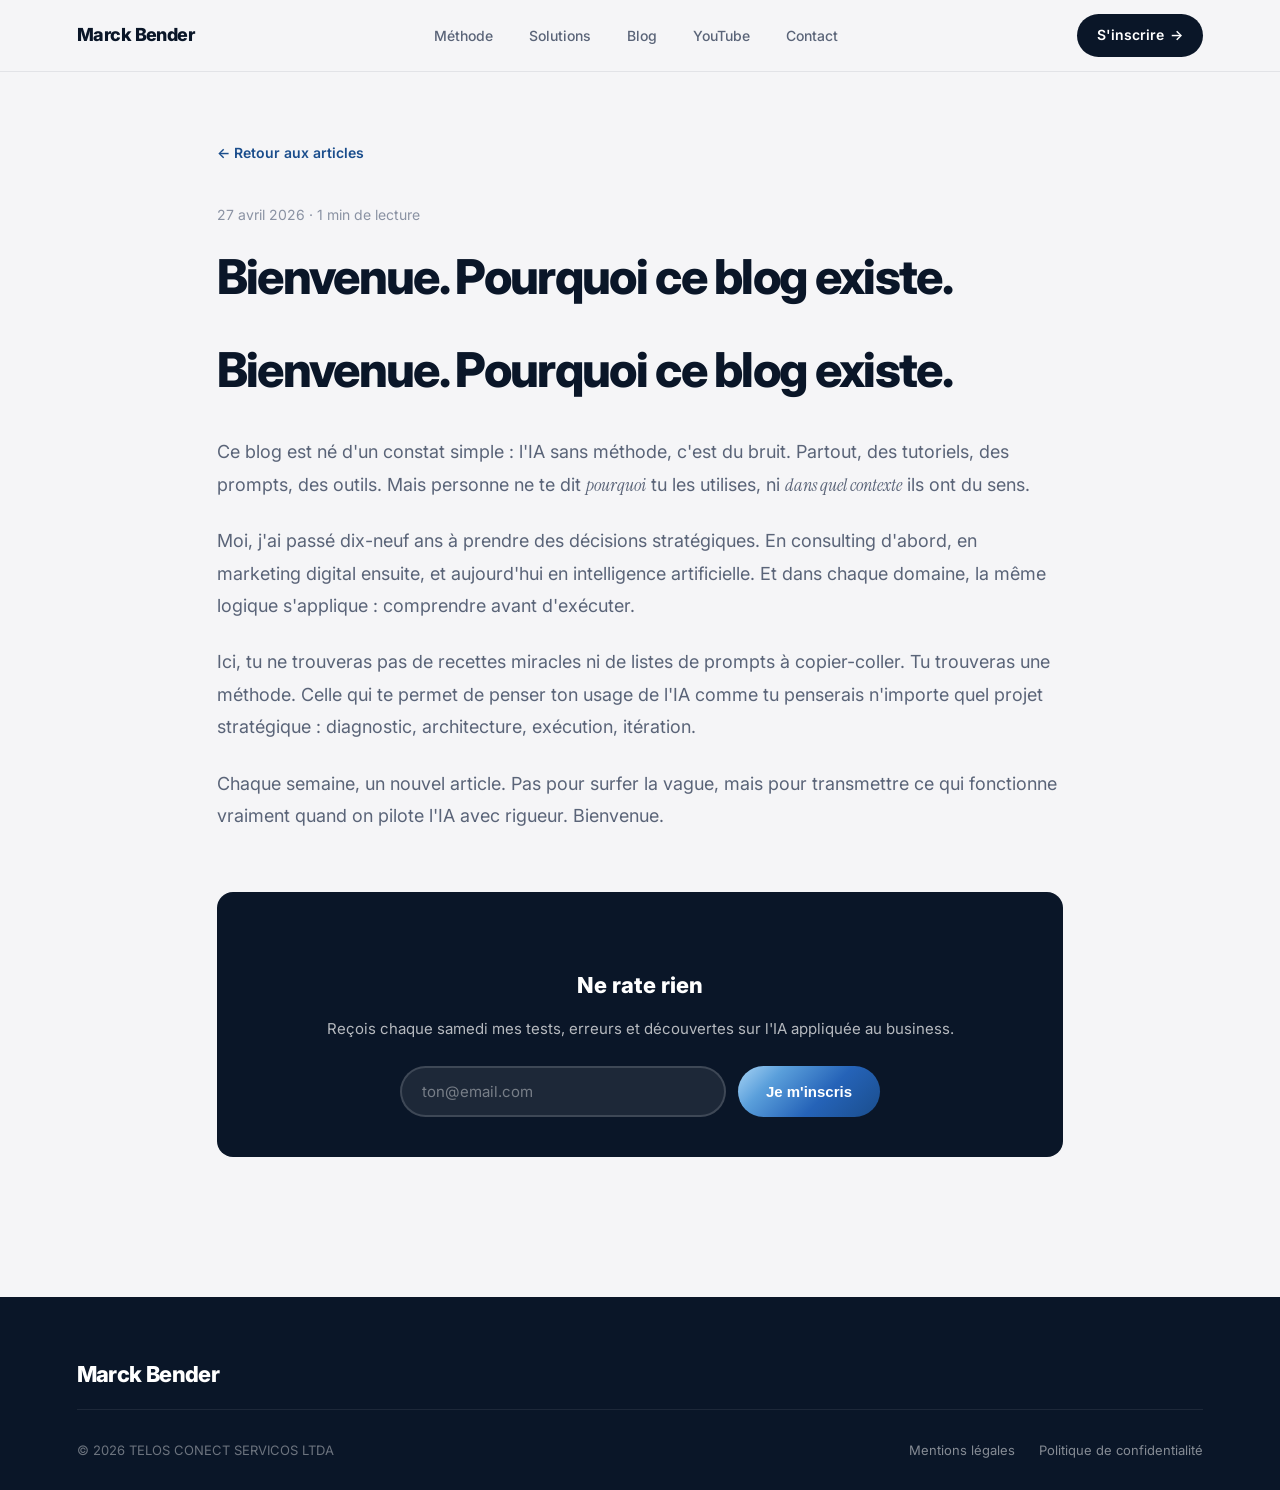
<file: blog/bienvenue.html>
<!DOCTYPE html>
<html lang="fr">
<head>
<meta charset="UTF-8">
<meta name="viewport" content="width=device-width, initial-scale=1.0">
<title>Bienvenue. Pourquoi ce blog existe. — Marck Bender</title>
<meta name="description" content="Ce blog est né d'un constat simple : l'IA sans méthode, c'est du bruit. Ici, je partage ma discipline de réflexion, pas des recettes.">
<link rel="preconnect" href="https://fonts.googleapis.com">
<link rel="preconnect" href="https://fonts.gstatic.com" crossorigin>
<link href="https://fonts.googleapis.com/css2?family=Instrument+Serif:ital@0;1&family=Inter:wght@300;400;500;600;700;800;900&display=swap" rel="stylesheet">
<style>
  *, *::before, *::after { box-sizing: border-box; margin: 0; padding: 0; }
  :root {
    --bg: #f5f5f7; --marine: #0a1628; --marine-soft: #1a2942; --teal: #2563b8;
    --teal-soft: #1a4d8c; --text-muted: #5a6478; --text-light: #8a92a3;
    --border: rgba(10,22,40,0.08); --border-strong: rgba(10,22,40,0.12);
    --steel-gradient: linear-gradient(135deg, #a8d4f5 0%, #5a9fdb 25%, #2563b8 60%, #1a4d8c 100%);
    --font-display: 'Instrument Serif', Georgia, serif;
    --font-body: 'Inter', -apple-system, BlinkMacSystemFont, sans-serif;
  }
  html { scroll-behavior: smooth; -webkit-font-smoothing: antialiased; }
  body { background: var(--bg); color: var(--marine); font-family: var(--font-body); font-size: 16px; line-height: 1.6; }
  nav { position: fixed; top: 0; left: 0; right: 0; z-index: 100; background: rgba(245,245,247,0.85); backdrop-filter: blur(16px); -webkit-backdrop-filter: blur(16px); border-bottom: 1px solid var(--border); height: 72px; display: flex; align-items: center; justify-content: space-between; padding: 0 6%; }
  .nav-logo { font-weight: 800; font-size: 18px; letter-spacing: -0.03em; color: var(--marine); text-decoration: none; }
  .nav-links { display: flex; gap: 36px; list-style: none; }
  .nav-links a { font-size: 14px; color: var(--text-muted); text-decoration: none; font-weight: 500; }
  .nav-cta { background: var(--marine); color: white; font-weight: 600; font-size: 14px; padding: 10px 20px; border-radius: 100px; text-decoration: none; display: inline-flex; align-items: center; gap: 6px; }
  .article { padding: 140px 6% 80px; max-width: 1000px; margin: 0 auto; }
  .article-back { display: inline-flex; align-items: center; gap: 6px; font-size: 14px; color: var(--teal-soft); font-weight: 600; text-decoration: none; margin-bottom: 40px; }
  .article-meta { font-size: 14px; color: var(--text-light); margin-bottom: 24px; }
  .article h1 { font-size: clamp(32px, 5vw, 48px); font-weight: 800; letter-spacing: -0.035em; line-height: 1.1; margin-bottom: 40px; }
  .article h2 { font-size: 28px; font-weight: 800; letter-spacing: -0.02em; color: var(--marine); margin: 48px 0 16px; }
  .article h3 { font-size: 22px; font-weight: 700; margin: 36px 0 12px; }
  .article p { font-size: 18px; color: var(--text-muted); line-height: 1.8; margin-bottom: 24px; }
  .article strong { color: var(--marine); font-weight: 600; }
  .article em { font-family: var(--font-display); font-style: italic; }
  .article ul, .article ol { margin-bottom: 24px; padding-left: 24px; }
  .article li { font-size: 17px; color: var(--text-muted); line-height: 1.7; margin-bottom: 8px; }
  .article blockquote { border-left: 3px solid var(--teal); padding: 16px 24px; margin: 32px 0; background: rgba(37,99,184,0.04); border-radius: 0 8px 8px 0; }
  .article blockquote p { margin-bottom: 0; font-style: italic; }
  .article code { background: rgba(10,22,40,0.06); padding: 2px 6px; border-radius: 4px; font-size: 15px; font-family: 'SF Mono', Monaco, monospace; }
  .article img { max-width: 100%; border-radius: 12px; margin: 24px 0; box-shadow: 0 8px 24px -8px rgba(10,22,40,0.15); }
  .article pre { background: var(--marine); color: rgba(255,255,255,0.85); padding: 24px; border-radius: 12px; overflow-x: auto; margin: 32px 0; }
  .article pre code { background: none; padding: 0; color: inherit; }
  .nl-box { background: var(--marine); border-radius: 16px; padding: 40px; text-align: center; margin: 60px 0; }
  .nl-box h3 { color: white; font-size: 22px; font-weight: 800; margin-bottom: 12px; }
  .nl-box p { color: rgba(255,255,255,0.7); font-size: 15px; margin-bottom: 24px; }
  .nl-box form { display: flex; gap: 12px; max-width: 480px; margin: 0 auto; }
  .nl-box input[type="email"] { flex: 1; padding: 14px 20px; border: 2px solid rgba(255,255,255,0.15); border-radius: 100px; font-size: 15px; font-family: var(--font-body); background: rgba(255,255,255,0.08); color: white; outline: none; }
  .nl-box input::placeholder { color: rgba(255,255,255,0.4); }
  .nl-box button { background: var(--steel-gradient); color: white; font-weight: 700; padding: 14px 28px; border-radius: 100px; border: none; font-size: 15px; cursor: pointer; white-space: nowrap; }
  footer { background: var(--marine); color: white; padding: 60px 6% 30px; }
  .footer-inner { max-width: 1300px; margin: 0 auto; }
  .footer-logo { font-weight: 800; font-size: 22px; letter-spacing: -0.03em; margin-bottom: 16px; }
  .footer-bottom { padding-top: 30px; border-top: 1px solid rgba(255,255,255,0.08); display: flex; justify-content: space-between; align-items: center; flex-wrap: wrap; gap: 16px; }
  .footer-copy { font-size: 13px; color: rgba(255,255,255,0.4); }
  .footer-legal { display: flex; gap: 24px; }
  .footer-legal a { font-size: 13px; color: rgba(255,255,255,0.5); text-decoration: none; }
  @media (max-width: 700px) { nav { padding: 0 5%; height: 64px; } .nav-links { display: none; } .nl-box form { flex-direction: column; } .nl-box button { width: 100%; } }
</style>
</head>
<body>
<nav>
  <a href="/" class="nav-logo">Marck Bender</a>
  <ul class="nav-links">
    <li><a href="/#methode">Méthode</a></li>
    <li><a href="/#solutions">Solutions</a></li>
    <li><a href="/blog">Blog</a></li>
    <li><a href="/#youtube">YouTube</a></li>
    <li><a href="/#contact">Contact</a></li>
  </ul>
  <a href="/#newsletter" class="nav-cta">S'inscrire <span>→</span></a>
</nav>
<article class="article">
  <a href="/blog" class="article-back">← Retour aux articles</a>
  <div class="article-meta">27 avril 2026 · 1 min de lecture</div>
  <h1>Bienvenue. Pourquoi ce blog existe.</h1>
  <p>
<h1>Bienvenue. Pourquoi ce blog existe.</h1></p><p>Ce blog est né d'un constat simple : l'IA sans méthode, c'est du bruit. Partout, des tutoriels, des prompts, des outils. Mais personne ne te dit <em>pourquoi</em> tu les utilises, ni <em>dans quel contexte</em> ils ont du sens.</p><p>Moi, j'ai passé dix-neuf ans à prendre des décisions stratégiques. En consulting d'abord, en marketing digital ensuite, et aujourd'hui en intelligence artificielle. Et dans chaque domaine, la même logique s'applique : comprendre avant d'exécuter.</p><p>Ici, tu ne trouveras pas de recettes miracles ni de listes de prompts à copier-coller. Tu trouveras une méthode. Celle qui te permet de penser ton usage de l'IA comme tu penserais n'importe quel projet stratégique : diagnostic, architecture, exécution, itération.</p><p>Chaque semaine, un nouvel article. Pas pour surfer la vague, mais pour transmettre ce qui fonctionne vraiment quand on pilote l'IA avec rigueur. Bienvenue.
</p>
  <div class="nl-box">
    <h3>Ne rate rien</h3>
    <p>Reçois chaque samedi mes tests, erreurs et découvertes sur l'IA appliquée au business.</p>
    <form id="nl-form"><input type="email" placeholder="ton@email.com" required><button type="submit">Je m'inscris</button></form>
  </div>
</article>
<footer><div class="footer-inner"><div class="footer-logo">Marck Bender</div><div class="footer-bottom"><span class="footer-copy">© 2026 TELOS CONECT SERVICOS LTDA</span><div class="footer-legal"><a href="#">Mentions légales</a><a href="#">Politique de confidentialité</a></div></div></div></footer>
<script>
const f=document.getElementById('nl-form'),e=f.querySelector('input'),b=f.querySelector('button');
f.addEventListener('submit',async ev=>{ev.preventDefault();b.disabled=true;b.textContent='Inscription...';
try{const r=await fetch('/api/subscribe',{method:'POST',headers:{'Content-Type':'application/json'},body:JSON.stringify({email:e.value})});
if(r.ok){b.textContent='Bienvenue !';e.value='';}else b.textContent="Je m'inscris";}catch{b.textContent="Je m'inscris";}
b.disabled=false;setTimeout(()=>{b.textContent="Je m'inscris";},3000);});
</script>
</body>
</html>
</file>
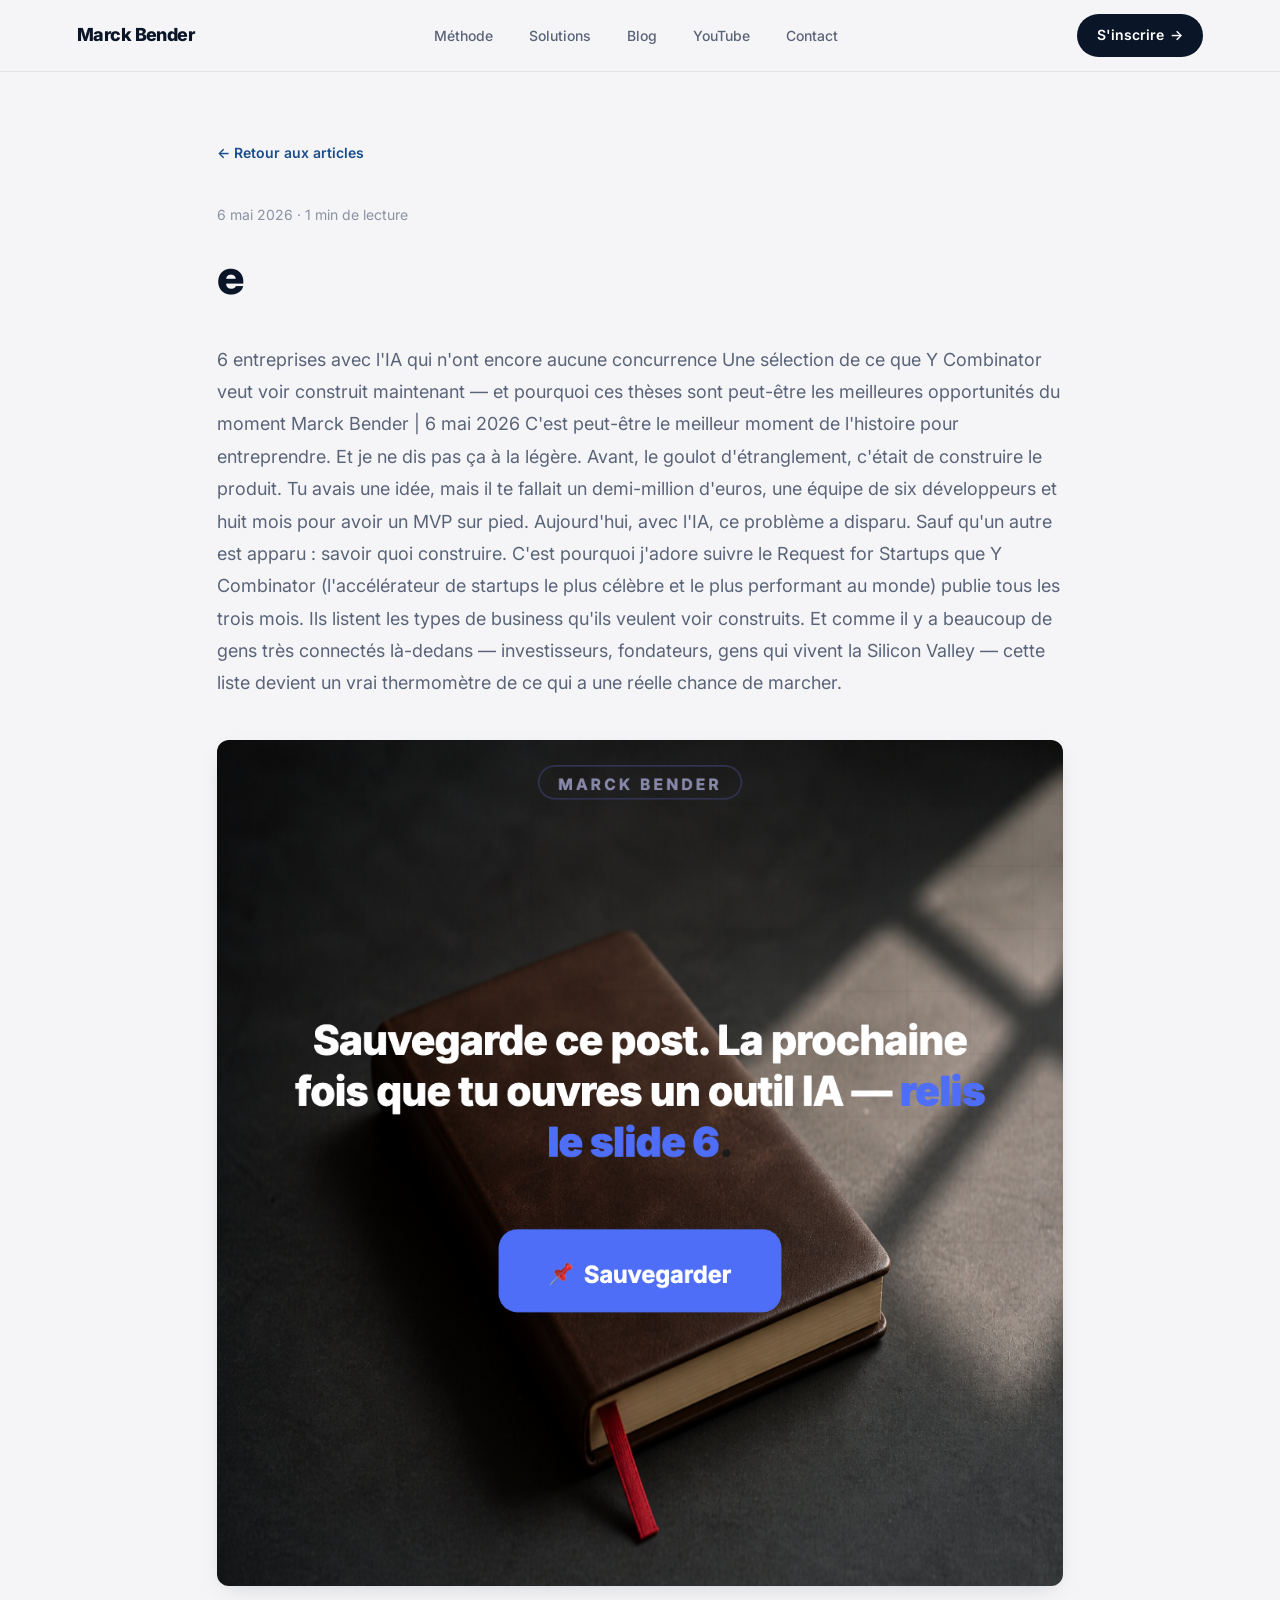
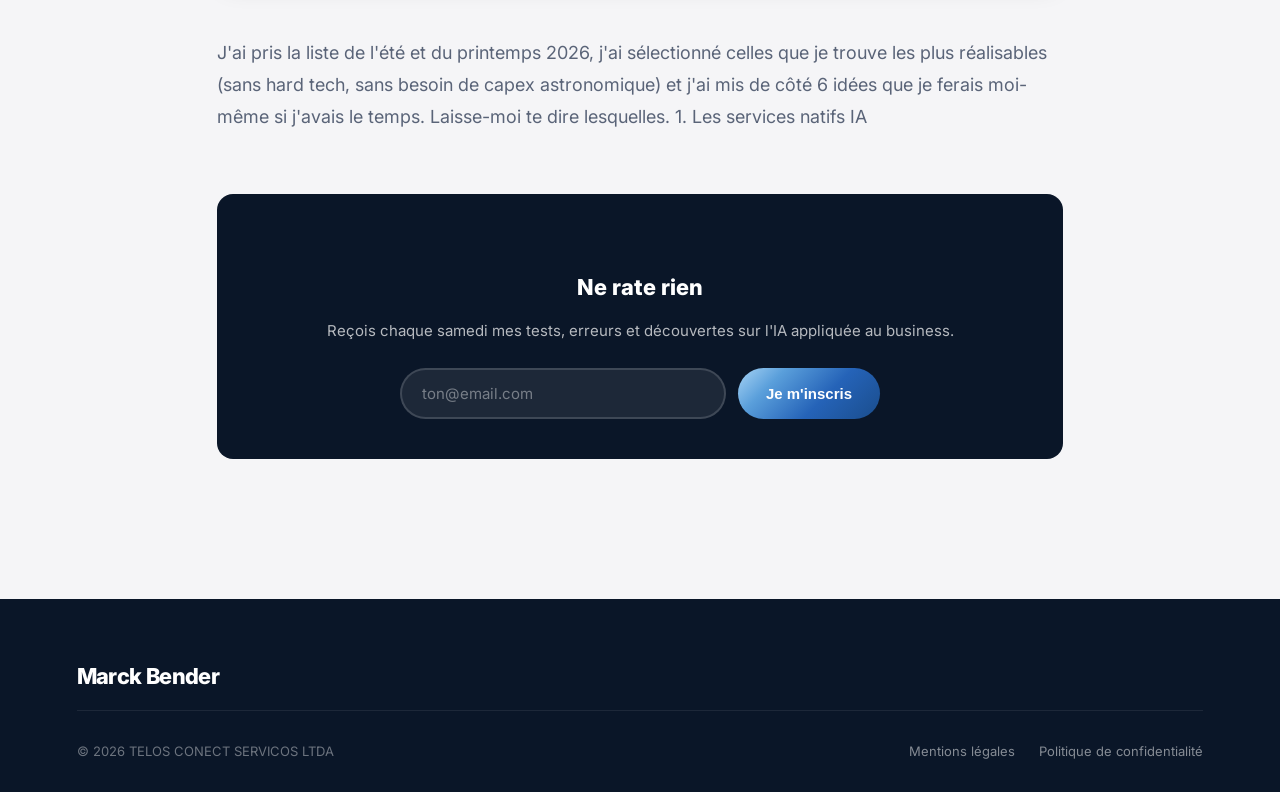
<file: blog/e.html>
<!DOCTYPE html>
<html lang="fr">
<head>
<meta charset="UTF-8">
<meta name="viewport" content="width=device-width, initial-scale=1.0">
<title>e — Marck Bender</title>
<meta name="description" content="">
<link rel="preconnect" href="https://fonts.googleapis.com">
<link rel="preconnect" href="https://fonts.gstatic.com" crossorigin>
<link href="https://fonts.googleapis.com/css2?family=Instrument+Serif:ital@0;1&family=Inter:wght@300;400;500;600;700;800;900&display=swap" rel="stylesheet">
<style>
  *, *::before, *::after { box-sizing: border-box; margin: 0; padding: 0; }
  :root {
    --bg: #f5f5f7; --marine: #0a1628; --marine-soft: #1a2942; --teal: #2563b8;
    --teal-soft: #1a4d8c; --text-muted: #5a6478; --text-light: #8a92a3;
    --border: rgba(10,22,40,0.08); --border-strong: rgba(10,22,40,0.12);
    --steel-gradient: linear-gradient(135deg, #a8d4f5 0%, #5a9fdb 25%, #2563b8 60%, #1a4d8c 100%);
    --font-display: 'Instrument Serif', Georgia, serif;
    --font-body: 'Inter', -apple-system, BlinkMacSystemFont, sans-serif;
  }
  html { scroll-behavior: smooth; -webkit-font-smoothing: antialiased; }
  body { background: var(--bg); color: var(--marine); font-family: var(--font-body); font-size: 16px; line-height: 1.6; }
  nav { position: fixed; top: 0; left: 0; right: 0; z-index: 100; background: rgba(245,245,247,0.85); backdrop-filter: blur(16px); -webkit-backdrop-filter: blur(16px); border-bottom: 1px solid var(--border); height: 72px; display: flex; align-items: center; justify-content: space-between; padding: 0 6%; }
  .nav-logo { font-weight: 800; font-size: 18px; letter-spacing: -0.03em; color: var(--marine); text-decoration: none; }
  .nav-links { display: flex; gap: 36px; list-style: none; }
  .nav-links a { font-size: 14px; color: var(--text-muted); text-decoration: none; font-weight: 500; }
  .nav-cta { background: var(--marine); color: white; font-weight: 600; font-size: 14px; padding: 10px 20px; border-radius: 100px; text-decoration: none; display: inline-flex; align-items: center; gap: 6px; }
  .article { padding: 140px 6% 80px; max-width: 1000px; margin: 0 auto; }
  .article-back { display: inline-flex; align-items: center; gap: 6px; font-size: 14px; color: var(--teal-soft); font-weight: 600; text-decoration: none; margin-bottom: 40px; }
  .article-meta { font-size: 14px; color: var(--text-light); margin-bottom: 24px; }
  .article h1 { font-size: clamp(32px, 5vw, 48px); font-weight: 800; letter-spacing: -0.035em; line-height: 1.1; margin-bottom: 40px; }
  .article h2 { font-size: 28px; font-weight: 800; letter-spacing: -0.02em; color: var(--marine); margin: 48px 0 16px; }
  .article h3 { font-size: 22px; font-weight: 700; margin: 36px 0 12px; }
  .article p { font-size: 18px; color: var(--text-muted); line-height: 1.8; margin-bottom: 24px; }
  .article strong { color: var(--marine); font-weight: 600; }
  .article em { font-family: var(--font-display); font-style: italic; }
  .article ul, .article ol { margin-bottom: 24px; padding-left: 24px; }
  .article li { font-size: 17px; color: var(--text-muted); line-height: 1.7; margin-bottom: 8px; }
  .article blockquote { border-left: 3px solid var(--teal); padding: 16px 24px; margin: 32px 0; background: rgba(37,99,184,0.04); border-radius: 0 8px 8px 0; }
  .article blockquote p { margin-bottom: 0; font-style: italic; }
  .article code { background: rgba(10,22,40,0.06); padding: 2px 6px; border-radius: 4px; font-size: 15px; font-family: 'SF Mono', Monaco, monospace; }
  .article img { max-width: 100%; border-radius: 12px; margin: 24px 0; box-shadow: 0 8px 24px -8px rgba(10,22,40,0.15); }
  .article pre { background: var(--marine); color: rgba(255,255,255,0.85); padding: 24px; border-radius: 12px; overflow-x: auto; margin: 32px 0; }
  .article pre code { background: none; padding: 0; color: inherit; }
  .nl-box { background: var(--marine); border-radius: 16px; padding: 40px; text-align: center; margin: 60px 0; }
  .nl-box h3 { color: white; font-size: 22px; font-weight: 800; margin-bottom: 12px; }
  .nl-box p { color: rgba(255,255,255,0.7); font-size: 15px; margin-bottom: 24px; }
  .nl-box form { display: flex; gap: 12px; max-width: 480px; margin: 0 auto; }
  .nl-box input[type="email"] { flex: 1; padding: 14px 20px; border: 2px solid rgba(255,255,255,0.15); border-radius: 100px; font-size: 15px; font-family: var(--font-body); background: rgba(255,255,255,0.08); color: white; outline: none; }
  .nl-box input::placeholder { color: rgba(255,255,255,0.4); }
  .nl-box button { background: var(--steel-gradient); color: white; font-weight: 700; padding: 14px 28px; border-radius: 100px; border: none; font-size: 15px; cursor: pointer; white-space: nowrap; }
  footer { background: var(--marine); color: white; padding: 60px 6% 30px; }
  .footer-inner { max-width: 1300px; margin: 0 auto; }
  .footer-logo { font-weight: 800; font-size: 22px; letter-spacing: -0.03em; margin-bottom: 16px; }
  .footer-bottom { padding-top: 30px; border-top: 1px solid rgba(255,255,255,0.08); display: flex; justify-content: space-between; align-items: center; flex-wrap: wrap; gap: 16px; }
  .footer-copy { font-size: 13px; color: rgba(255,255,255,0.4); }
  .footer-legal { display: flex; gap: 24px; }
  .footer-legal a { font-size: 13px; color: rgba(255,255,255,0.5); text-decoration: none; }
  @media (max-width: 700px) { nav { padding: 0 5%; height: 64px; } .nav-links { display: none; } .nl-box form { flex-direction: column; } .nl-box button { width: 100%; } }
</style>
</head>
<body>
<nav>
  <a href="/" class="nav-logo">Marck Bender</a>
  <ul class="nav-links">
    <li><a href="/#methode">Méthode</a></li>
    <li><a href="/#solutions">Solutions</a></li>
    <li><a href="/blog">Blog</a></li>
    <li><a href="/#youtube">YouTube</a></li>
    <li><a href="/#contact">Contact</a></li>
  </ul>
  <a href="/#newsletter" class="nav-cta">S'inscrire <span>→</span></a>
</nav>
<article class="article">
  <a href="/blog" class="article-back">← Retour aux articles</a>
  <div class="article-meta">6 mai 2026 · 1 min de lecture</div>
  <h1>e</h1>
  <p>
6 entreprises avec l'IA qui n'ont encore aucune concurrence
Une sélection de ce que Y Combinator veut voir construit maintenant — et pourquoi ces thèses sont peut-être les meilleures opportunités du moment
Marck Bender   |   6 mai 2026
C'est peut-être le meilleur moment de l'histoire pour entreprendre. Et je ne dis pas ça à la légère.
Avant, le goulot d'étranglement, c'était de construire le produit. Tu avais une idée, mais il te fallait un demi-million d'euros, une équipe de six développeurs et huit mois pour avoir un MVP sur pied. Aujourd'hui, avec l'IA, ce problème a disparu.
Sauf qu'un autre est apparu : savoir quoi construire.
C'est pourquoi j'adore suivre le Request for Startups que Y Combinator (l'accélérateur de startups le plus célèbre et le plus performant au monde) publie tous les trois mois. Ils listent les types de business qu'ils veulent voir construits. Et comme il y a beaucoup de gens très connectés là-dedans — investisseurs, fondateurs, gens qui vivent la Silicon Valley — cette liste devient un vrai thermomètre de ce qui a une réelle chance de marcher.</p><p>
<img src="/images/img-1778153642535.png" alt="image" style="max-width:100%;border-radius:12px;margin:16px 0;"></p><p>J'ai pris la liste de l'été et du printemps 2026, j'ai sélectionné celles que je trouve les plus réalisables (sans hard tech, sans besoin de capex astronomique) et j'ai mis de côté 6 idées que je ferais moi-même si j'avais le temps.
Laisse-moi te dire lesquelles.
1. Les services natifs IA</p>
  <div class="nl-box">
    <h3>Ne rate rien</h3>
    <p>Reçois chaque samedi mes tests, erreurs et découvertes sur l'IA appliquée au business.</p>
    <form id="nl-form"><input type="email" placeholder="ton@email.com" required><button type="submit">Je m'inscris</button></form>
  </div>
</article>
<footer><div class="footer-inner"><div class="footer-logo">Marck Bender</div><div class="footer-bottom"><span class="footer-copy">© 2026 TELOS CONECT SERVICOS LTDA</span><div class="footer-legal"><a href="#">Mentions légales</a><a href="#">Politique de confidentialité</a></div></div></div></footer>
<script>
const f=document.getElementById('nl-form'),e=f.querySelector('input'),b=f.querySelector('button');
f.addEventListener('submit',async ev=>{ev.preventDefault();b.disabled=true;b.textContent='Inscription...';
try{const r=await fetch('/api/subscribe',{method:'POST',headers:{'Content-Type':'application/json'},body:JSON.stringify({email:e.value})});
if(r.ok){b.textContent='Bienvenue !';e.value='';}else b.textContent="Je m'inscris";}catch{b.textContent="Je m'inscris";}
b.disabled=false;setTimeout(()=>{b.textContent="Je m'inscris";},3000);});
</script>
</body>
</html>
</file>
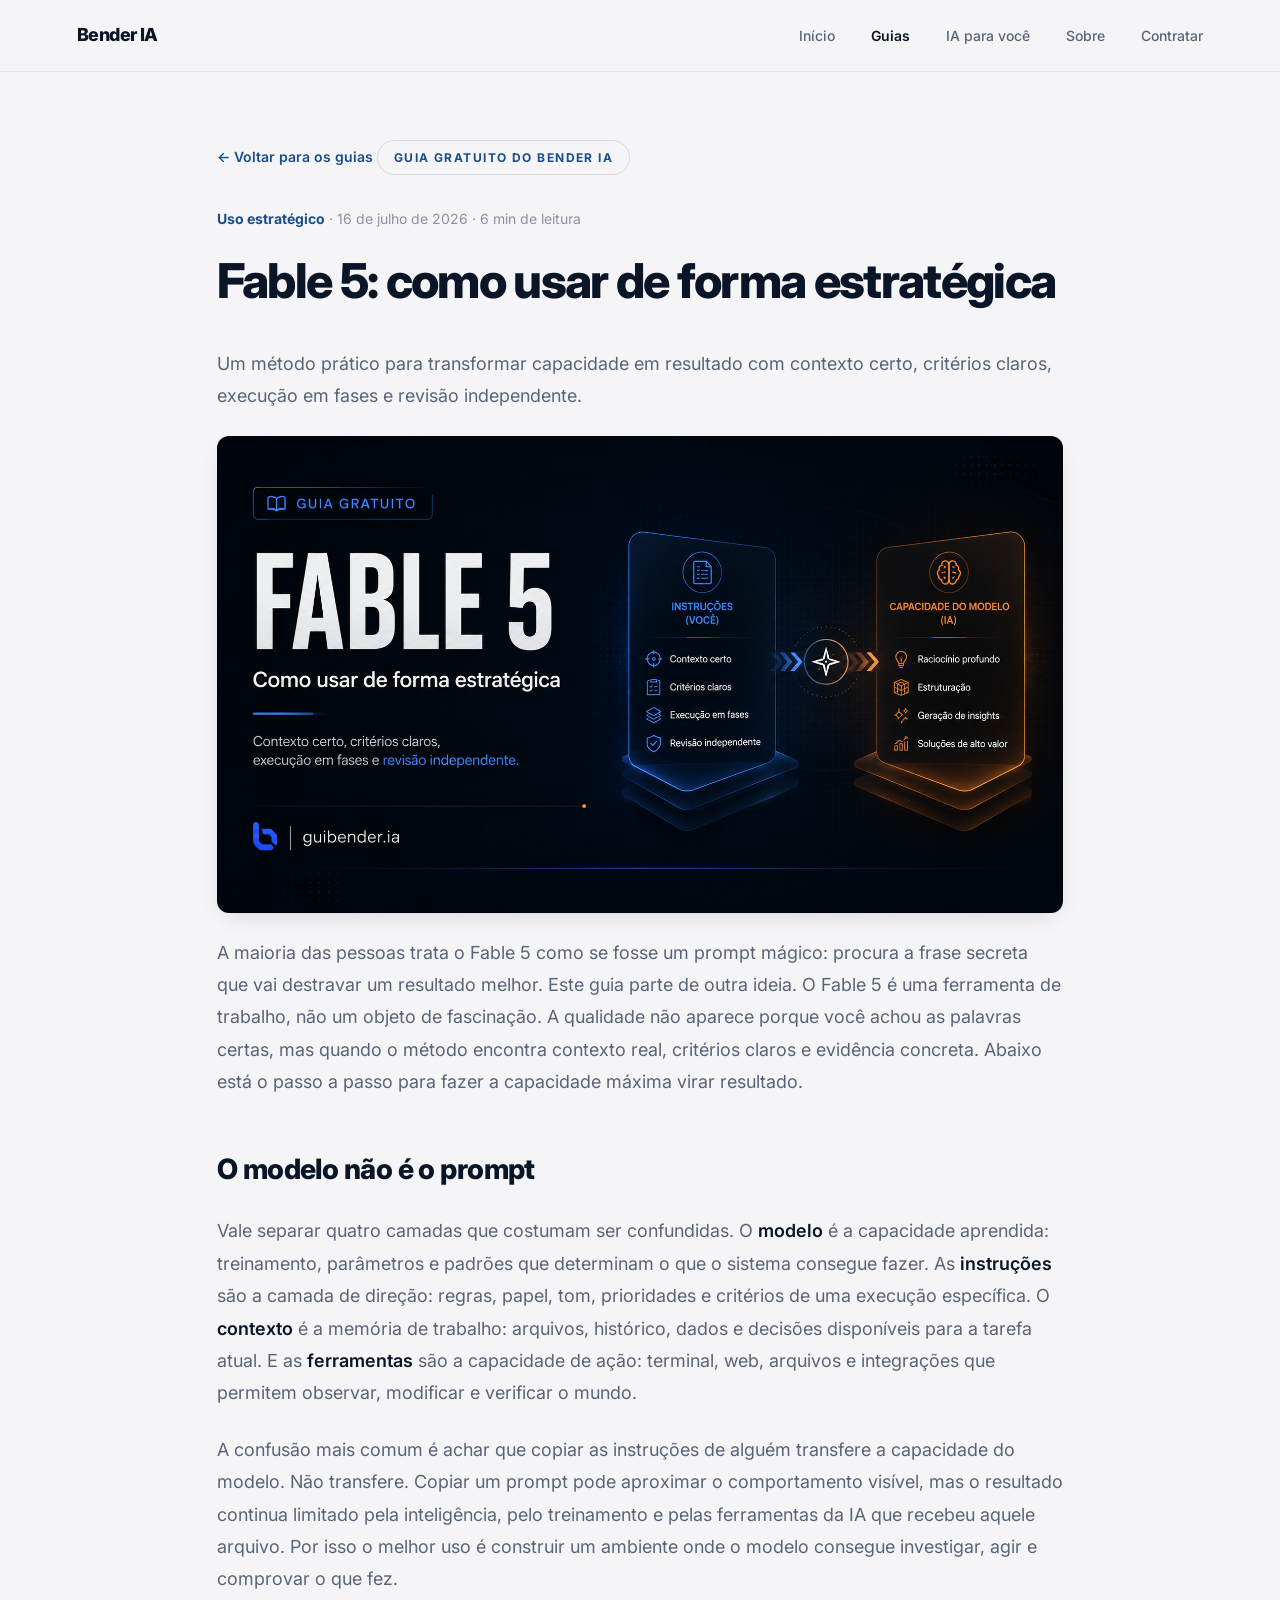
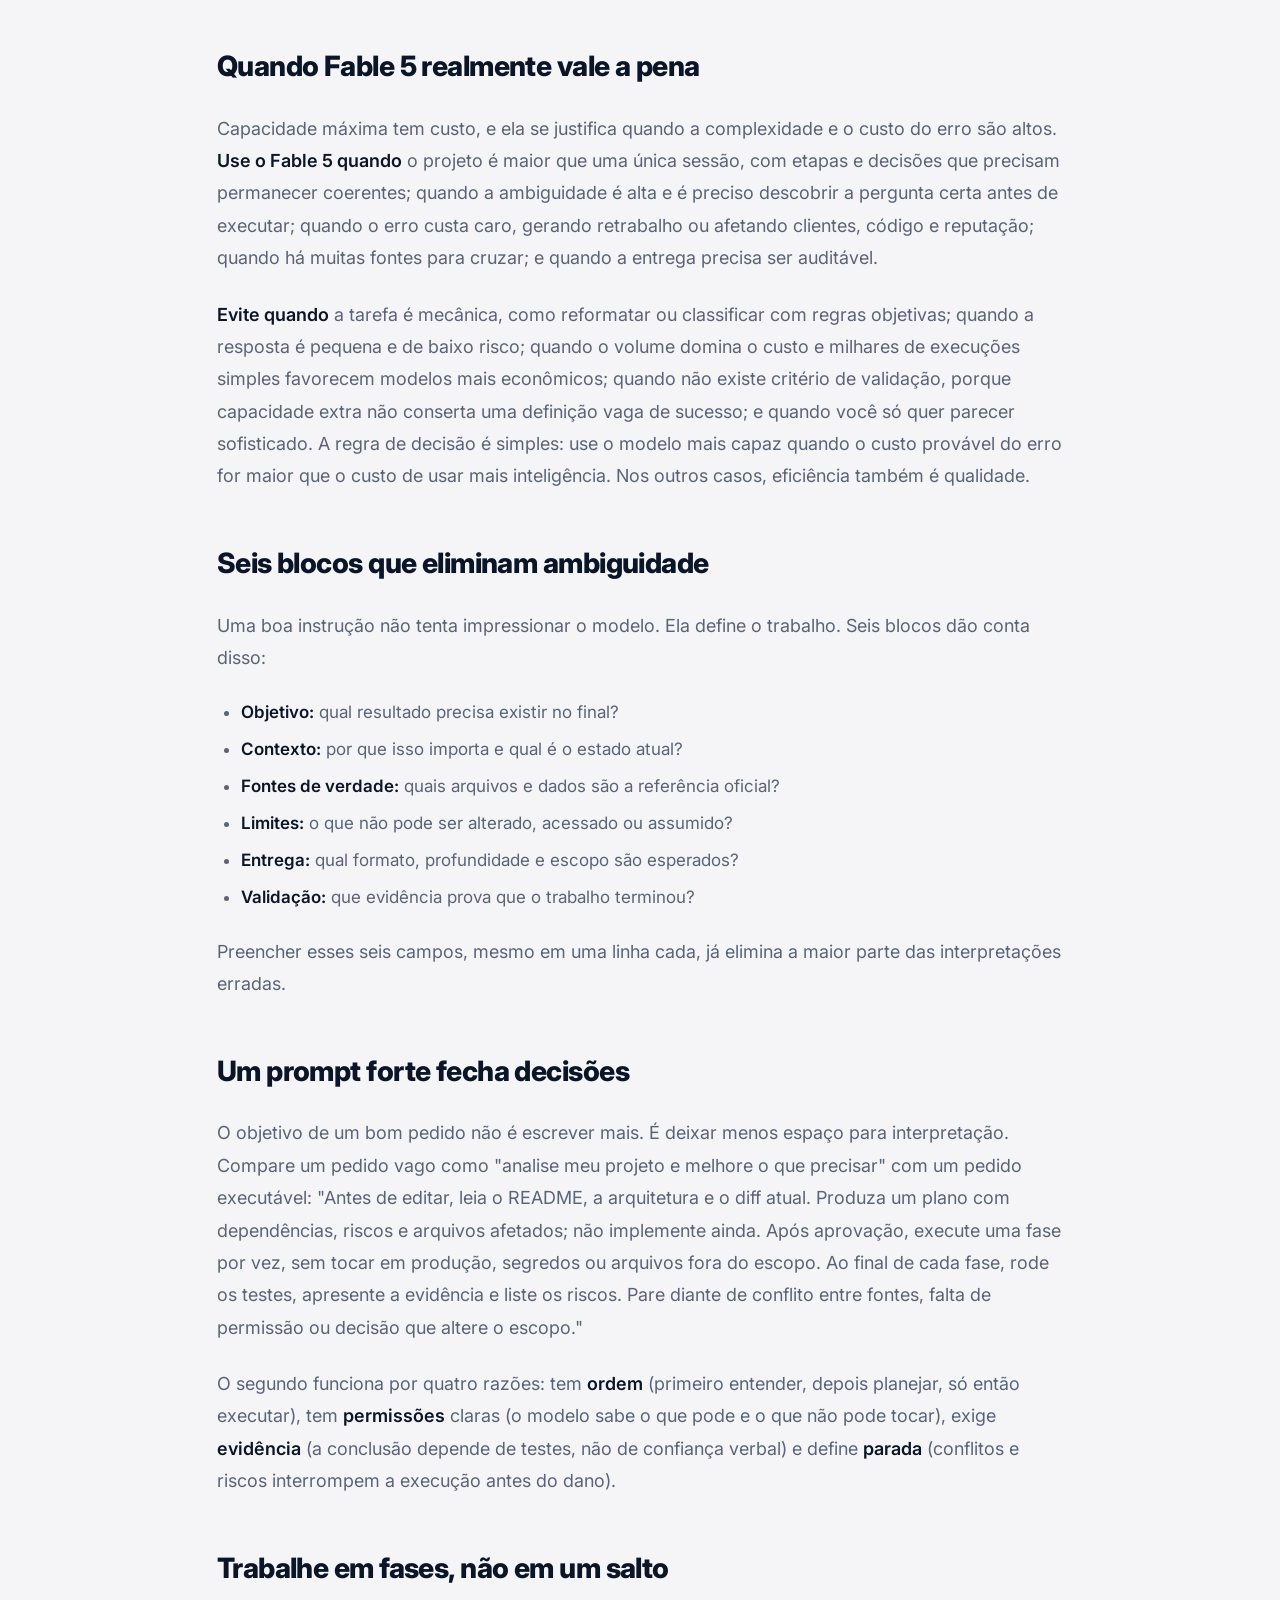
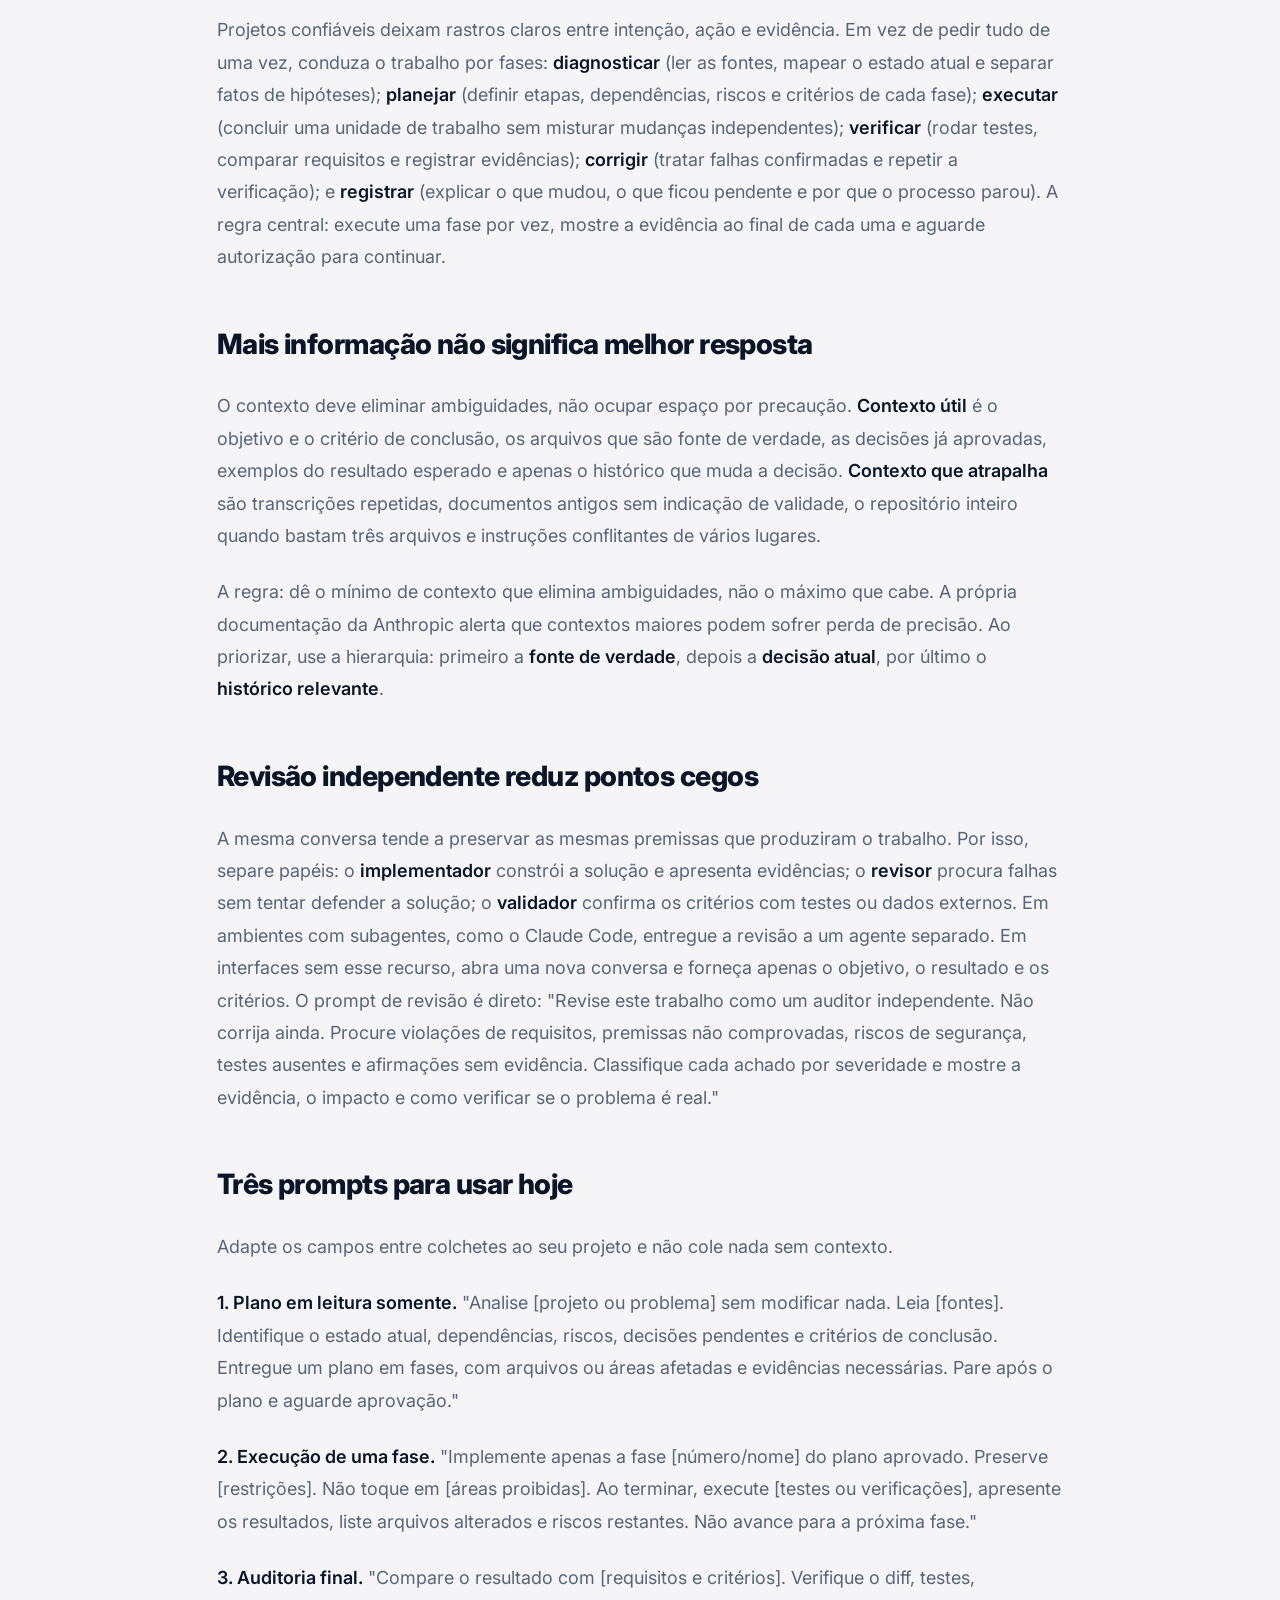
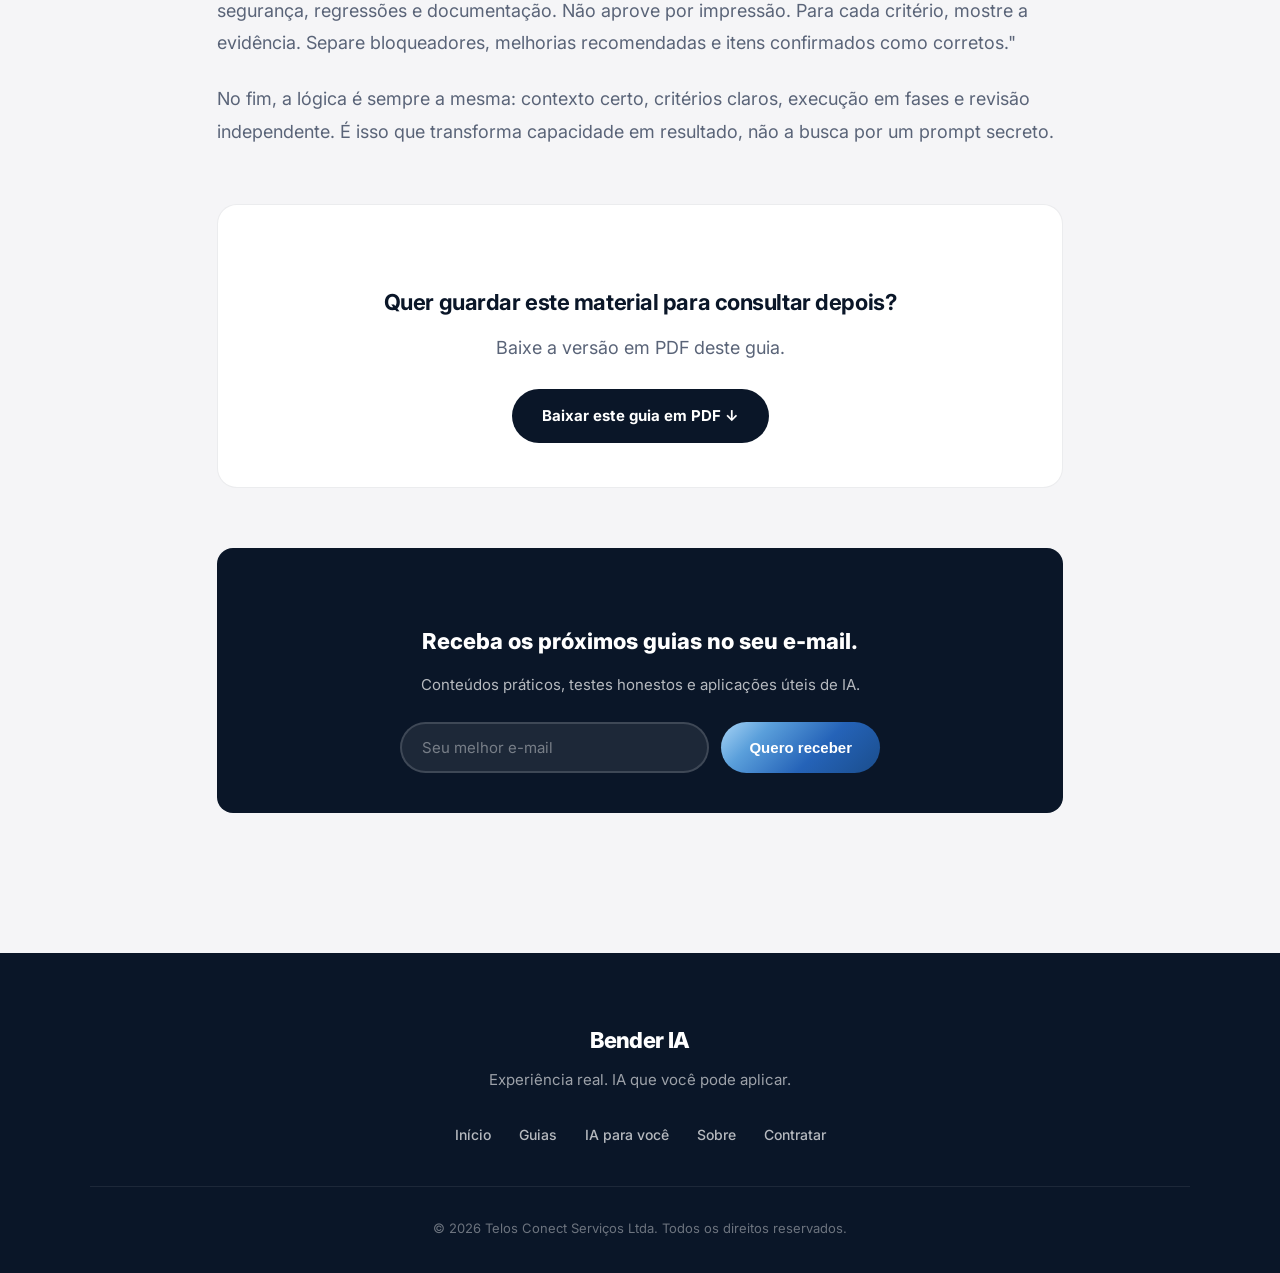
<file: blog/fable-5-como-usar-de-forma-estrategica.html>
<!DOCTYPE html>
<html lang="pt-BR">
<head>
<meta charset="UTF-8">
<meta name="viewport" content="width=device-width, initial-scale=1.0">
<title>Fable 5: como usar de forma estratégica — Bender IA</title>
<meta name="description" content="Um método prático para transformar capacidade em resultado com contexto certo, critérios claros, execução em fases e revisão independente.">
<link rel="preconnect" href="https://fonts.googleapis.com">
<link rel="preconnect" href="https://fonts.gstatic.com" crossorigin>
<link href="https://fonts.googleapis.com/css2?family=Instrument+Serif:ital@0;1&family=Inter:wght@300;400;500;600;700;800;900&display=swap" rel="stylesheet">
<style>
  *, *::before, *::after { box-sizing: border-box; margin: 0; padding: 0; }
  :root {
    --bg: #f5f5f7; --marine: #0a1628; --marine-soft: #1a2942; --teal: #2563b8;
    --teal-soft: #1a4d8c; --text-muted: #5a6478; --text-light: #8a92a3;
    --border: rgba(10,22,40,0.08); --border-strong: rgba(10,22,40,0.12);
    --steel-gradient: linear-gradient(135deg, #a8d4f5 0%, #5a9fdb 25%, #2563b8 60%, #1a4d8c 100%);
    --font-display: 'Instrument Serif', Georgia, serif;
    --font-body: 'Inter', -apple-system, BlinkMacSystemFont, sans-serif;
  }
  html { scroll-behavior: smooth; -webkit-font-smoothing: antialiased; }
  body { background: var(--bg); color: var(--marine); font-family: var(--font-body); font-size: 16px; line-height: 1.6; }
  nav { position: fixed; top: 0; left: 0; right: 0; z-index: 100; background: rgba(245,245,247,0.85); backdrop-filter: blur(16px); -webkit-backdrop-filter: blur(16px); border-bottom: 1px solid var(--border); height: 72px; display: flex; align-items: center; justify-content: space-between; padding: 0 6%; }
  .nav-logo { font-weight: 800; font-size: 18px; letter-spacing: -0.03em; color: var(--marine); text-decoration: none; }
  .nav-links { display: flex; gap: 36px; list-style: none; }
  .nav-links a { font-size: 14px; color: var(--text-muted); text-decoration: none; font-weight: 500; }
  .nav-links a.active { color: var(--marine); font-weight: 600; }
  .nav-hamburger { display: none; background: none; border: none; cursor: pointer; padding: 8px; flex-direction: column; gap: 5px; }
  .nav-hamburger span { display: block; width: 22px; height: 2px; background: var(--marine); border-radius: 2px; transition: all 0.3s; }
  .nav-hamburger.active span:nth-child(1) { transform: rotate(45deg) translate(5px, 5px); }
  .nav-hamburger.active span:nth-child(2) { opacity: 0; }
  .nav-hamburger.active span:nth-child(3) { transform: rotate(-45deg) translate(5px, -5px); }
  .mobile-menu { display: none; position: fixed; top: 64px; left: 0; right: 0; background: var(--bg); border-bottom: 2px solid var(--border); padding: 24px 5%; z-index: 999; }
  .mobile-menu.show { display: block; }
  .mobile-menu a { display: block; font-size: 18px; font-weight: 600; color: var(--marine); text-decoration: none; padding: 14px 0; border-bottom: 1px solid var(--border); }
  .mobile-menu a:last-child { border-bottom: none; }
  .article { padding: 140px 6% 80px; max-width: 1000px; margin: 0 auto; }
  .article-back { display: inline-flex; align-items: center; gap: 6px; font-size: 14px; color: var(--teal-soft); font-weight: 600; text-decoration: none; margin-bottom: 40px; }
  .article-meta { font-size: 14px; color: var(--text-light); margin-bottom: 24px; }
  .guia-badge { display: inline-flex; align-items: center; font-size: 12px; font-weight: 700; letter-spacing: 0.12em; text-transform: uppercase; color: var(--teal-soft); border: 1px solid var(--border-strong); border-radius: 100px; padding: 7px 16px; margin-bottom: 20px; }
  .article-cat { color: var(--teal-soft); font-weight: 700; }
  .article-desc { font-size: 21px; color: var(--text-muted); line-height: 1.6; margin-bottom: 32px; }
  .article-cover { width: 100%; border-radius: 16px; margin: 0 0 40px; box-shadow: 0 20px 50px -20px rgba(10,22,40,0.25); display: block; }
  .pdf-box { background: white; border: 1px solid var(--border); border-radius: 20px; padding: 44px 40px; text-align: center; margin: 56px 0 0; }
  .pdf-box h3 { font-size: 22px; font-weight: 800; letter-spacing: -0.02em; color: var(--marine); margin-bottom: 8px; }
  .pdf-box p { font-size: 15px; color: var(--text-muted); margin-bottom: 24px; }
  .pdf-btn { display: inline-flex; align-items: center; gap: 8px; background: var(--marine); color: white; font-weight: 700; font-size: 15px; padding: 15px 30px; border-radius: 100px; text-decoration: none; transition: all 0.2s; }
  .pdf-btn:hover { background: var(--marine-soft); transform: translateY(-1px); }
  .article h1 { font-size: clamp(32px, 5vw, 48px); font-weight: 800; letter-spacing: -0.035em; line-height: 1.1; margin-bottom: 40px; }
  .article h2 { font-size: 28px; font-weight: 800; letter-spacing: -0.02em; color: var(--marine); margin: 48px 0 16px; }
  .article h3 { font-size: 22px; font-weight: 700; margin: 36px 0 12px; }
  .article p { font-size: 18px; color: var(--text-muted); line-height: 1.8; margin-bottom: 24px; }
  .article strong { color: var(--marine); font-weight: 600; }
  .article a { overflow-wrap: anywhere; }
  .article em { font-family: var(--font-display); font-style: italic; }
  .text-lg { font-size: 22px; display: block; margin-bottom: 16px; }
  .article ul, .article ol { margin-bottom: 24px; padding-left: 24px; }
  .article li { font-size: 17px; color: var(--text-muted); line-height: 1.7; margin-bottom: 8px; }
  .article blockquote { border-left: 3px solid var(--teal); padding: 16px 24px; margin: 32px 0; background: rgba(37,99,184,0.04); border-radius: 0 8px 8px 0; }
  .article blockquote p { margin-bottom: 0; font-style: italic; }
  .article code { background: rgba(10,22,40,0.06); padding: 2px 6px; border-radius: 4px; font-size: 15px; font-family: 'SF Mono', Monaco, monospace; }
  .article img { max-width: 100%; border-radius: 12px; margin: 24px 0; box-shadow: 0 8px 24px -8px rgba(10,22,40,0.15); }
  .article pre { background: var(--marine); color: rgba(255,255,255,0.85); padding: 24px; border-radius: 12px; overflow-x: auto; margin: 32px 0; }
  .article pre code { background: none; padding: 0; color: inherit; }
  .nl-box { background: var(--marine); border-radius: 16px; padding: 40px; text-align: center; margin: 60px 0; }
  .nl-box h3 { color: white; font-size: 22px; font-weight: 800; margin-bottom: 12px; }
  .nl-box p { color: rgba(255,255,255,0.7); font-size: 15px; margin-bottom: 24px; }
  .nl-box form { display: flex; gap: 12px; max-width: 480px; margin: 0 auto; }
  .nl-box input[type="email"] { flex: 1; padding: 14px 20px; border: 2px solid rgba(255,255,255,0.15); border-radius: 100px; font-size: 15px; font-family: var(--font-body); background: rgba(255,255,255,0.08); color: white; outline: none; }
  .nl-box input::placeholder { color: rgba(255,255,255,0.4); }
  .nl-box button { background: var(--steel-gradient); color: white; font-weight: 700; padding: 14px 28px; border-radius: 100px; border: none; font-size: 15px; cursor: pointer; white-space: nowrap; }
  footer { background: var(--marine); color: white; padding: 70px 6% 32px; }
  .footer-inner { max-width: 1100px; margin: 0 auto; text-align: center; }
  .footer-logo { font-weight: 800; font-size: 22px; letter-spacing: -0.03em; margin-bottom: 10px; }
  .footer-tagline { font-size: 15px; color: rgba(255,255,255,0.6); margin-bottom: 32px; }
  .footer-links { display: flex; justify-content: center; flex-wrap: wrap; gap: 28px; margin-bottom: 40px; }
  .footer-links a { font-size: 14px; color: rgba(255,255,255,0.7); text-decoration: none; font-weight: 500; }
  .footer-links a:hover { color: white; }
  .footer-bottom { padding-top: 28px; border-top: 1px solid rgba(255,255,255,0.08); }
  .footer-copy { font-size: 13px; color: rgba(255,255,255,0.4); }
  @media (max-width: 700px) { nav { padding: 0 5%; height: 64px; } .nav-links { display: none; } .nav-hamburger { display: flex; } .nl-box form { flex-direction: column; } .nl-box button { width: 100%; } }
</style>
</head>
<body>
<nav>
  <a href="/" class="nav-logo">Bender IA</a>
  <ul class="nav-links">
    <li><a href="/">Início</a></li>
    <li><a href="/blog" class="active">Guias</a></li>
    <li><a href="/#ia-para-voce">IA para você</a></li>
    <li><a href="/sobre.html">Sobre</a></li>
    <li><a href="/#contact">Contratar</a></li>
  </ul>
  <button class="nav-hamburger" id="nav-hamburger" aria-label="Menu"><span></span><span></span><span></span></button>
</nav>
<div class="mobile-menu" id="mobile-menu">
  <a href="/">Início</a>
  <a href="/blog">Guias</a>
  <a href="/#ia-para-voce">IA para você</a>
  <a href="/sobre.html">Sobre</a>
  <a href="/#contact">Contratar</a>
</div>
<article class="article">
  <a href="/blog" class="article-back">← Voltar para os guias</a>
  <div class="guia-badge">Guia gratuito do Bender IA</div>
  <div class="article-meta"><span class="article-cat">Uso estratégico</span> · 16 de julho de 2026 · 6 min de leitura</div>
  <h1>Fable 5: como usar de forma estratégica</h1>
  <p class="article-desc">Um método prático para transformar capacidade em resultado com contexto certo, critérios claros, execução em fases e revisão independente.</p>
  <img class="article-cover" src="/public/images/guias/fable-5-como-usar-de-forma-estrategica-cover.png" alt="">
  <p>
A maioria das pessoas trata o Fable 5 como se fosse um prompt mágico: procura a frase secreta que vai destravar um resultado melhor. Este guia parte de outra ideia. O Fable 5 é uma ferramenta de trabalho, não um objeto de fascinação. A qualidade não aparece porque você achou as palavras certas, mas quando o método encontra contexto real, critérios claros e evidência concreta. Abaixo está o passo a passo para fazer a capacidade máxima virar resultado.</p><p><h2>O modelo não é o prompt</h2></p><p>Vale separar quatro camadas que costumam ser confundidas. O <strong>modelo</strong> é a capacidade aprendida: treinamento, parâmetros e padrões que determinam o que o sistema consegue fazer. As <strong>instruções</strong> são a camada de direção: regras, papel, tom, prioridades e critérios de uma execução específica. O <strong>contexto</strong> é a memória de trabalho: arquivos, histórico, dados e decisões disponíveis para a tarefa atual. E as <strong>ferramentas</strong> são a capacidade de ação: terminal, web, arquivos e integrações que permitem observar, modificar e verificar o mundo.</p><p>A confusão mais comum é achar que copiar as instruções de alguém transfere a capacidade do modelo. Não transfere. Copiar um prompt pode aproximar o comportamento visível, mas o resultado continua limitado pela inteligência, pelo treinamento e pelas ferramentas da IA que recebeu aquele arquivo. Por isso o melhor uso é construir um ambiente onde o modelo consegue investigar, agir e comprovar o que fez.</p><p><h2>Quando Fable 5 realmente vale a pena</h2></p><p>Capacidade máxima tem custo, e ela se justifica quando a complexidade e o custo do erro são altos. <strong>Use o Fable 5 quando</strong> o projeto é maior que uma única sessão, com etapas e decisões que precisam permanecer coerentes; quando a ambiguidade é alta e é preciso descobrir a pergunta certa antes de executar; quando o erro custa caro, gerando retrabalho ou afetando clientes, código e reputação; quando há muitas fontes para cruzar; e quando a entrega precisa ser auditável.</p><p><strong>Evite quando</strong> a tarefa é mecânica, como reformatar ou classificar com regras objetivas; quando a resposta é pequena e de baixo risco; quando o volume domina o custo e milhares de execuções simples favorecem modelos mais econômicos; quando não existe critério de validação, porque capacidade extra não conserta uma definição vaga de sucesso; e quando você só quer parecer sofisticado. A regra de decisão é simples: use o modelo mais capaz quando o custo provável do erro for maior que o custo de usar mais inteligência. Nos outros casos, eficiência também é qualidade.</p><p><h2>Seis blocos que eliminam ambiguidade</h2></p><p>Uma boa instrução não tenta impressionar o modelo. Ela define o trabalho. Seis blocos dão conta disso:</p><p><ul><li><strong>Objetivo:</strong> qual resultado precisa existir no final?</li><li><strong>Contexto:</strong> por que isso importa e qual é o estado atual?</li><li><strong>Fontes de verdade:</strong> quais arquivos e dados são a referência oficial?</li><li><strong>Limites:</strong> o que não pode ser alterado, acessado ou assumido?</li><li><strong>Entrega:</strong> qual formato, profundidade e escopo são esperados?</li><li><strong>Validação:</strong> que evidência prova que o trabalho terminou?</li></ul></p><p>Preencher esses seis campos, mesmo em uma linha cada, já elimina a maior parte das interpretações erradas.</p><p><h2>Um prompt forte fecha decisões</h2></p><p>O objetivo de um bom pedido não é escrever mais. É deixar menos espaço para interpretação. Compare um pedido vago como "analise meu projeto e melhore o que precisar" com um pedido executável: "Antes de editar, leia o README, a arquitetura e o diff atual. Produza um plano com dependências, riscos e arquivos afetados; não implemente ainda. Após aprovação, execute uma fase por vez, sem tocar em produção, segredos ou arquivos fora do escopo. Ao final de cada fase, rode os testes, apresente a evidência e liste os riscos. Pare diante de conflito entre fontes, falta de permissão ou decisão que altere o escopo."</p><p>O segundo funciona por quatro razões: tem <strong>ordem</strong> (primeiro entender, depois planejar, só então executar), tem <strong>permissões</strong> claras (o modelo sabe o que pode e o que não pode tocar), exige <strong>evidência</strong> (a conclusão depende de testes, não de confiança verbal) e define <strong>parada</strong> (conflitos e riscos interrompem a execução antes do dano).</p><p><h2>Trabalhe em fases, não em um salto</h2></p><p>Projetos confiáveis deixam rastros claros entre intenção, ação e evidência. Em vez de pedir tudo de uma vez, conduza o trabalho por fases: <strong>diagnosticar</strong> (ler as fontes, mapear o estado atual e separar fatos de hipóteses); <strong>planejar</strong> (definir etapas, dependências, riscos e critérios de cada fase); <strong>executar</strong> (concluir uma unidade de trabalho sem misturar mudanças independentes); <strong>verificar</strong> (rodar testes, comparar requisitos e registrar evidências); <strong>corrigir</strong> (tratar falhas confirmadas e repetir a verificação); e <strong>registrar</strong> (explicar o que mudou, o que ficou pendente e por que o processo parou). A regra central: execute uma fase por vez, mostre a evidência ao final de cada uma e aguarde autorização para continuar.</p><p><h2>Mais informação não significa melhor resposta</h2></p><p>O contexto deve eliminar ambiguidades, não ocupar espaço por precaução. <strong>Contexto útil</strong> é o objetivo e o critério de conclusão, os arquivos que são fonte de verdade, as decisões já aprovadas, exemplos do resultado esperado e apenas o histórico que muda a decisão. <strong>Contexto que atrapalha</strong> são transcrições repetidas, documentos antigos sem indicação de validade, o repositório inteiro quando bastam três arquivos e instruções conflitantes de vários lugares.</p><p>A regra: dê o mínimo de contexto que elimina ambiguidades, não o máximo que cabe. A própria documentação da Anthropic alerta que contextos maiores podem sofrer perda de precisão. Ao priorizar, use a hierarquia: primeiro a <strong>fonte de verdade</strong>, depois a <strong>decisão atual</strong>, por último o <strong>histórico relevante</strong>.</p><p><h2>Revisão independente reduz pontos cegos</h2></p><p>A mesma conversa tende a preservar as mesmas premissas que produziram o trabalho. Por isso, separe papéis: o <strong>implementador</strong> constrói a solução e apresenta evidências; o <strong>revisor</strong> procura falhas sem tentar defender a solução; o <strong>validador</strong> confirma os critérios com testes ou dados externos. Em ambientes com subagentes, como o Claude Code, entregue a revisão a um agente separado. Em interfaces sem esse recurso, abra uma nova conversa e forneça apenas o objetivo, o resultado e os critérios. O prompt de revisão é direto: "Revise este trabalho como um auditor independente. Não corrija ainda. Procure violações de requisitos, premissas não comprovadas, riscos de segurança, testes ausentes e afirmações sem evidência. Classifique cada achado por severidade e mostre a evidência, o impacto e como verificar se o problema é real."</p><p><h2>Três prompts para usar hoje</h2></p><p>Adapte os campos entre colchetes ao seu projeto e não cole nada sem contexto.</p><p><strong>1. Plano em leitura somente.</strong> "Analise [projeto ou problema] sem modificar nada. Leia [fontes]. Identifique o estado atual, dependências, riscos, decisões pendentes e critérios de conclusão. Entregue um plano em fases, com arquivos ou áreas afetadas e evidências necessárias. Pare após o plano e aguarde aprovação."</p><p><strong>2. Execução de uma fase.</strong> "Implemente apenas a fase [número/nome] do plano aprovado. Preserve [restrições]. Não toque em [áreas proibidas]. Ao terminar, execute [testes ou verificações], apresente os resultados, liste arquivos alterados e riscos restantes. Não avance para a próxima fase."</p><p><strong>3. Auditoria final.</strong> "Compare o resultado com [requisitos e critérios]. Verifique o diff, testes, segurança, regressões e documentação. Não aprove por impressão. Para cada critério, mostre a evidência. Separe bloqueadores, melhorias recomendadas e itens confirmados como corretos."</p><p>No fim, a lógica é sempre a mesma: contexto certo, critérios claros, execução em fases e revisão independente. É isso que transforma capacidade em resultado, não a busca por um prompt secreto.
</p>
  <div class="pdf-box">
    <h3>Quer guardar este material para consultar depois?</h3>
    <p>Baixe a versão em PDF deste guia.</p>
    <a class="pdf-btn" href="/public/guias/fable-5-como-usar-de-forma-estrategica.pdf" download>Baixar este guia em PDF ↓</a>
  </div>
  <div class="nl-box">
    <h3>Receba os próximos guias no seu e-mail.</h3>
    <p>Conteúdos práticos, testes honestos e aplicações úteis de IA.</p>
    <form id="nl-form"><input type="email" placeholder="Seu melhor e-mail" required><button type="submit">Quero receber</button></form>
  </div>
</article>
<footer>
  <div class="footer-inner">
    <div class="footer-logo">Bender IA</div>
    <p class="footer-tagline">Experiência real. IA que você pode aplicar.</p>
    <div class="footer-links">
      <a href="/">Início</a>
      <a href="/blog">Guias</a>
      <a href="/#ia-para-voce">IA para você</a>
      <a href="/sobre.html">Sobre</a>
      <a href="/#contact">Contratar</a>
    </div>
    <div class="footer-bottom"><span class="footer-copy">© 2026 Telos Conect Serviços Ltda. Todos os direitos reservados.</span></div>
  </div>
</footer>
<script>
const f=document.getElementById('nl-form'),e=f.querySelector('input'),b=f.querySelector('button');
f.addEventListener('submit',async ev=>{ev.preventDefault();b.disabled=true;b.textContent='Enviando...';
try{const r=await fetch('/api/subscribe',{method:'POST',headers:{'Content-Type':'application/json'},body:JSON.stringify({email:e.value})});
if(r.ok){b.textContent='Inscrição confirmada!';e.value='';}else b.textContent='Tente novamente';}catch{b.textContent='Tente novamente';}
b.disabled=false;setTimeout(()=>{b.textContent='Quero receber';},3000);});
const h=document.getElementById('nav-hamburger'),m=document.getElementById('mobile-menu');
if(h&&m){h.addEventListener('click',()=>{h.classList.toggle('active');m.classList.toggle('show');});}
</script>
</body>
</html>
</file>
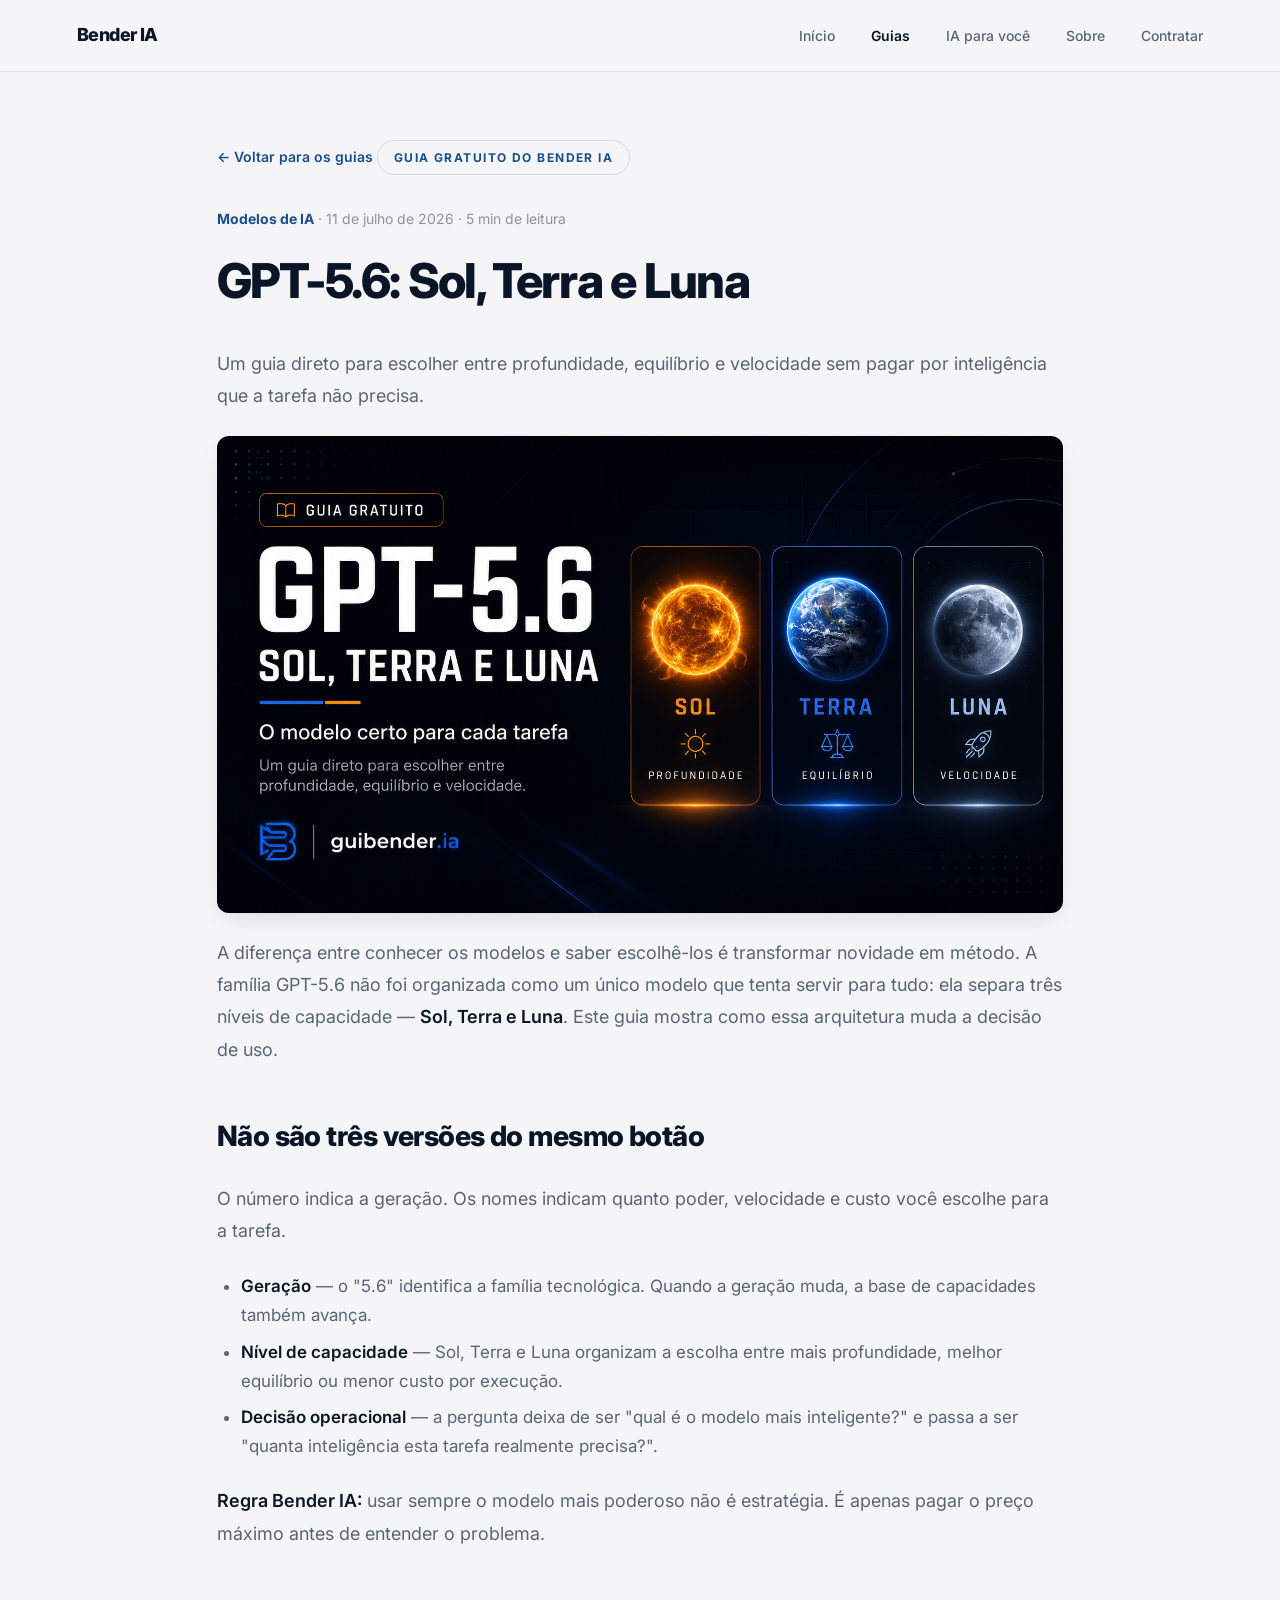
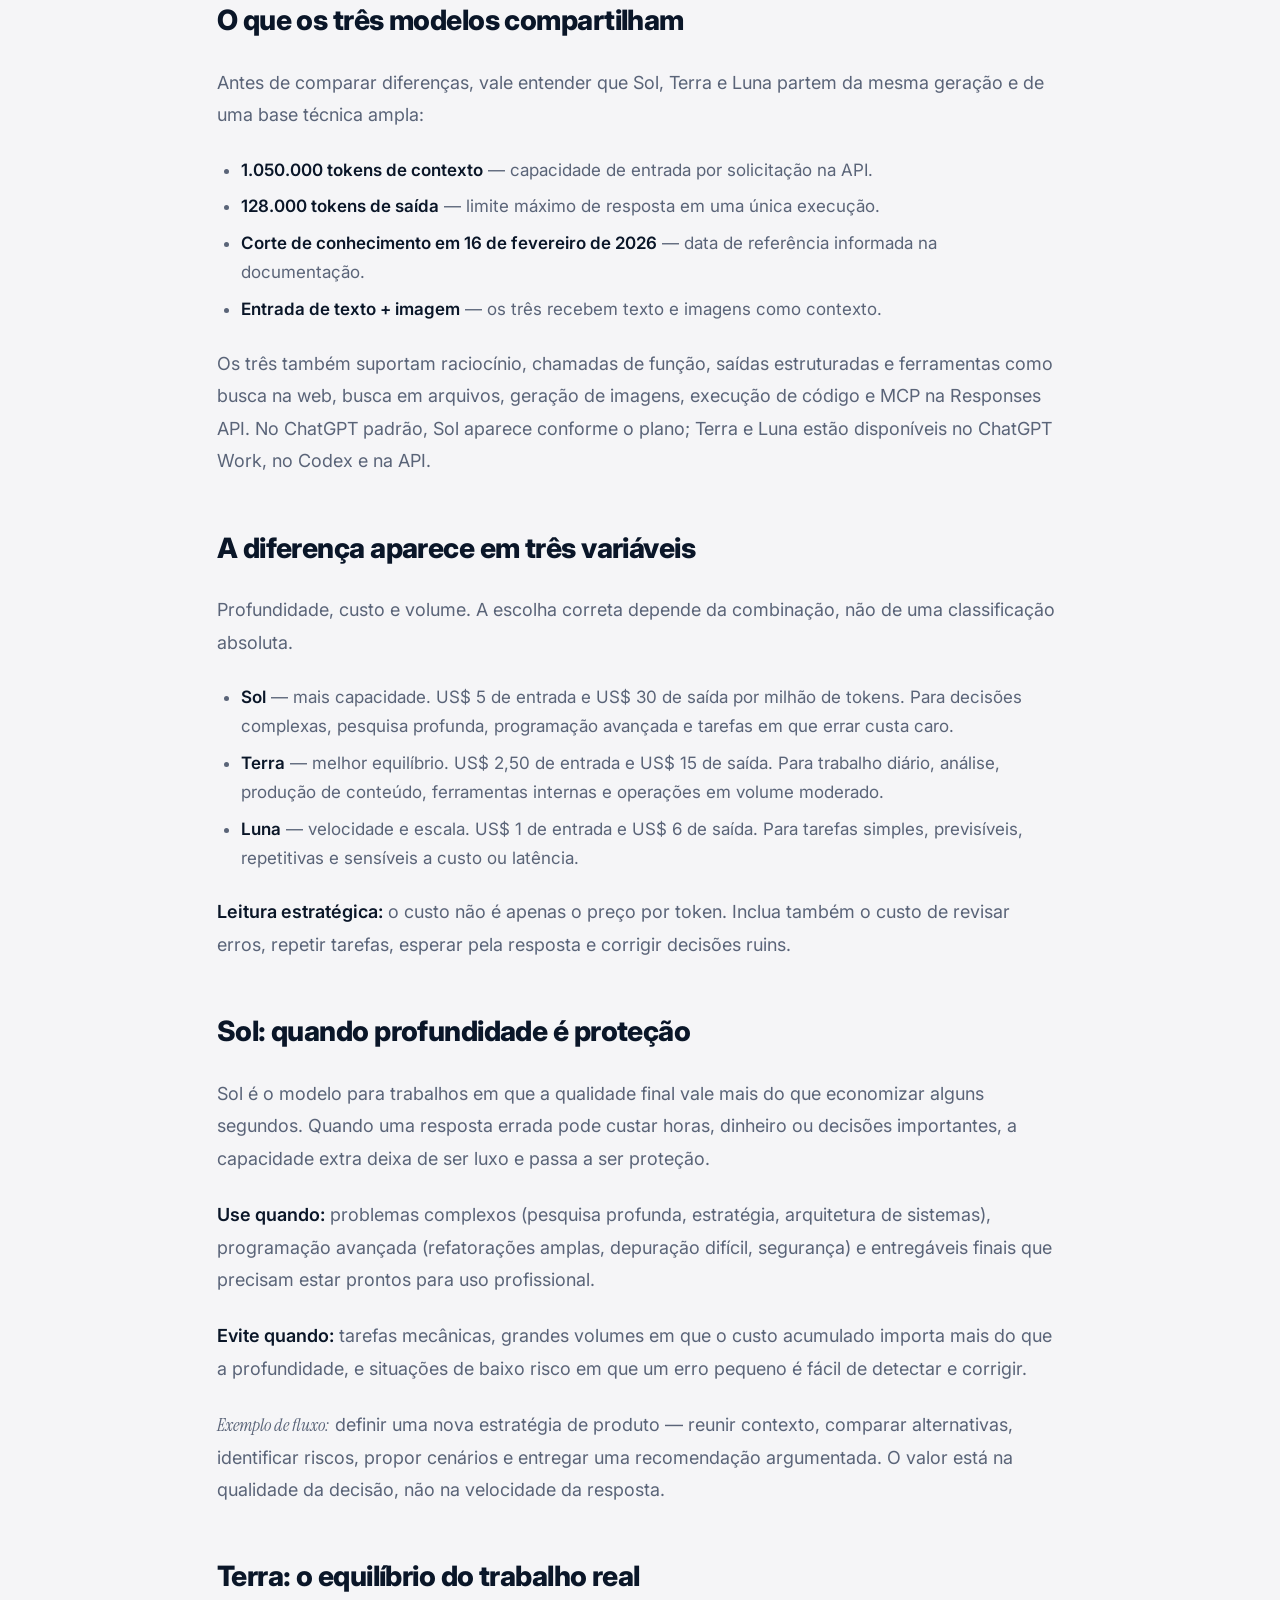
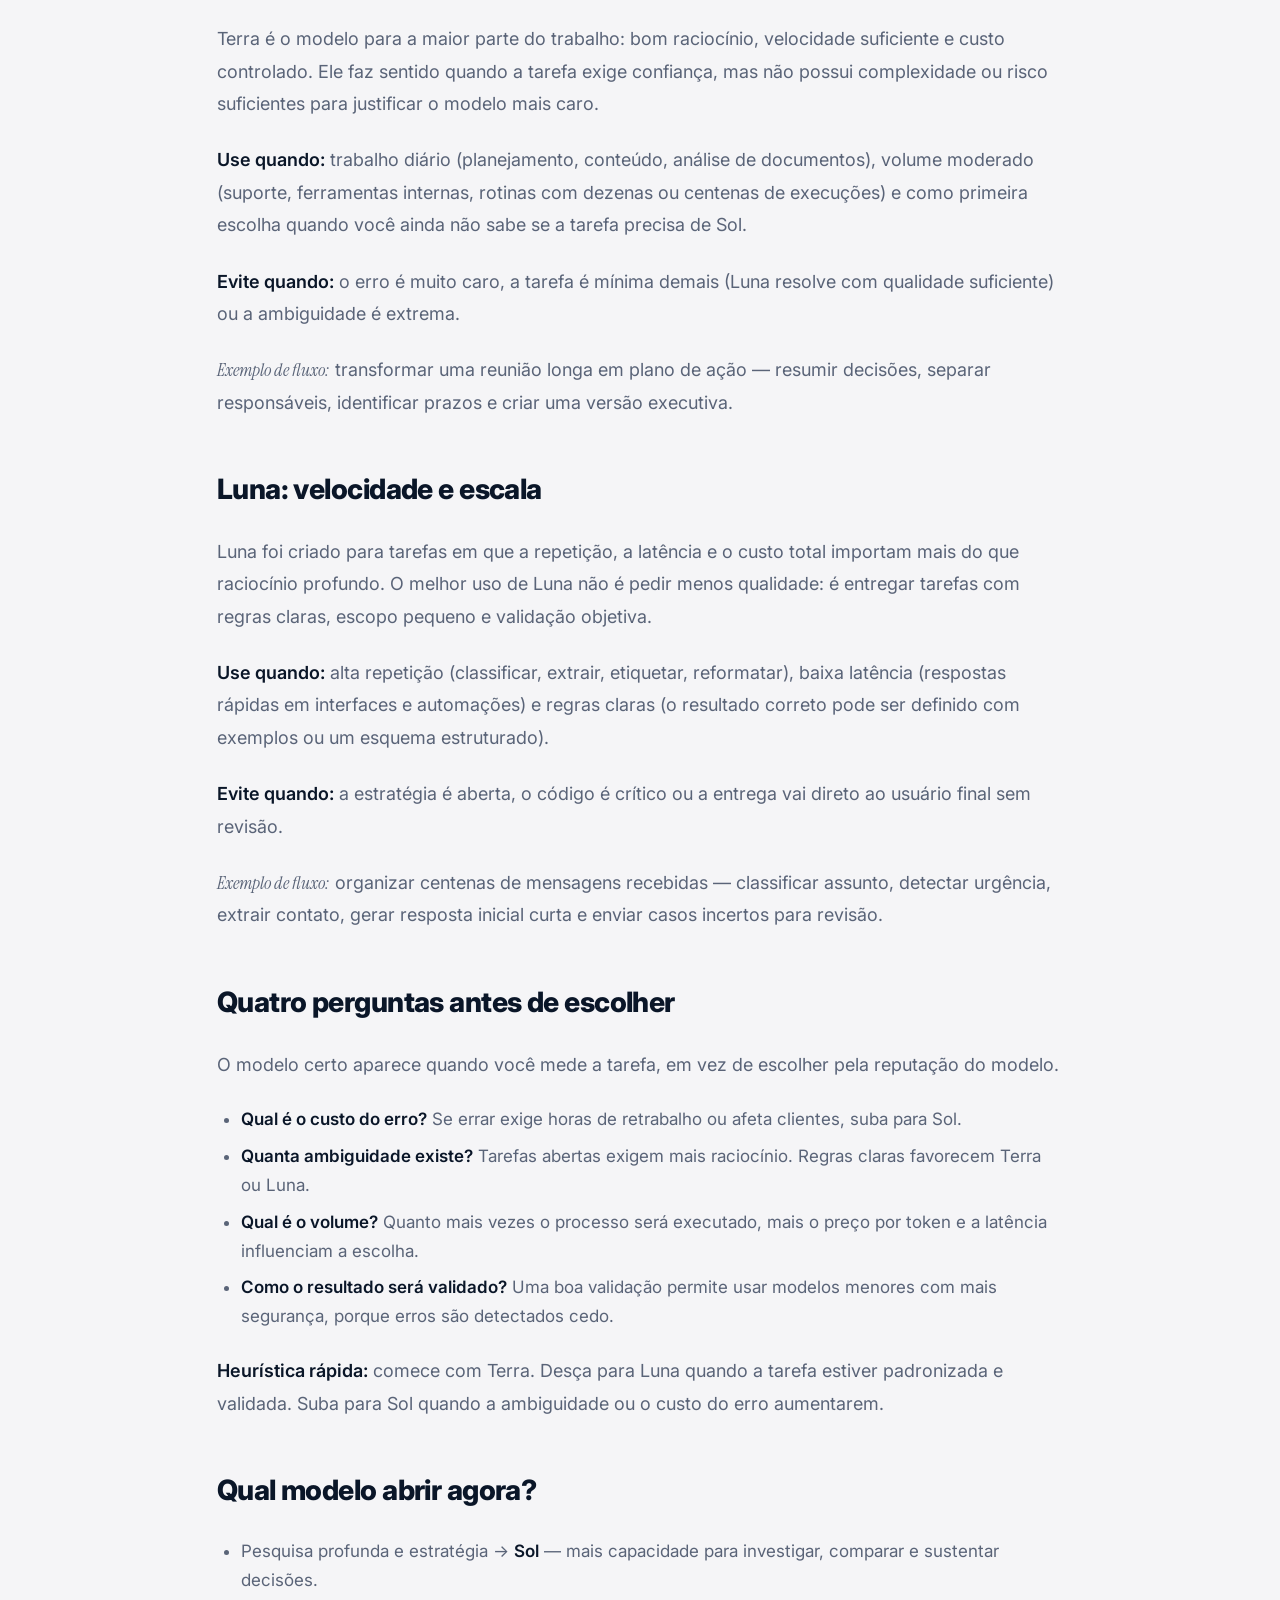
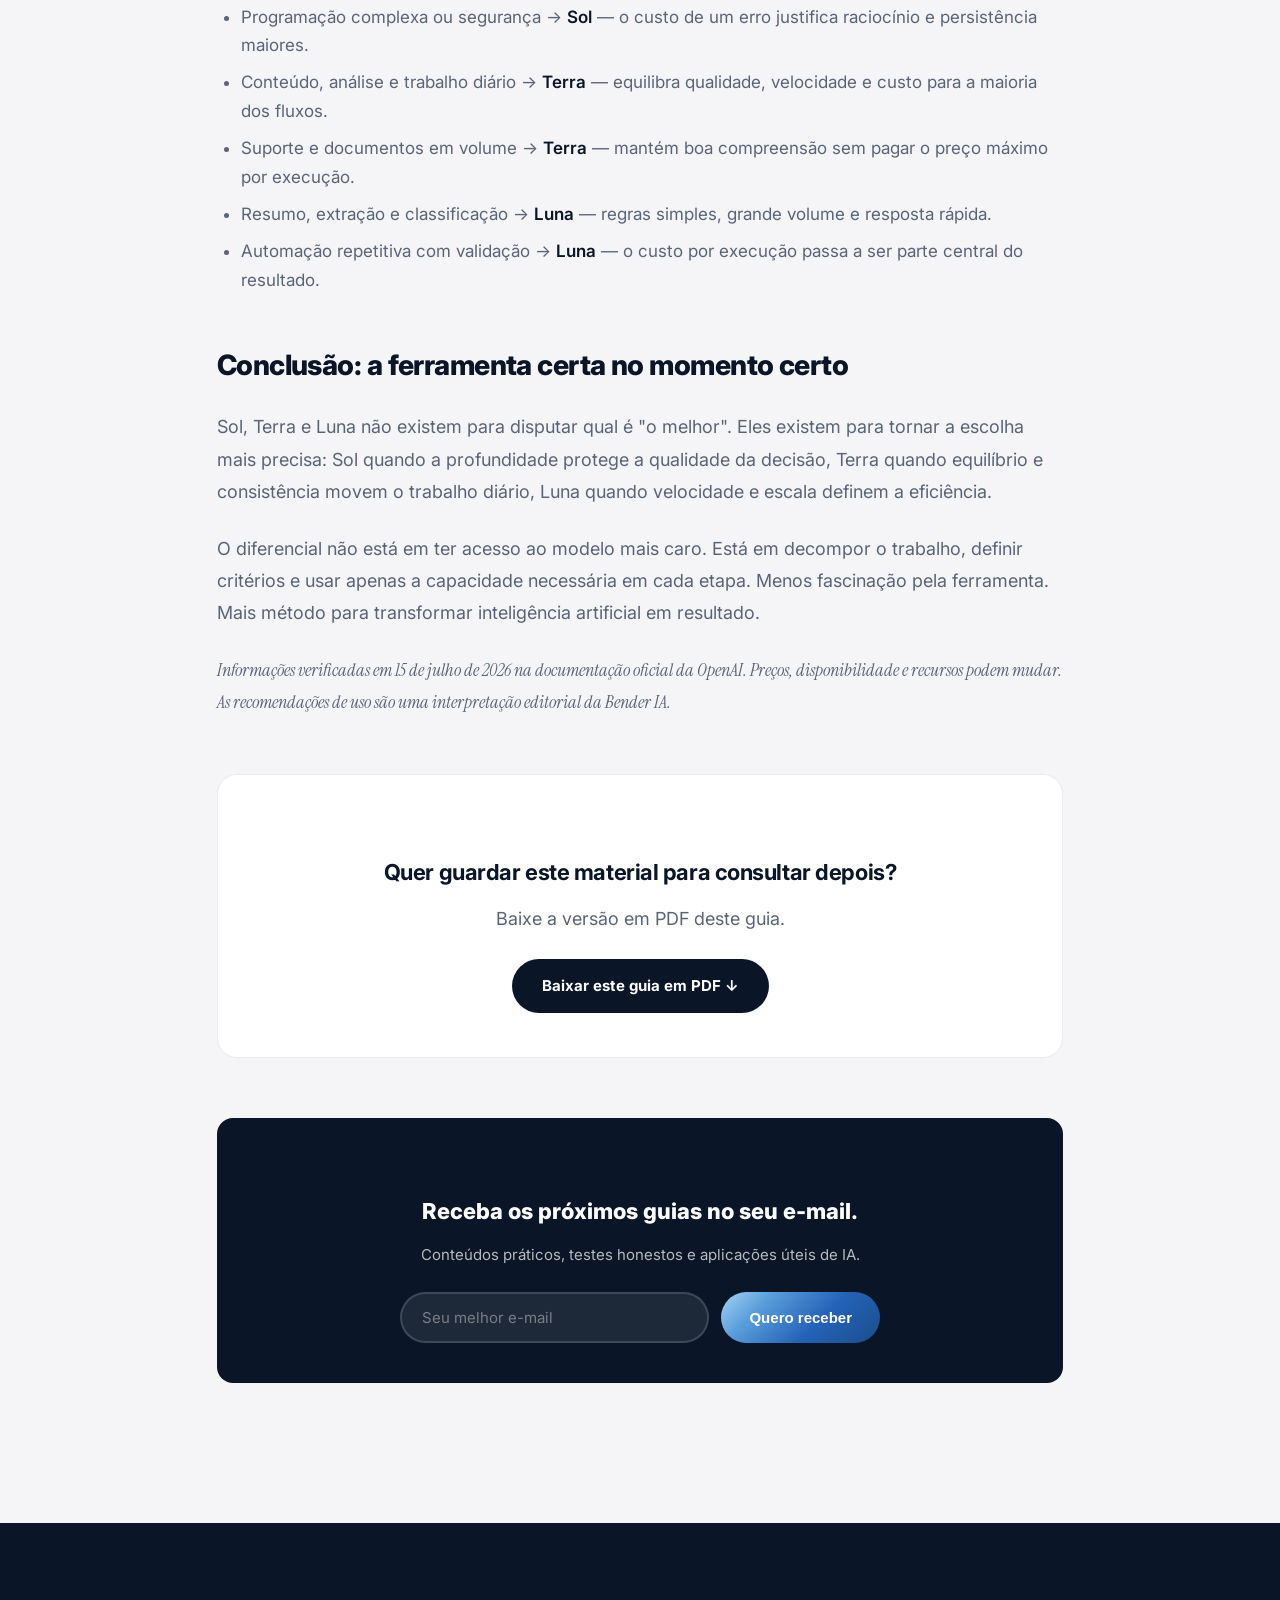
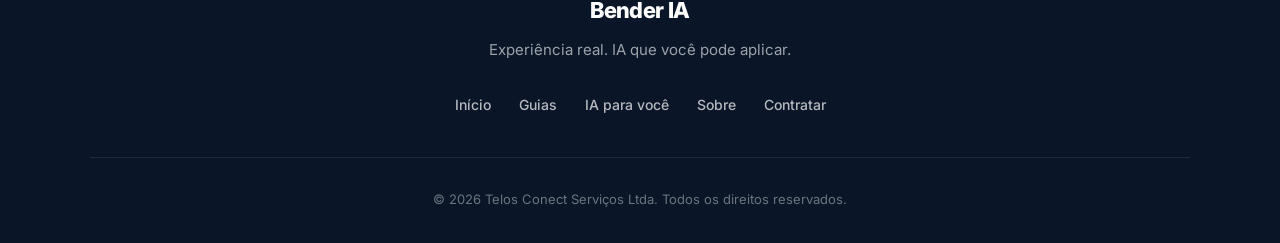
<file: blog/gpt-5-6-sol-terra-e-luna.html>
<!DOCTYPE html>
<html lang="pt-BR">
<head>
<meta charset="UTF-8">
<meta name="viewport" content="width=device-width, initial-scale=1.0">
<title>GPT-5.6: Sol, Terra e Luna — Bender IA</title>
<meta name="description" content="Um guia direto para escolher entre profundidade, equilíbrio e velocidade sem pagar por inteligência que a tarefa não precisa.">
<link rel="preconnect" href="https://fonts.googleapis.com">
<link rel="preconnect" href="https://fonts.gstatic.com" crossorigin>
<link href="https://fonts.googleapis.com/css2?family=Instrument+Serif:ital@0;1&family=Inter:wght@300;400;500;600;700;800;900&display=swap" rel="stylesheet">
<style>
  *, *::before, *::after { box-sizing: border-box; margin: 0; padding: 0; }
  :root {
    --bg: #f5f5f7; --marine: #0a1628; --marine-soft: #1a2942; --teal: #2563b8;
    --teal-soft: #1a4d8c; --text-muted: #5a6478; --text-light: #8a92a3;
    --border: rgba(10,22,40,0.08); --border-strong: rgba(10,22,40,0.12);
    --steel-gradient: linear-gradient(135deg, #a8d4f5 0%, #5a9fdb 25%, #2563b8 60%, #1a4d8c 100%);
    --font-display: 'Instrument Serif', Georgia, serif;
    --font-body: 'Inter', -apple-system, BlinkMacSystemFont, sans-serif;
  }
  html { scroll-behavior: smooth; -webkit-font-smoothing: antialiased; }
  body { background: var(--bg); color: var(--marine); font-family: var(--font-body); font-size: 16px; line-height: 1.6; }
  nav { position: fixed; top: 0; left: 0; right: 0; z-index: 100; background: rgba(245,245,247,0.85); backdrop-filter: blur(16px); -webkit-backdrop-filter: blur(16px); border-bottom: 1px solid var(--border); height: 72px; display: flex; align-items: center; justify-content: space-between; padding: 0 6%; }
  .nav-logo { font-weight: 800; font-size: 18px; letter-spacing: -0.03em; color: var(--marine); text-decoration: none; }
  .nav-links { display: flex; gap: 36px; list-style: none; }
  .nav-links a { font-size: 14px; color: var(--text-muted); text-decoration: none; font-weight: 500; }
  .nav-links a.active { color: var(--marine); font-weight: 600; }
  .nav-hamburger { display: none; background: none; border: none; cursor: pointer; padding: 8px; flex-direction: column; gap: 5px; }
  .nav-hamburger span { display: block; width: 22px; height: 2px; background: var(--marine); border-radius: 2px; transition: all 0.3s; }
  .nav-hamburger.active span:nth-child(1) { transform: rotate(45deg) translate(5px, 5px); }
  .nav-hamburger.active span:nth-child(2) { opacity: 0; }
  .nav-hamburger.active span:nth-child(3) { transform: rotate(-45deg) translate(5px, -5px); }
  .mobile-menu { display: none; position: fixed; top: 64px; left: 0; right: 0; background: var(--bg); border-bottom: 2px solid var(--border); padding: 24px 5%; z-index: 999; }
  .mobile-menu.show { display: block; }
  .mobile-menu a { display: block; font-size: 18px; font-weight: 600; color: var(--marine); text-decoration: none; padding: 14px 0; border-bottom: 1px solid var(--border); }
  .mobile-menu a:last-child { border-bottom: none; }
  .article { padding: 140px 6% 80px; max-width: 1000px; margin: 0 auto; }
  .article-back { display: inline-flex; align-items: center; gap: 6px; font-size: 14px; color: var(--teal-soft); font-weight: 600; text-decoration: none; margin-bottom: 40px; }
  .article-meta { font-size: 14px; color: var(--text-light); margin-bottom: 24px; }
  .guia-badge { display: inline-flex; align-items: center; font-size: 12px; font-weight: 700; letter-spacing: 0.12em; text-transform: uppercase; color: var(--teal-soft); border: 1px solid var(--border-strong); border-radius: 100px; padding: 7px 16px; margin-bottom: 20px; }
  .article-cat { color: var(--teal-soft); font-weight: 700; }
  .article-desc { font-size: 21px; color: var(--text-muted); line-height: 1.6; margin-bottom: 32px; }
  .article-cover { width: 100%; border-radius: 16px; margin: 0 0 40px; box-shadow: 0 20px 50px -20px rgba(10,22,40,0.25); display: block; }
  .pdf-box { background: white; border: 1px solid var(--border); border-radius: 20px; padding: 44px 40px; text-align: center; margin: 56px 0 0; }
  .pdf-box h3 { font-size: 22px; font-weight: 800; letter-spacing: -0.02em; color: var(--marine); margin-bottom: 8px; }
  .pdf-box p { font-size: 15px; color: var(--text-muted); margin-bottom: 24px; }
  .pdf-btn { display: inline-flex; align-items: center; gap: 8px; background: var(--marine); color: white; font-weight: 700; font-size: 15px; padding: 15px 30px; border-radius: 100px; text-decoration: none; transition: all 0.2s; }
  .pdf-btn:hover { background: var(--marine-soft); transform: translateY(-1px); }
  .article h1 { font-size: clamp(32px, 5vw, 48px); font-weight: 800; letter-spacing: -0.035em; line-height: 1.1; margin-bottom: 40px; }
  .article h2 { font-size: 28px; font-weight: 800; letter-spacing: -0.02em; color: var(--marine); margin: 48px 0 16px; }
  .article h3 { font-size: 22px; font-weight: 700; margin: 36px 0 12px; }
  .article p { font-size: 18px; color: var(--text-muted); line-height: 1.8; margin-bottom: 24px; }
  .article strong { color: var(--marine); font-weight: 600; }
  .article a { overflow-wrap: anywhere; }
  .article em { font-family: var(--font-display); font-style: italic; }
  .text-lg { font-size: 22px; display: block; margin-bottom: 16px; }
  .article ul, .article ol { margin-bottom: 24px; padding-left: 24px; }
  .article li { font-size: 17px; color: var(--text-muted); line-height: 1.7; margin-bottom: 8px; }
  .article blockquote { border-left: 3px solid var(--teal); padding: 16px 24px; margin: 32px 0; background: rgba(37,99,184,0.04); border-radius: 0 8px 8px 0; }
  .article blockquote p { margin-bottom: 0; font-style: italic; }
  .article code { background: rgba(10,22,40,0.06); padding: 2px 6px; border-radius: 4px; font-size: 15px; font-family: 'SF Mono', Monaco, monospace; }
  .article img { max-width: 100%; border-radius: 12px; margin: 24px 0; box-shadow: 0 8px 24px -8px rgba(10,22,40,0.15); }
  .article pre { background: var(--marine); color: rgba(255,255,255,0.85); padding: 24px; border-radius: 12px; overflow-x: auto; margin: 32px 0; }
  .article pre code { background: none; padding: 0; color: inherit; }
  .nl-box { background: var(--marine); border-radius: 16px; padding: 40px; text-align: center; margin: 60px 0; }
  .nl-box h3 { color: white; font-size: 22px; font-weight: 800; margin-bottom: 12px; }
  .nl-box p { color: rgba(255,255,255,0.7); font-size: 15px; margin-bottom: 24px; }
  .nl-box form { display: flex; gap: 12px; max-width: 480px; margin: 0 auto; }
  .nl-box input[type="email"] { flex: 1; padding: 14px 20px; border: 2px solid rgba(255,255,255,0.15); border-radius: 100px; font-size: 15px; font-family: var(--font-body); background: rgba(255,255,255,0.08); color: white; outline: none; }
  .nl-box input::placeholder { color: rgba(255,255,255,0.4); }
  .nl-box button { background: var(--steel-gradient); color: white; font-weight: 700; padding: 14px 28px; border-radius: 100px; border: none; font-size: 15px; cursor: pointer; white-space: nowrap; }
  footer { background: var(--marine); color: white; padding: 70px 6% 32px; }
  .footer-inner { max-width: 1100px; margin: 0 auto; text-align: center; }
  .footer-logo { font-weight: 800; font-size: 22px; letter-spacing: -0.03em; margin-bottom: 10px; }
  .footer-tagline { font-size: 15px; color: rgba(255,255,255,0.6); margin-bottom: 32px; }
  .footer-links { display: flex; justify-content: center; flex-wrap: wrap; gap: 28px; margin-bottom: 40px; }
  .footer-links a { font-size: 14px; color: rgba(255,255,255,0.7); text-decoration: none; font-weight: 500; }
  .footer-links a:hover { color: white; }
  .footer-bottom { padding-top: 28px; border-top: 1px solid rgba(255,255,255,0.08); }
  .footer-copy { font-size: 13px; color: rgba(255,255,255,0.4); }
  @media (max-width: 700px) { nav { padding: 0 5%; height: 64px; } .nav-links { display: none; } .nav-hamburger { display: flex; } .nl-box form { flex-direction: column; } .nl-box button { width: 100%; } }
</style>
</head>
<body>
<nav>
  <a href="/" class="nav-logo">Bender IA</a>
  <ul class="nav-links">
    <li><a href="/">Início</a></li>
    <li><a href="/blog" class="active">Guias</a></li>
    <li><a href="/#ia-para-voce">IA para você</a></li>
    <li><a href="/sobre.html">Sobre</a></li>
    <li><a href="/#contact">Contratar</a></li>
  </ul>
  <button class="nav-hamburger" id="nav-hamburger" aria-label="Menu"><span></span><span></span><span></span></button>
</nav>
<div class="mobile-menu" id="mobile-menu">
  <a href="/">Início</a>
  <a href="/blog">Guias</a>
  <a href="/#ia-para-voce">IA para você</a>
  <a href="/sobre.html">Sobre</a>
  <a href="/#contact">Contratar</a>
</div>
<article class="article">
  <a href="/blog" class="article-back">← Voltar para os guias</a>
  <div class="guia-badge">Guia gratuito do Bender IA</div>
  <div class="article-meta"><span class="article-cat">Modelos de IA</span> · 11 de julho de 2026 · 5 min de leitura</div>
  <h1>GPT-5.6: Sol, Terra e Luna</h1>
  <p class="article-desc">Um guia direto para escolher entre profundidade, equilíbrio e velocidade sem pagar por inteligência que a tarefa não precisa.</p>
  <img class="article-cover" src="/public/images/guias/gpt-5-6-sol-terra-e-luna-cover.png" alt="">
  <p>
A diferença entre conhecer os modelos e saber escolhê-los é transformar novidade em método. A família GPT-5.6 não foi organizada como um único modelo que tenta servir para tudo: ela separa três níveis de capacidade — <strong>Sol, Terra e Luna</strong>. Este guia mostra como essa arquitetura muda a decisão de uso.</p><p><h2>Não são três versões do mesmo botão</h2></p><p>O número indica a geração. Os nomes indicam quanto poder, velocidade e custo você escolhe para a tarefa.</p><p><ul><li><strong>Geração</strong> — o "5.6" identifica a família tecnológica. Quando a geração muda, a base de capacidades também avança.</li><li><strong>Nível de capacidade</strong> — Sol, Terra e Luna organizam a escolha entre mais profundidade, melhor equilíbrio ou menor custo por execução.</li><li><strong>Decisão operacional</strong> — a pergunta deixa de ser "qual é o modelo mais inteligente?" e passa a ser "quanta inteligência esta tarefa realmente precisa?".</li></ul></p><p><strong>Regra Bender IA:</strong> usar sempre o modelo mais poderoso não é estratégia. É apenas pagar o preço máximo antes de entender o problema.</p><p><h2>O que os três modelos compartilham</h2></p><p>Antes de comparar diferenças, vale entender que Sol, Terra e Luna partem da mesma geração e de uma base técnica ampla:</p><p><ul><li><strong>1.050.000 tokens de contexto</strong> — capacidade de entrada por solicitação na API.</li><li><strong>128.000 tokens de saída</strong> — limite máximo de resposta em uma única execução.</li><li><strong>Corte de conhecimento em 16 de fevereiro de 2026</strong> — data de referência informada na documentação.</li><li><strong>Entrada de texto + imagem</strong> — os três recebem texto e imagens como contexto.</li></ul></p><p>Os três também suportam raciocínio, chamadas de função, saídas estruturadas e ferramentas como busca na web, busca em arquivos, geração de imagens, execução de código e MCP na Responses API. No ChatGPT padrão, Sol aparece conforme o plano; Terra e Luna estão disponíveis no ChatGPT Work, no Codex e na API.</p><p><h2>A diferença aparece em três variáveis</h2></p><p>Profundidade, custo e volume. A escolha correta depende da combinação, não de uma classificação absoluta.</p><p><ul><li><strong>Sol</strong> — mais capacidade. US$ 5 de entrada e US$ 30 de saída por milhão de tokens. Para decisões complexas, pesquisa profunda, programação avançada e tarefas em que errar custa caro.</li><li><strong>Terra</strong> — melhor equilíbrio. US$ 2,50 de entrada e US$ 15 de saída. Para trabalho diário, análise, produção de conteúdo, ferramentas internas e operações em volume moderado.</li><li><strong>Luna</strong> — velocidade e escala. US$ 1 de entrada e US$ 6 de saída. Para tarefas simples, previsíveis, repetitivas e sensíveis a custo ou latência.</li></ul></p><p><strong>Leitura estratégica:</strong> o custo não é apenas o preço por token. Inclua também o custo de revisar erros, repetir tarefas, esperar pela resposta e corrigir decisões ruins.</p><p><h2>Sol: quando profundidade é proteção</h2></p><p>Sol é o modelo para trabalhos em que a qualidade final vale mais do que economizar alguns segundos. Quando uma resposta errada pode custar horas, dinheiro ou decisões importantes, a capacidade extra deixa de ser luxo e passa a ser proteção.</p><p><strong>Use quando:</strong> problemas complexos (pesquisa profunda, estratégia, arquitetura de sistemas), programação avançada (refatorações amplas, depuração difícil, segurança) e entregáveis finais que precisam estar prontos para uso profissional.</p><p><strong>Evite quando:</strong> tarefas mecânicas, grandes volumes em que o custo acumulado importa mais do que a profundidade, e situações de baixo risco em que um erro pequeno é fácil de detectar e corrigir.</p><p><em>Exemplo de fluxo:</em> definir uma nova estratégia de produto — reunir contexto, comparar alternativas, identificar riscos, propor cenários e entregar uma recomendação argumentada. O valor está na qualidade da decisão, não na velocidade da resposta.</p><p><h2>Terra: o equilíbrio do trabalho real</h2></p><p>Terra é o modelo para a maior parte do trabalho: bom raciocínio, velocidade suficiente e custo controlado. Ele faz sentido quando a tarefa exige confiança, mas não possui complexidade ou risco suficientes para justificar o modelo mais caro.</p><p><strong>Use quando:</strong> trabalho diário (planejamento, conteúdo, análise de documentos), volume moderado (suporte, ferramentas internas, rotinas com dezenas ou centenas de execuções) e como primeira escolha quando você ainda não sabe se a tarefa precisa de Sol.</p><p><strong>Evite quando:</strong> o erro é muito caro, a tarefa é mínima demais (Luna resolve com qualidade suficiente) ou a ambiguidade é extrema.</p><p><em>Exemplo de fluxo:</em> transformar uma reunião longa em plano de ação — resumir decisões, separar responsáveis, identificar prazos e criar uma versão executiva.</p><p><h2>Luna: velocidade e escala</h2></p><p>Luna foi criado para tarefas em que a repetição, a latência e o custo total importam mais do que raciocínio profundo. O melhor uso de Luna não é pedir menos qualidade: é entregar tarefas com regras claras, escopo pequeno e validação objetiva.</p><p><strong>Use quando:</strong> alta repetição (classificar, extrair, etiquetar, reformatar), baixa latência (respostas rápidas em interfaces e automações) e regras claras (o resultado correto pode ser definido com exemplos ou um esquema estruturado).</p><p><strong>Evite quando:</strong> a estratégia é aberta, o código é crítico ou a entrega vai direto ao usuário final sem revisão.</p><p><em>Exemplo de fluxo:</em> organizar centenas de mensagens recebidas — classificar assunto, detectar urgência, extrair contato, gerar resposta inicial curta e enviar casos incertos para revisão.</p><p><h2>Quatro perguntas antes de escolher</h2></p><p>O modelo certo aparece quando você mede a tarefa, em vez de escolher pela reputação do modelo.</p><p><ul><li><strong>Qual é o custo do erro?</strong> Se errar exige horas de retrabalho ou afeta clientes, suba para Sol.</li><li><strong>Quanta ambiguidade existe?</strong> Tarefas abertas exigem mais raciocínio. Regras claras favorecem Terra ou Luna.</li><li><strong>Qual é o volume?</strong> Quanto mais vezes o processo será executado, mais o preço por token e a latência influenciam a escolha.</li><li><strong>Como o resultado será validado?</strong> Uma boa validação permite usar modelos menores com mais segurança, porque erros são detectados cedo.</li></ul></p><p><strong>Heurística rápida:</strong> comece com Terra. Desça para Luna quando a tarefa estiver padronizada e validada. Suba para Sol quando a ambiguidade ou o custo do erro aumentarem.</p><p><h2>Qual modelo abrir agora?</h2></p><p><ul><li>Pesquisa profunda e estratégia → <strong>Sol</strong> — mais capacidade para investigar, comparar e sustentar decisões.</li><li>Programação complexa ou segurança → <strong>Sol</strong> — o custo de um erro justifica raciocínio e persistência maiores.</li><li>Conteúdo, análise e trabalho diário → <strong>Terra</strong> — equilibra qualidade, velocidade e custo para a maioria dos fluxos.</li><li>Suporte e documentos em volume → <strong>Terra</strong> — mantém boa compreensão sem pagar o preço máximo por execução.</li><li>Resumo, extração e classificação → <strong>Luna</strong> — regras simples, grande volume e resposta rápida.</li><li>Automação repetitiva com validação → <strong>Luna</strong> — o custo por execução passa a ser parte central do resultado.</li></ul></p><p><h2>Conclusão: a ferramenta certa no momento certo</h2></p><p>Sol, Terra e Luna não existem para disputar qual é "o melhor". Eles existem para tornar a escolha mais precisa: Sol quando a profundidade protege a qualidade da decisão, Terra quando equilíbrio e consistência movem o trabalho diário, Luna quando velocidade e escala definem a eficiência.</p><p>O diferencial não está em ter acesso ao modelo mais caro. Está em decompor o trabalho, definir critérios e usar apenas a capacidade necessária em cada etapa. Menos fascinação pela ferramenta. Mais método para transformar inteligência artificial em resultado.</p><p><em>Informações verificadas em 15 de julho de 2026 na documentação oficial da OpenAI. Preços, disponibilidade e recursos podem mudar. As recomendações de uso são uma interpretação editorial da Bender IA.</em>
</p>
  <div class="pdf-box">
    <h3>Quer guardar este material para consultar depois?</h3>
    <p>Baixe a versão em PDF deste guia.</p>
    <a class="pdf-btn" href="/public/guias/gpt-5-6-sol-terra-e-luna.pdf" download>Baixar este guia em PDF ↓</a>
  </div>
  <div class="nl-box">
    <h3>Receba os próximos guias no seu e-mail.</h3>
    <p>Conteúdos práticos, testes honestos e aplicações úteis de IA.</p>
    <form id="nl-form"><input type="email" placeholder="Seu melhor e-mail" required><button type="submit">Quero receber</button></form>
  </div>
</article>
<footer>
  <div class="footer-inner">
    <div class="footer-logo">Bender IA</div>
    <p class="footer-tagline">Experiência real. IA que você pode aplicar.</p>
    <div class="footer-links">
      <a href="/">Início</a>
      <a href="/blog">Guias</a>
      <a href="/#ia-para-voce">IA para você</a>
      <a href="/sobre.html">Sobre</a>
      <a href="/#contact">Contratar</a>
    </div>
    <div class="footer-bottom"><span class="footer-copy">© 2026 Telos Conect Serviços Ltda. Todos os direitos reservados.</span></div>
  </div>
</footer>
<script>
const f=document.getElementById('nl-form'),e=f.querySelector('input'),b=f.querySelector('button');
f.addEventListener('submit',async ev=>{ev.preventDefault();b.disabled=true;b.textContent='Enviando...';
try{const r=await fetch('/api/subscribe',{method:'POST',headers:{'Content-Type':'application/json'},body:JSON.stringify({email:e.value})});
if(r.ok){b.textContent='Inscrição confirmada!';e.value='';}else b.textContent='Tente novamente';}catch{b.textContent='Tente novamente';}
b.disabled=false;setTimeout(()=>{b.textContent='Quero receber';},3000);});
const h=document.getElementById('nav-hamburger'),m=document.getElementById('mobile-menu');
if(h&&m){h.addEventListener('click',()=>{h.classList.toggle('active');m.classList.toggle('show');});}
</script>
</body>
</html>
</file>
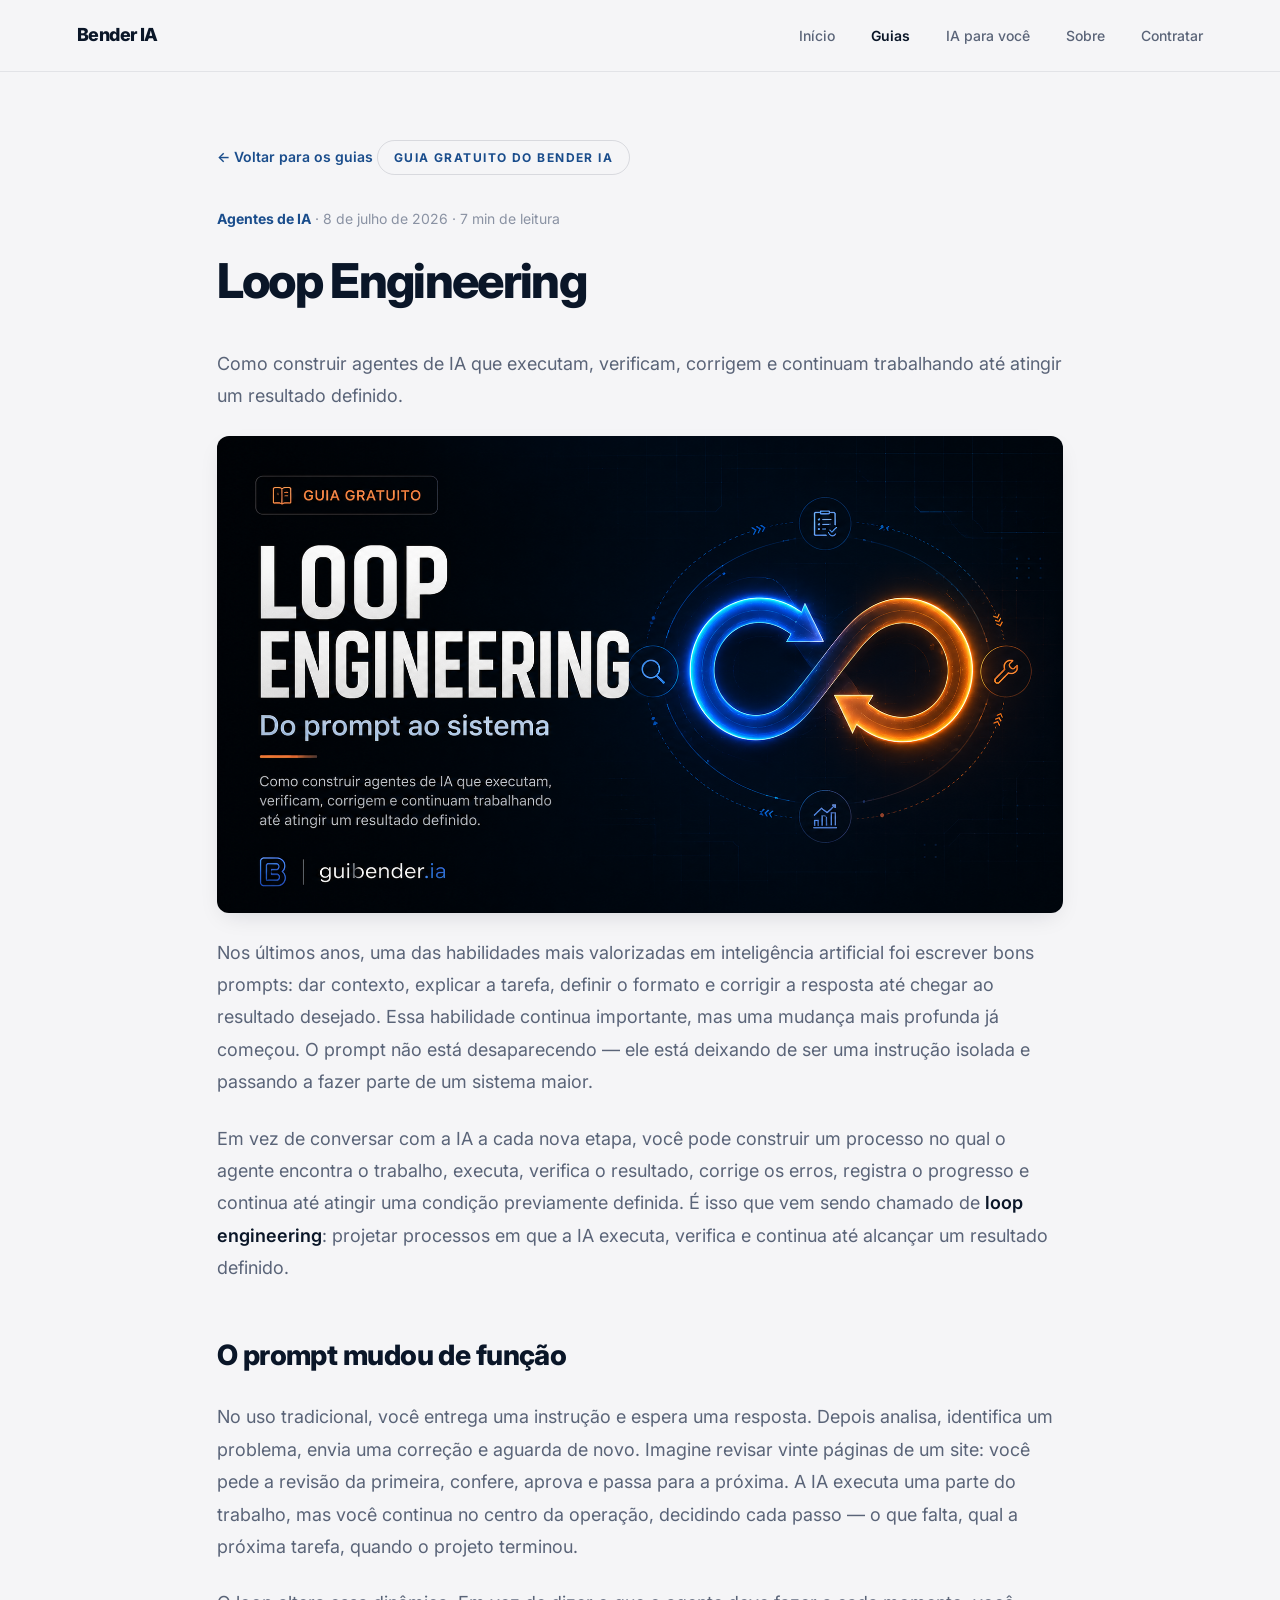
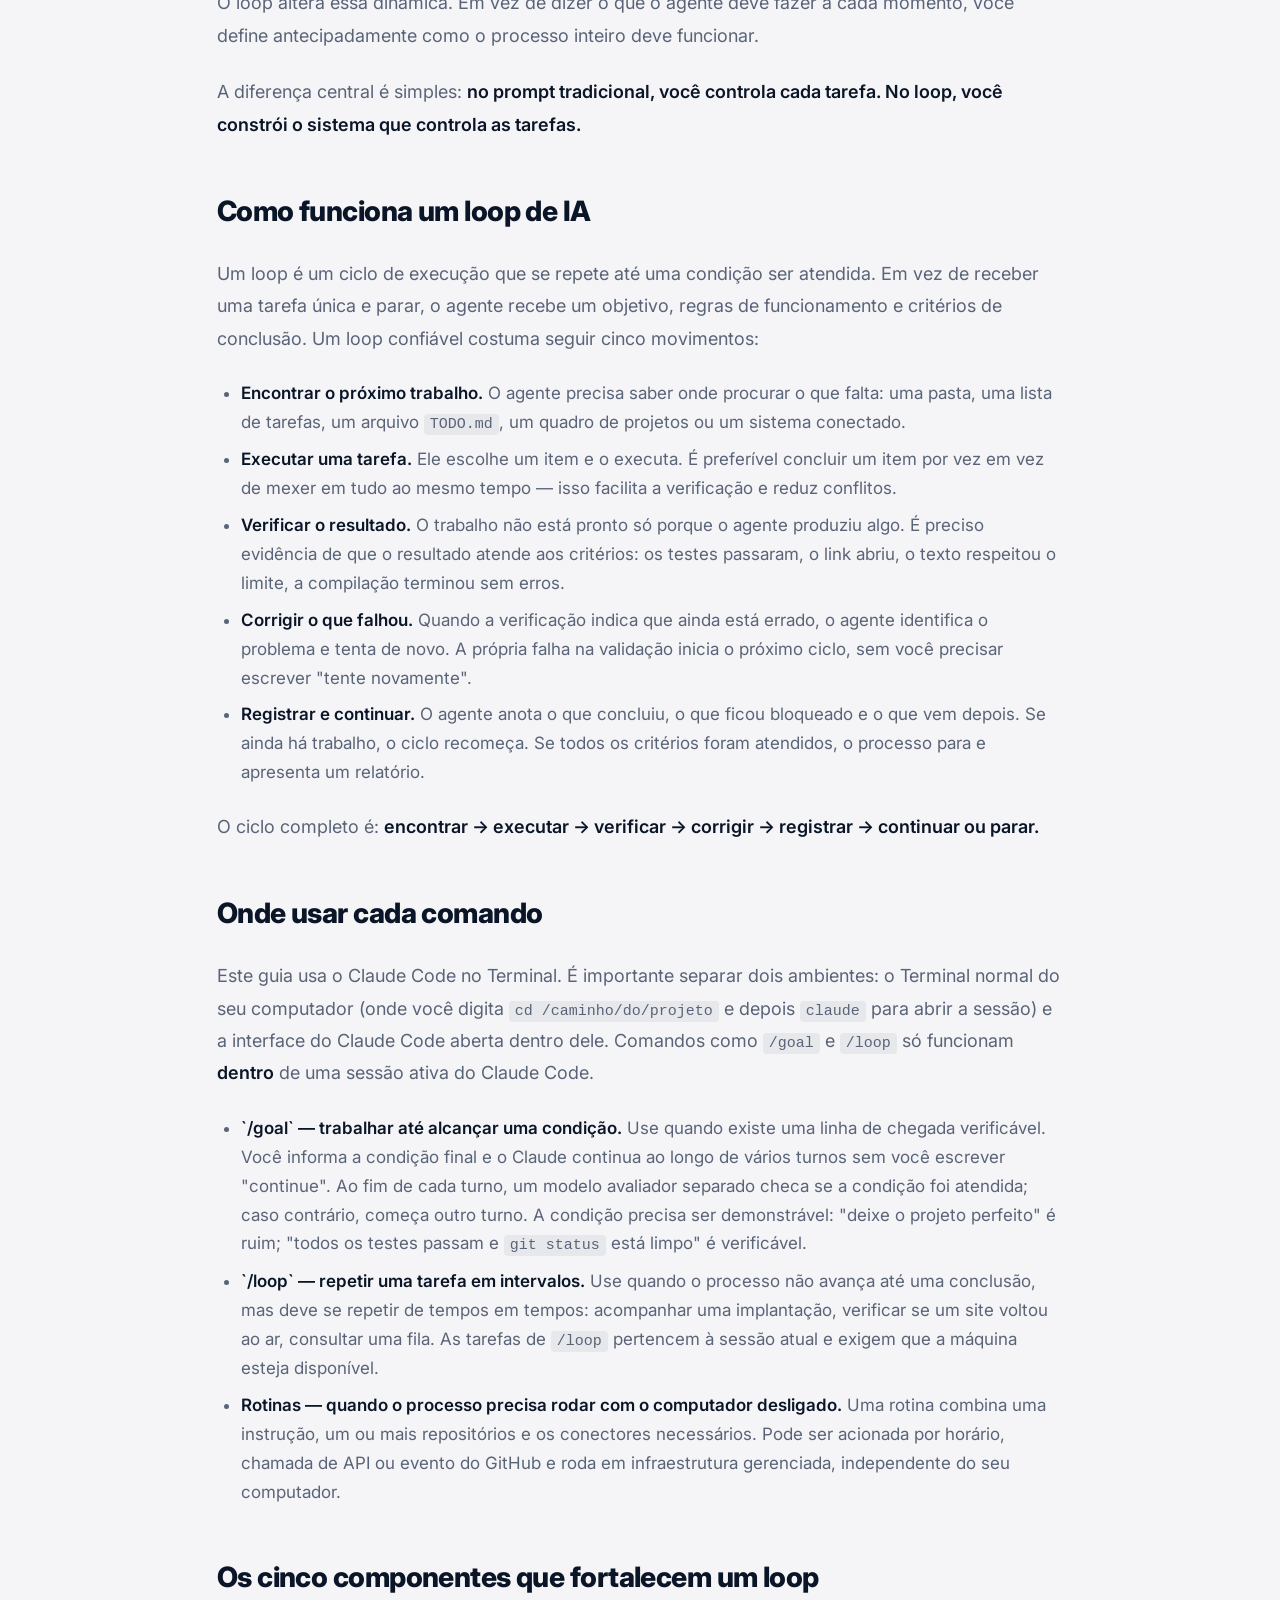
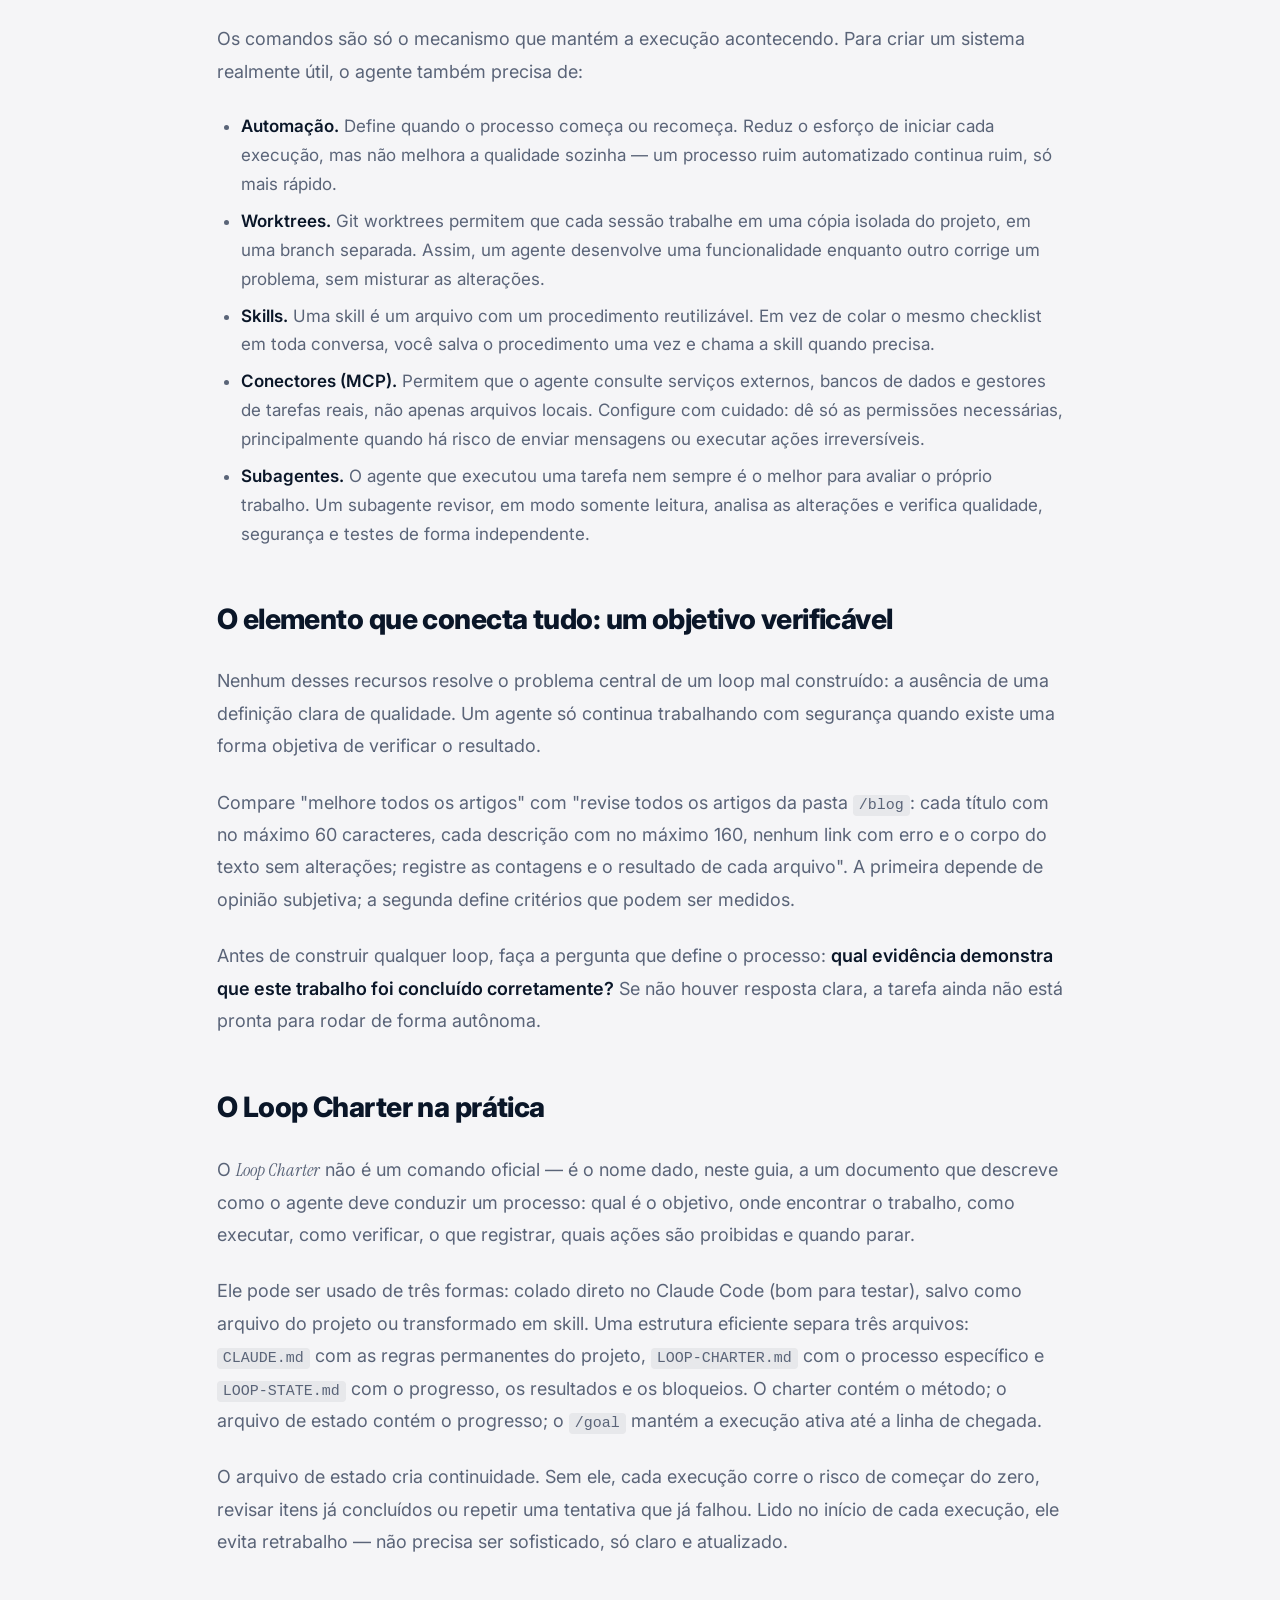
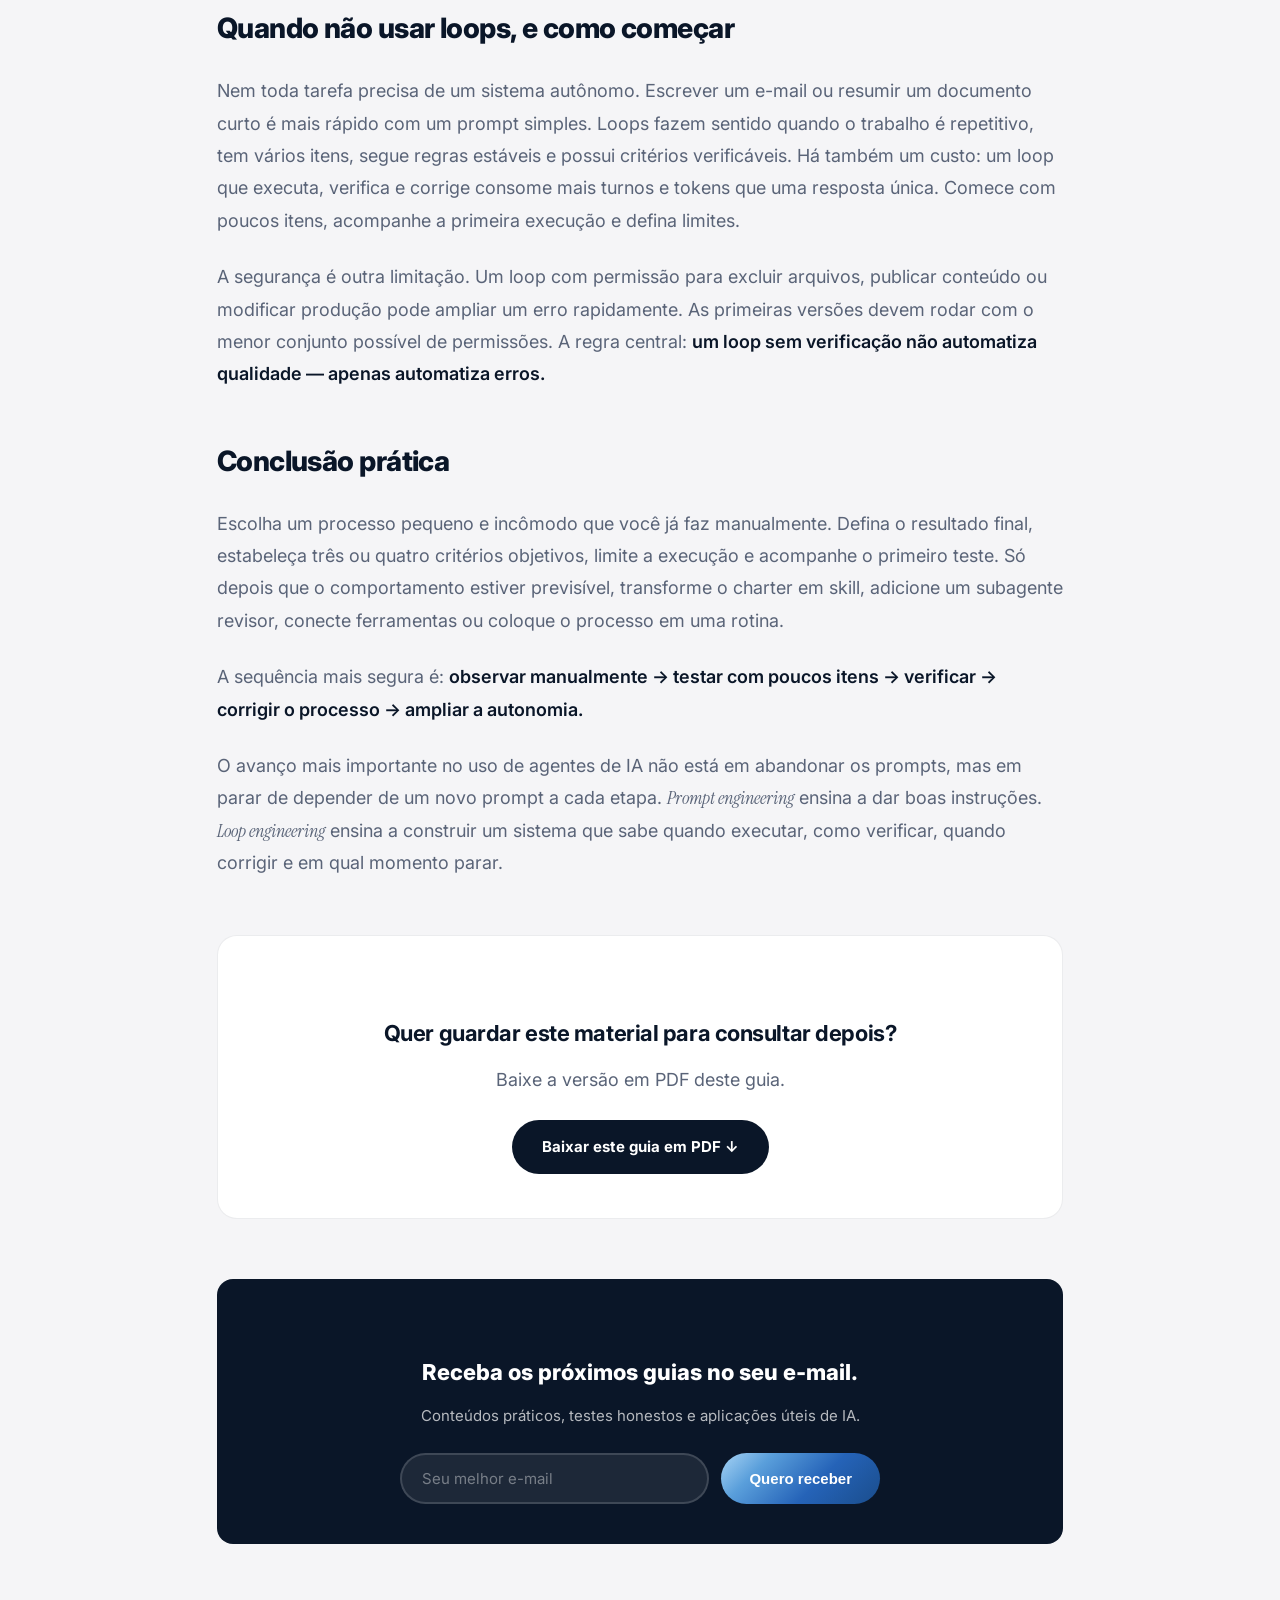
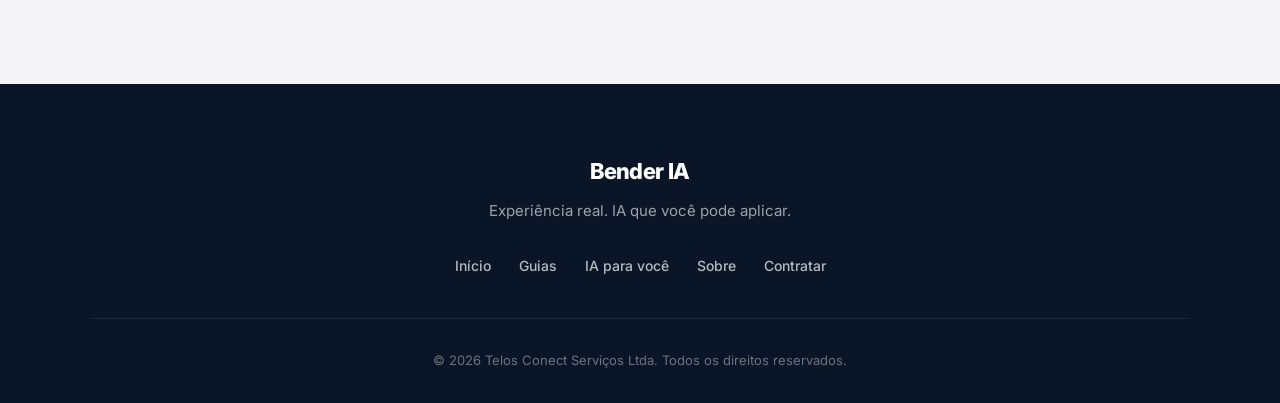
<file: blog/loop-engineering.html>
<!DOCTYPE html>
<html lang="pt-BR">
<head>
<meta charset="UTF-8">
<meta name="viewport" content="width=device-width, initial-scale=1.0">
<title>Loop Engineering — Bender IA</title>
<meta name="description" content="Como construir agentes de IA que executam, verificam, corrigem e continuam trabalhando até atingir um resultado definido.">
<link rel="preconnect" href="https://fonts.googleapis.com">
<link rel="preconnect" href="https://fonts.gstatic.com" crossorigin>
<link href="https://fonts.googleapis.com/css2?family=Instrument+Serif:ital@0;1&family=Inter:wght@300;400;500;600;700;800;900&display=swap" rel="stylesheet">
<style>
  *, *::before, *::after { box-sizing: border-box; margin: 0; padding: 0; }
  :root {
    --bg: #f5f5f7; --marine: #0a1628; --marine-soft: #1a2942; --teal: #2563b8;
    --teal-soft: #1a4d8c; --text-muted: #5a6478; --text-light: #8a92a3;
    --border: rgba(10,22,40,0.08); --border-strong: rgba(10,22,40,0.12);
    --steel-gradient: linear-gradient(135deg, #a8d4f5 0%, #5a9fdb 25%, #2563b8 60%, #1a4d8c 100%);
    --font-display: 'Instrument Serif', Georgia, serif;
    --font-body: 'Inter', -apple-system, BlinkMacSystemFont, sans-serif;
  }
  html { scroll-behavior: smooth; -webkit-font-smoothing: antialiased; }
  body { background: var(--bg); color: var(--marine); font-family: var(--font-body); font-size: 16px; line-height: 1.6; }
  nav { position: fixed; top: 0; left: 0; right: 0; z-index: 100; background: rgba(245,245,247,0.85); backdrop-filter: blur(16px); -webkit-backdrop-filter: blur(16px); border-bottom: 1px solid var(--border); height: 72px; display: flex; align-items: center; justify-content: space-between; padding: 0 6%; }
  .nav-logo { font-weight: 800; font-size: 18px; letter-spacing: -0.03em; color: var(--marine); text-decoration: none; }
  .nav-links { display: flex; gap: 36px; list-style: none; }
  .nav-links a { font-size: 14px; color: var(--text-muted); text-decoration: none; font-weight: 500; }
  .nav-links a.active { color: var(--marine); font-weight: 600; }
  .nav-hamburger { display: none; background: none; border: none; cursor: pointer; padding: 8px; flex-direction: column; gap: 5px; }
  .nav-hamburger span { display: block; width: 22px; height: 2px; background: var(--marine); border-radius: 2px; transition: all 0.3s; }
  .nav-hamburger.active span:nth-child(1) { transform: rotate(45deg) translate(5px, 5px); }
  .nav-hamburger.active span:nth-child(2) { opacity: 0; }
  .nav-hamburger.active span:nth-child(3) { transform: rotate(-45deg) translate(5px, -5px); }
  .mobile-menu { display: none; position: fixed; top: 64px; left: 0; right: 0; background: var(--bg); border-bottom: 2px solid var(--border); padding: 24px 5%; z-index: 999; }
  .mobile-menu.show { display: block; }
  .mobile-menu a { display: block; font-size: 18px; font-weight: 600; color: var(--marine); text-decoration: none; padding: 14px 0; border-bottom: 1px solid var(--border); }
  .mobile-menu a:last-child { border-bottom: none; }
  .article { padding: 140px 6% 80px; max-width: 1000px; margin: 0 auto; }
  .article-back { display: inline-flex; align-items: center; gap: 6px; font-size: 14px; color: var(--teal-soft); font-weight: 600; text-decoration: none; margin-bottom: 40px; }
  .article-meta { font-size: 14px; color: var(--text-light); margin-bottom: 24px; }
  .guia-badge { display: inline-flex; align-items: center; font-size: 12px; font-weight: 700; letter-spacing: 0.12em; text-transform: uppercase; color: var(--teal-soft); border: 1px solid var(--border-strong); border-radius: 100px; padding: 7px 16px; margin-bottom: 20px; }
  .article-cat { color: var(--teal-soft); font-weight: 700; }
  .article-desc { font-size: 21px; color: var(--text-muted); line-height: 1.6; margin-bottom: 32px; }
  .article-cover { width: 100%; border-radius: 16px; margin: 0 0 40px; box-shadow: 0 20px 50px -20px rgba(10,22,40,0.25); display: block; }
  .pdf-box { background: white; border: 1px solid var(--border); border-radius: 20px; padding: 44px 40px; text-align: center; margin: 56px 0 0; }
  .pdf-box h3 { font-size: 22px; font-weight: 800; letter-spacing: -0.02em; color: var(--marine); margin-bottom: 8px; }
  .pdf-box p { font-size: 15px; color: var(--text-muted); margin-bottom: 24px; }
  .pdf-btn { display: inline-flex; align-items: center; gap: 8px; background: var(--marine); color: white; font-weight: 700; font-size: 15px; padding: 15px 30px; border-radius: 100px; text-decoration: none; transition: all 0.2s; }
  .pdf-btn:hover { background: var(--marine-soft); transform: translateY(-1px); }
  .article h1 { font-size: clamp(32px, 5vw, 48px); font-weight: 800; letter-spacing: -0.035em; line-height: 1.1; margin-bottom: 40px; }
  .article h2 { font-size: 28px; font-weight: 800; letter-spacing: -0.02em; color: var(--marine); margin: 48px 0 16px; }
  .article h3 { font-size: 22px; font-weight: 700; margin: 36px 0 12px; }
  .article p { font-size: 18px; color: var(--text-muted); line-height: 1.8; margin-bottom: 24px; }
  .article strong { color: var(--marine); font-weight: 600; }
  .article a { overflow-wrap: anywhere; }
  .article em { font-family: var(--font-display); font-style: italic; }
  .text-lg { font-size: 22px; display: block; margin-bottom: 16px; }
  .article ul, .article ol { margin-bottom: 24px; padding-left: 24px; }
  .article li { font-size: 17px; color: var(--text-muted); line-height: 1.7; margin-bottom: 8px; }
  .article blockquote { border-left: 3px solid var(--teal); padding: 16px 24px; margin: 32px 0; background: rgba(37,99,184,0.04); border-radius: 0 8px 8px 0; }
  .article blockquote p { margin-bottom: 0; font-style: italic; }
  .article code { background: rgba(10,22,40,0.06); padding: 2px 6px; border-radius: 4px; font-size: 15px; font-family: 'SF Mono', Monaco, monospace; }
  .article img { max-width: 100%; border-radius: 12px; margin: 24px 0; box-shadow: 0 8px 24px -8px rgba(10,22,40,0.15); }
  .article pre { background: var(--marine); color: rgba(255,255,255,0.85); padding: 24px; border-radius: 12px; overflow-x: auto; margin: 32px 0; }
  .article pre code { background: none; padding: 0; color: inherit; }
  .nl-box { background: var(--marine); border-radius: 16px; padding: 40px; text-align: center; margin: 60px 0; }
  .nl-box h3 { color: white; font-size: 22px; font-weight: 800; margin-bottom: 12px; }
  .nl-box p { color: rgba(255,255,255,0.7); font-size: 15px; margin-bottom: 24px; }
  .nl-box form { display: flex; gap: 12px; max-width: 480px; margin: 0 auto; }
  .nl-box input[type="email"] { flex: 1; padding: 14px 20px; border: 2px solid rgba(255,255,255,0.15); border-radius: 100px; font-size: 15px; font-family: var(--font-body); background: rgba(255,255,255,0.08); color: white; outline: none; }
  .nl-box input::placeholder { color: rgba(255,255,255,0.4); }
  .nl-box button { background: var(--steel-gradient); color: white; font-weight: 700; padding: 14px 28px; border-radius: 100px; border: none; font-size: 15px; cursor: pointer; white-space: nowrap; }
  footer { background: var(--marine); color: white; padding: 70px 6% 32px; }
  .footer-inner { max-width: 1100px; margin: 0 auto; text-align: center; }
  .footer-logo { font-weight: 800; font-size: 22px; letter-spacing: -0.03em; margin-bottom: 10px; }
  .footer-tagline { font-size: 15px; color: rgba(255,255,255,0.6); margin-bottom: 32px; }
  .footer-links { display: flex; justify-content: center; flex-wrap: wrap; gap: 28px; margin-bottom: 40px; }
  .footer-links a { font-size: 14px; color: rgba(255,255,255,0.7); text-decoration: none; font-weight: 500; }
  .footer-links a:hover { color: white; }
  .footer-bottom { padding-top: 28px; border-top: 1px solid rgba(255,255,255,0.08); }
  .footer-copy { font-size: 13px; color: rgba(255,255,255,0.4); }
  @media (max-width: 700px) { nav { padding: 0 5%; height: 64px; } .nav-links { display: none; } .nav-hamburger { display: flex; } .nl-box form { flex-direction: column; } .nl-box button { width: 100%; } }
</style>
</head>
<body>
<nav>
  <a href="/" class="nav-logo">Bender IA</a>
  <ul class="nav-links">
    <li><a href="/">Início</a></li>
    <li><a href="/blog" class="active">Guias</a></li>
    <li><a href="/#ia-para-voce">IA para você</a></li>
    <li><a href="/sobre.html">Sobre</a></li>
    <li><a href="/#contact">Contratar</a></li>
  </ul>
  <button class="nav-hamburger" id="nav-hamburger" aria-label="Menu"><span></span><span></span><span></span></button>
</nav>
<div class="mobile-menu" id="mobile-menu">
  <a href="/">Início</a>
  <a href="/blog">Guias</a>
  <a href="/#ia-para-voce">IA para você</a>
  <a href="/sobre.html">Sobre</a>
  <a href="/#contact">Contratar</a>
</div>
<article class="article">
  <a href="/blog" class="article-back">← Voltar para os guias</a>
  <div class="guia-badge">Guia gratuito do Bender IA</div>
  <div class="article-meta"><span class="article-cat">Agentes de IA</span> · 8 de julho de 2026 · 7 min de leitura</div>
  <h1>Loop Engineering</h1>
  <p class="article-desc">Como construir agentes de IA que executam, verificam, corrigem e continuam trabalhando até atingir um resultado definido.</p>
  <img class="article-cover" src="/public/images/guias/loop-engineering-cover.png" alt="">
  <p>
Nos últimos anos, uma das habilidades mais valorizadas em inteligência artificial foi escrever bons prompts: dar contexto, explicar a tarefa, definir o formato e corrigir a resposta até chegar ao resultado desejado. Essa habilidade continua importante, mas uma mudança mais profunda já começou. O prompt não está desaparecendo — ele está deixando de ser uma instrução isolada e passando a fazer parte de um sistema maior.</p><p>Em vez de conversar com a IA a cada nova etapa, você pode construir um processo no qual o agente encontra o trabalho, executa, verifica o resultado, corrige os erros, registra o progresso e continua até atingir uma condição previamente definida. É isso que vem sendo chamado de <strong>loop engineering</strong>: projetar processos em que a IA executa, verifica e continua até alcançar um resultado definido.</p><p><h2>O prompt mudou de função</h2></p><p>No uso tradicional, você entrega uma instrução e espera uma resposta. Depois analisa, identifica um problema, envia uma correção e aguarda de novo. Imagine revisar vinte páginas de um site: você pede a revisão da primeira, confere, aprova e passa para a próxima. A IA executa uma parte do trabalho, mas você continua no centro da operação, decidindo cada passo — o que falta, qual a próxima tarefa, quando o projeto terminou.</p><p>O loop altera essa dinâmica. Em vez de dizer o que o agente deve fazer a cada momento, você define antecipadamente como o processo inteiro deve funcionar.</p><p>A diferença central é simples: <strong>no prompt tradicional, você controla cada tarefa. No loop, você constrói o sistema que controla as tarefas.</strong></p><p><h2>Como funciona um loop de IA</h2></p><p>Um loop é um ciclo de execução que se repete até uma condição ser atendida. Em vez de receber uma tarefa única e parar, o agente recebe um objetivo, regras de funcionamento e critérios de conclusão. Um loop confiável costuma seguir cinco movimentos:</p><p><ul><li><strong>Encontrar o próximo trabalho.</strong> O agente precisa saber onde procurar o que falta: uma pasta, uma lista de tarefas, um arquivo <code>TODO.md</code>, um quadro de projetos ou um sistema conectado.</li><li><strong>Executar uma tarefa.</strong> Ele escolhe um item e o executa. É preferível concluir um item por vez em vez de mexer em tudo ao mesmo tempo — isso facilita a verificação e reduz conflitos.</li><li><strong>Verificar o resultado.</strong> O trabalho não está pronto só porque o agente produziu algo. É preciso evidência de que o resultado atende aos critérios: os testes passaram, o link abriu, o texto respeitou o limite, a compilação terminou sem erros.</li><li><strong>Corrigir o que falhou.</strong> Quando a verificação indica que ainda está errado, o agente identifica o problema e tenta de novo. A própria falha na validação inicia o próximo ciclo, sem você precisar escrever "tente novamente".</li><li><strong>Registrar e continuar.</strong> O agente anota o que concluiu, o que ficou bloqueado e o que vem depois. Se ainda há trabalho, o ciclo recomeça. Se todos os critérios foram atendidos, o processo para e apresenta um relatório.</li></ul></p><p>O ciclo completo é: <strong>encontrar → executar → verificar → corrigir → registrar → continuar ou parar.</strong></p><p><h2>Onde usar cada comando</h2></p><p>Este guia usa o Claude Code no Terminal. É importante separar dois ambientes: o Terminal normal do seu computador (onde você digita <code>cd /caminho/do/projeto</code> e depois <code>claude</code> para abrir a sessão) e a interface do Claude Code aberta dentro dele. Comandos como <code>/goal</code> e <code>/loop</code> só funcionam <strong>dentro</strong> de uma sessão ativa do Claude Code.</p><p><ul><li><strong>`/goal` — trabalhar até alcançar uma condição.</strong> Use quando existe uma linha de chegada verificável. Você informa a condição final e o Claude continua ao longo de vários turnos sem você escrever "continue". Ao fim de cada turno, um modelo avaliador separado checa se a condição foi atendida; caso contrário, começa outro turno. A condição precisa ser demonstrável: "deixe o projeto perfeito" é ruim; "todos os testes passam e <code>git status</code> está limpo" é verificável.</li><li><strong>`/loop` — repetir uma tarefa em intervalos.</strong> Use quando o processo não avança até uma conclusão, mas deve se repetir de tempos em tempos: acompanhar uma implantação, verificar se um site voltou ao ar, consultar uma fila. As tarefas de <code>/loop</code> pertencem à sessão atual e exigem que a máquina esteja disponível.</li><li><strong>Rotinas — quando o processo precisa rodar com o computador desligado.</strong> Uma rotina combina uma instrução, um ou mais repositórios e os conectores necessários. Pode ser acionada por horário, chamada de API ou evento do GitHub e roda em infraestrutura gerenciada, independente do seu computador.</li></ul></p><p><h2>Os cinco componentes que fortalecem um loop</h2></p><p>Os comandos são só o mecanismo que mantém a execução acontecendo. Para criar um sistema realmente útil, o agente também precisa de:</p><p><ul><li><strong>Automação.</strong> Define quando o processo começa ou recomeça. Reduz o esforço de iniciar cada execução, mas não melhora a qualidade sozinha — um processo ruim automatizado continua ruim, só mais rápido.</li><li><strong>Worktrees.</strong> Git worktrees permitem que cada sessão trabalhe em uma cópia isolada do projeto, em uma branch separada. Assim, um agente desenvolve uma funcionalidade enquanto outro corrige um problema, sem misturar as alterações.</li><li><strong>Skills.</strong> Uma skill é um arquivo com um procedimento reutilizável. Em vez de colar o mesmo checklist em toda conversa, você salva o procedimento uma vez e chama a skill quando precisa.</li><li><strong>Conectores (MCP).</strong> Permitem que o agente consulte serviços externos, bancos de dados e gestores de tarefas reais, não apenas arquivos locais. Configure com cuidado: dê só as permissões necessárias, principalmente quando há risco de enviar mensagens ou executar ações irreversíveis.</li><li><strong>Subagentes.</strong> O agente que executou uma tarefa nem sempre é o melhor para avaliar o próprio trabalho. Um subagente revisor, em modo somente leitura, analisa as alterações e verifica qualidade, segurança e testes de forma independente.</li></ul></p><p><h2>O elemento que conecta tudo: um objetivo verificável</h2></p><p>Nenhum desses recursos resolve o problema central de um loop mal construído: a ausência de uma definição clara de qualidade. Um agente só continua trabalhando com segurança quando existe uma forma objetiva de verificar o resultado.</p><p>Compare "melhore todos os artigos" com "revise todos os artigos da pasta <code>/blog</code>: cada título com no máximo 60 caracteres, cada descrição com no máximo 160, nenhum link com erro e o corpo do texto sem alterações; registre as contagens e o resultado de cada arquivo". A primeira depende de opinião subjetiva; a segunda define critérios que podem ser medidos.</p><p>Antes de construir qualquer loop, faça a pergunta que define o processo: <strong>qual evidência demonstra que este trabalho foi concluído corretamente?</strong> Se não houver resposta clara, a tarefa ainda não está pronta para rodar de forma autônoma.</p><p><h2>O Loop Charter na prática</h2></p><p>O <em>Loop Charter</em> não é um comando oficial — é o nome dado, neste guia, a um documento que descreve como o agente deve conduzir um processo: qual é o objetivo, onde encontrar o trabalho, como executar, como verificar, o que registrar, quais ações são proibidas e quando parar.</p><p>Ele pode ser usado de três formas: colado direto no Claude Code (bom para testar), salvo como arquivo do projeto ou transformado em skill. Uma estrutura eficiente separa três arquivos: <code>CLAUDE.md</code> com as regras permanentes do projeto, <code>LOOP-CHARTER.md</code> com o processo específico e <code>LOOP-STATE.md</code> com o progresso, os resultados e os bloqueios. O charter contém o método; o arquivo de estado contém o progresso; o <code>/goal</code> mantém a execução ativa até a linha de chegada.</p><p>O arquivo de estado cria continuidade. Sem ele, cada execução corre o risco de começar do zero, revisar itens já concluídos ou repetir uma tentativa que já falhou. Lido no início de cada execução, ele evita retrabalho — não precisa ser sofisticado, só claro e atualizado.</p><p><h2>Quando não usar loops, e como começar</h2></p><p>Nem toda tarefa precisa de um sistema autônomo. Escrever um e-mail ou resumir um documento curto é mais rápido com um prompt simples. Loops fazem sentido quando o trabalho é repetitivo, tem vários itens, segue regras estáveis e possui critérios verificáveis. Há também um custo: um loop que executa, verifica e corrige consome mais turnos e tokens que uma resposta única. Comece com poucos itens, acompanhe a primeira execução e defina limites.</p><p>A segurança é outra limitação. Um loop com permissão para excluir arquivos, publicar conteúdo ou modificar produção pode ampliar um erro rapidamente. As primeiras versões devem rodar com o menor conjunto possível de permissões. A regra central: <strong>um loop sem verificação não automatiza qualidade — apenas automatiza erros.</strong></p><p><h2>Conclusão prática</h2></p><p>Escolha um processo pequeno e incômodo que você já faz manualmente. Defina o resultado final, estabeleça três ou quatro critérios objetivos, limite a execução e acompanhe o primeiro teste. Só depois que o comportamento estiver previsível, transforme o charter em skill, adicione um subagente revisor, conecte ferramentas ou coloque o processo em uma rotina.</p><p>A sequência mais segura é: <strong>observar manualmente → testar com poucos itens → verificar → corrigir o processo → ampliar a autonomia.</strong></p><p>O avanço mais importante no uso de agentes de IA não está em abandonar os prompts, mas em parar de depender de um novo prompt a cada etapa. <em>Prompt engineering</em> ensina a dar boas instruções. <em>Loop engineering</em> ensina a construir um sistema que sabe quando executar, como verificar, quando corrigir e em qual momento parar.
</p>
  <div class="pdf-box">
    <h3>Quer guardar este material para consultar depois?</h3>
    <p>Baixe a versão em PDF deste guia.</p>
    <a class="pdf-btn" href="/public/guias/loop-engineering.pdf" download>Baixar este guia em PDF ↓</a>
  </div>
  <div class="nl-box">
    <h3>Receba os próximos guias no seu e-mail.</h3>
    <p>Conteúdos práticos, testes honestos e aplicações úteis de IA.</p>
    <form id="nl-form"><input type="email" placeholder="Seu melhor e-mail" required><button type="submit">Quero receber</button></form>
  </div>
</article>
<footer>
  <div class="footer-inner">
    <div class="footer-logo">Bender IA</div>
    <p class="footer-tagline">Experiência real. IA que você pode aplicar.</p>
    <div class="footer-links">
      <a href="/">Início</a>
      <a href="/blog">Guias</a>
      <a href="/#ia-para-voce">IA para você</a>
      <a href="/sobre.html">Sobre</a>
      <a href="/#contact">Contratar</a>
    </div>
    <div class="footer-bottom"><span class="footer-copy">© 2026 Telos Conect Serviços Ltda. Todos os direitos reservados.</span></div>
  </div>
</footer>
<script>
const f=document.getElementById('nl-form'),e=f.querySelector('input'),b=f.querySelector('button');
f.addEventListener('submit',async ev=>{ev.preventDefault();b.disabled=true;b.textContent='Enviando...';
try{const r=await fetch('/api/subscribe',{method:'POST',headers:{'Content-Type':'application/json'},body:JSON.stringify({email:e.value})});
if(r.ok){b.textContent='Inscrição confirmada!';e.value='';}else b.textContent='Tente novamente';}catch{b.textContent='Tente novamente';}
b.disabled=false;setTimeout(()=>{b.textContent='Quero receber';},3000);});
const h=document.getElementById('nav-hamburger'),m=document.getElementById('mobile-menu');
if(h&&m){h.addEventListener('click',()=>{h.classList.toggle('active');m.classList.toggle('show');});}
</script>
</body>
</html>
</file>
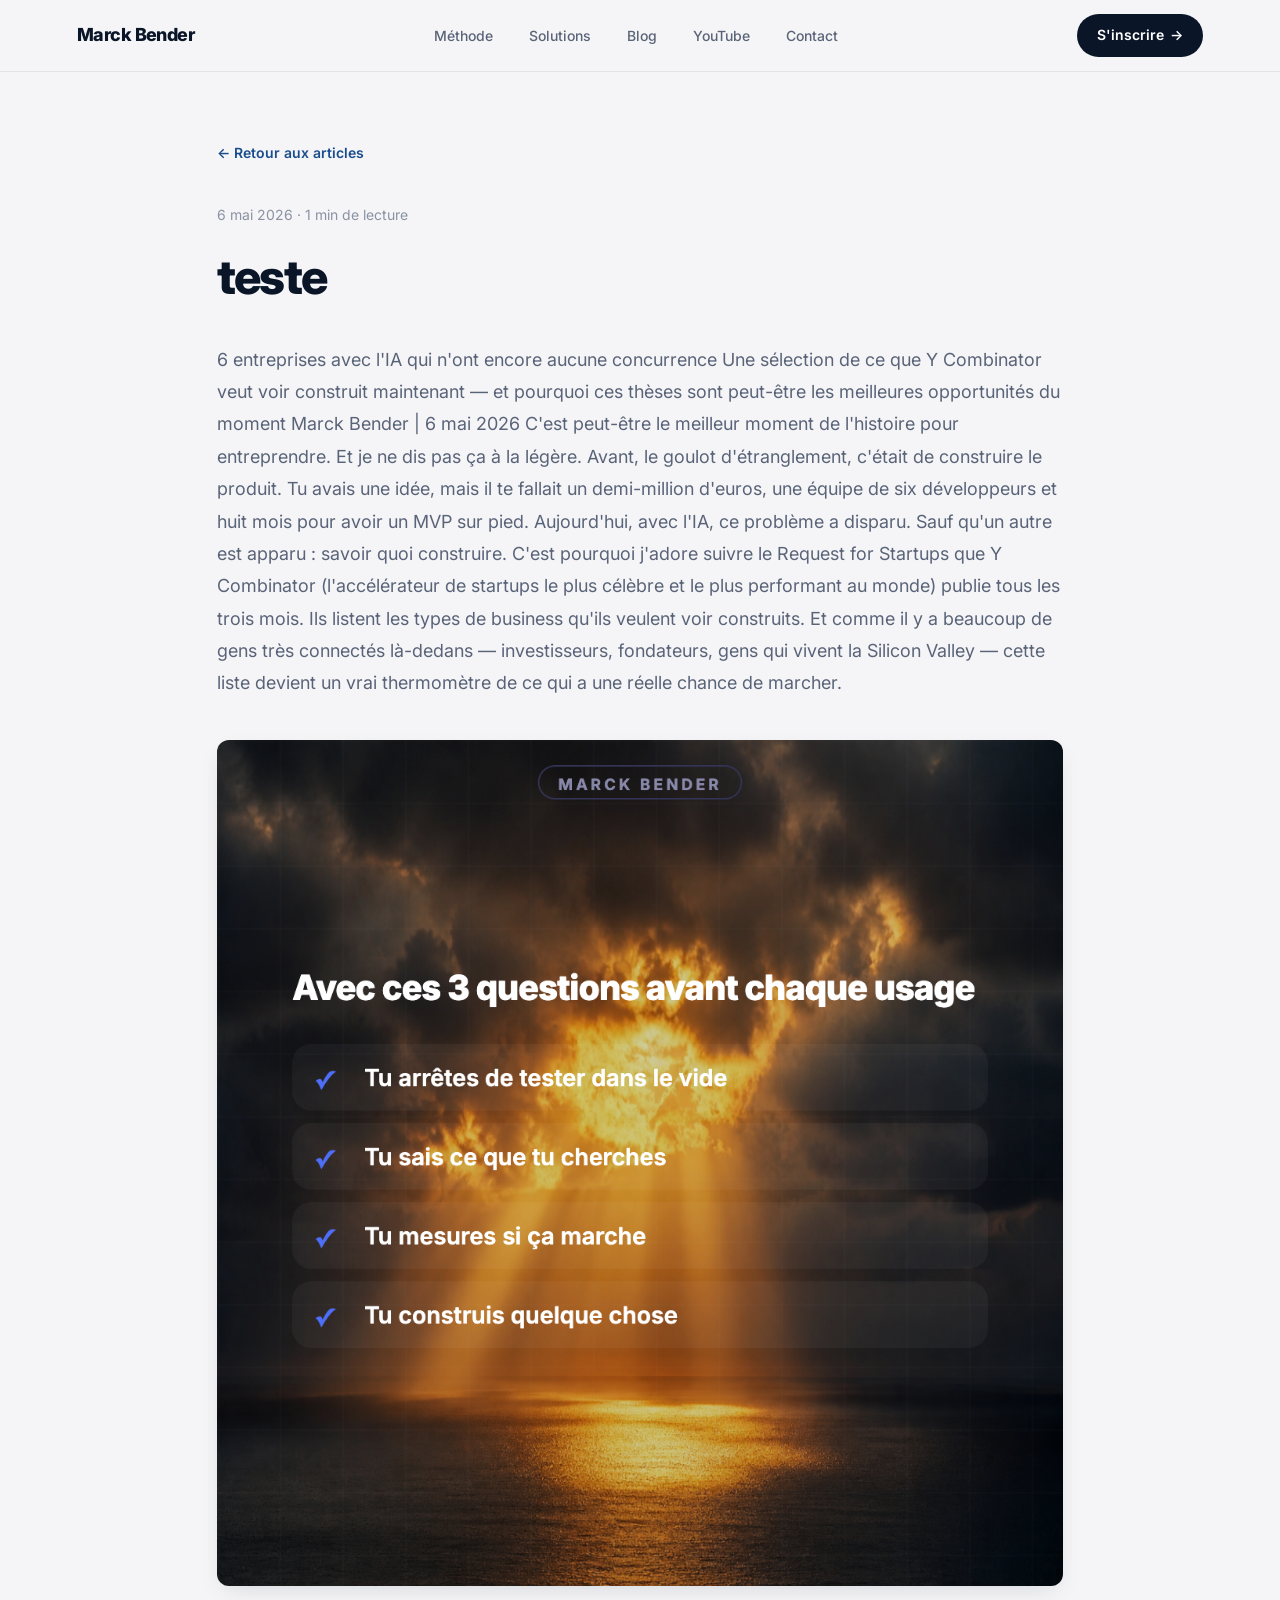
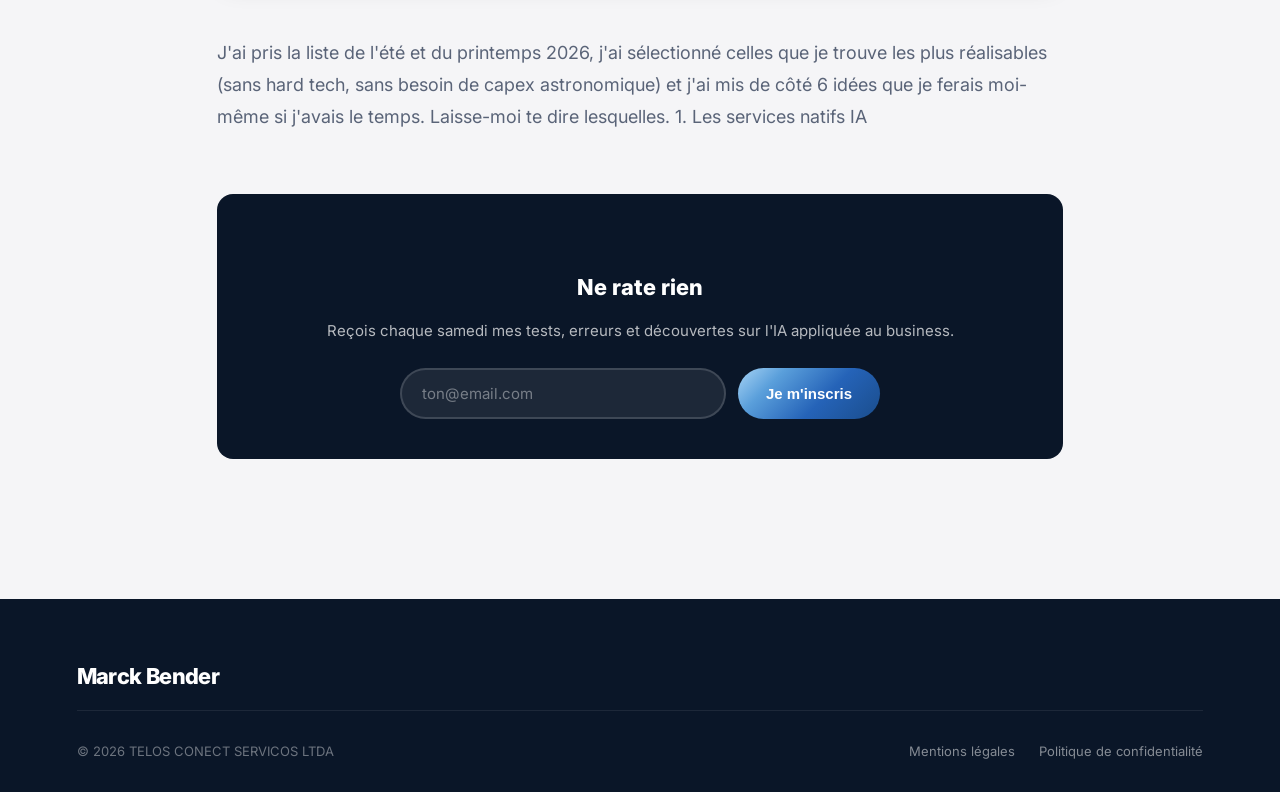
<file: blog/teste.html>
<!DOCTYPE html>
<html lang="fr">
<head>
<meta charset="UTF-8">
<meta name="viewport" content="width=device-width, initial-scale=1.0">
<title>teste — Marck Bender</title>
<meta name="description" content="">
<link rel="preconnect" href="https://fonts.googleapis.com">
<link rel="preconnect" href="https://fonts.gstatic.com" crossorigin>
<link href="https://fonts.googleapis.com/css2?family=Instrument+Serif:ital@0;1&family=Inter:wght@300;400;500;600;700;800;900&display=swap" rel="stylesheet">
<style>
  *, *::before, *::after { box-sizing: border-box; margin: 0; padding: 0; }
  :root {
    --bg: #f5f5f7; --marine: #0a1628; --marine-soft: #1a2942; --teal: #2563b8;
    --teal-soft: #1a4d8c; --text-muted: #5a6478; --text-light: #8a92a3;
    --border: rgba(10,22,40,0.08); --border-strong: rgba(10,22,40,0.12);
    --steel-gradient: linear-gradient(135deg, #a8d4f5 0%, #5a9fdb 25%, #2563b8 60%, #1a4d8c 100%);
    --font-display: 'Instrument Serif', Georgia, serif;
    --font-body: 'Inter', -apple-system, BlinkMacSystemFont, sans-serif;
  }
  html { scroll-behavior: smooth; -webkit-font-smoothing: antialiased; }
  body { background: var(--bg); color: var(--marine); font-family: var(--font-body); font-size: 16px; line-height: 1.6; }
  nav { position: fixed; top: 0; left: 0; right: 0; z-index: 100; background: rgba(245,245,247,0.85); backdrop-filter: blur(16px); -webkit-backdrop-filter: blur(16px); border-bottom: 1px solid var(--border); height: 72px; display: flex; align-items: center; justify-content: space-between; padding: 0 6%; }
  .nav-logo { font-weight: 800; font-size: 18px; letter-spacing: -0.03em; color: var(--marine); text-decoration: none; }
  .nav-links { display: flex; gap: 36px; list-style: none; }
  .nav-links a { font-size: 14px; color: var(--text-muted); text-decoration: none; font-weight: 500; }
  .nav-cta { background: var(--marine); color: white; font-weight: 600; font-size: 14px; padding: 10px 20px; border-radius: 100px; text-decoration: none; display: inline-flex; align-items: center; gap: 6px; }
  .article { padding: 140px 6% 80px; max-width: 1000px; margin: 0 auto; }
  .article-back { display: inline-flex; align-items: center; gap: 6px; font-size: 14px; color: var(--teal-soft); font-weight: 600; text-decoration: none; margin-bottom: 40px; }
  .article-meta { font-size: 14px; color: var(--text-light); margin-bottom: 24px; }
  .article h1 { font-size: clamp(32px, 5vw, 48px); font-weight: 800; letter-spacing: -0.035em; line-height: 1.1; margin-bottom: 40px; }
  .article h2 { font-size: 28px; font-weight: 800; letter-spacing: -0.02em; color: var(--marine); margin: 48px 0 16px; }
  .article h3 { font-size: 22px; font-weight: 700; margin: 36px 0 12px; }
  .article p { font-size: 18px; color: var(--text-muted); line-height: 1.8; margin-bottom: 24px; }
  .article strong { color: var(--marine); font-weight: 600; }
  .article em { font-family: var(--font-display); font-style: italic; }
  .article ul, .article ol { margin-bottom: 24px; padding-left: 24px; }
  .article li { font-size: 17px; color: var(--text-muted); line-height: 1.7; margin-bottom: 8px; }
  .article blockquote { border-left: 3px solid var(--teal); padding: 16px 24px; margin: 32px 0; background: rgba(37,99,184,0.04); border-radius: 0 8px 8px 0; }
  .article blockquote p { margin-bottom: 0; font-style: italic; }
  .article code { background: rgba(10,22,40,0.06); padding: 2px 6px; border-radius: 4px; font-size: 15px; font-family: 'SF Mono', Monaco, monospace; }
  .article img { max-width: 100%; border-radius: 12px; margin: 24px 0; box-shadow: 0 8px 24px -8px rgba(10,22,40,0.15); }
  .article pre { background: var(--marine); color: rgba(255,255,255,0.85); padding: 24px; border-radius: 12px; overflow-x: auto; margin: 32px 0; }
  .article pre code { background: none; padding: 0; color: inherit; }
  .nl-box { background: var(--marine); border-radius: 16px; padding: 40px; text-align: center; margin: 60px 0; }
  .nl-box h3 { color: white; font-size: 22px; font-weight: 800; margin-bottom: 12px; }
  .nl-box p { color: rgba(255,255,255,0.7); font-size: 15px; margin-bottom: 24px; }
  .nl-box form { display: flex; gap: 12px; max-width: 480px; margin: 0 auto; }
  .nl-box input[type="email"] { flex: 1; padding: 14px 20px; border: 2px solid rgba(255,255,255,0.15); border-radius: 100px; font-size: 15px; font-family: var(--font-body); background: rgba(255,255,255,0.08); color: white; outline: none; }
  .nl-box input::placeholder { color: rgba(255,255,255,0.4); }
  .nl-box button { background: var(--steel-gradient); color: white; font-weight: 700; padding: 14px 28px; border-radius: 100px; border: none; font-size: 15px; cursor: pointer; white-space: nowrap; }
  footer { background: var(--marine); color: white; padding: 60px 6% 30px; }
  .footer-inner { max-width: 1300px; margin: 0 auto; }
  .footer-logo { font-weight: 800; font-size: 22px; letter-spacing: -0.03em; margin-bottom: 16px; }
  .footer-bottom { padding-top: 30px; border-top: 1px solid rgba(255,255,255,0.08); display: flex; justify-content: space-between; align-items: center; flex-wrap: wrap; gap: 16px; }
  .footer-copy { font-size: 13px; color: rgba(255,255,255,0.4); }
  .footer-legal { display: flex; gap: 24px; }
  .footer-legal a { font-size: 13px; color: rgba(255,255,255,0.5); text-decoration: none; }
  @media (max-width: 700px) { nav { padding: 0 5%; height: 64px; } .nav-links { display: none; } .nl-box form { flex-direction: column; } .nl-box button { width: 100%; } }
</style>
</head>
<body>
<nav>
  <a href="/" class="nav-logo">Marck Bender</a>
  <ul class="nav-links">
    <li><a href="/#methode">Méthode</a></li>
    <li><a href="/#solutions">Solutions</a></li>
    <li><a href="/blog">Blog</a></li>
    <li><a href="/#youtube">YouTube</a></li>
    <li><a href="/#contact">Contact</a></li>
  </ul>
  <a href="/#newsletter" class="nav-cta">S'inscrire <span>→</span></a>
</nav>
<article class="article">
  <a href="/blog" class="article-back">← Retour aux articles</a>
  <div class="article-meta">6 mai 2026 · 1 min de lecture</div>
  <h1>teste</h1>
  <p>
6 entreprises avec l'IA qui n'ont encore aucune concurrence
Une sélection de ce que Y Combinator veut voir construit maintenant — et pourquoi ces thèses sont peut-être les meilleures opportunités du moment
Marck Bender   |   6 mai 2026
C'est peut-être le meilleur moment de l'histoire pour entreprendre. Et je ne dis pas ça à la légère.
Avant, le goulot d'étranglement, c'était de construire le produit. Tu avais une idée, mais il te fallait un demi-million d'euros, une équipe de six développeurs et huit mois pour avoir un MVP sur pied. Aujourd'hui, avec l'IA, ce problème a disparu.
Sauf qu'un autre est apparu : savoir quoi construire.
C'est pourquoi j'adore suivre le Request for Startups que Y Combinator (l'accélérateur de startups le plus célèbre et le plus performant au monde) publie tous les trois mois. Ils listent les types de business qu'ils veulent voir construits. Et comme il y a beaucoup de gens très connectés là-dedans — investisseurs, fondateurs, gens qui vivent la Silicon Valley — cette liste devient un vrai thermomètre de ce qui a une réelle chance de marcher.</p><p>
<img src="/images/img-1778152894496.png" alt="image" style="max-width:100%;border-radius:12px;margin:16px 0;"></p><p>
J'ai pris la liste de l'été et du printemps 2026, j'ai sélectionné celles que je trouve les plus réalisables (sans hard tech, sans besoin de capex astronomique) et j'ai mis de côté 6 idées que je ferais moi-même si j'avais le temps.
Laisse-moi te dire lesquelles.
1. Les services natifs IA</p>
  <div class="nl-box">
    <h3>Ne rate rien</h3>
    <p>Reçois chaque samedi mes tests, erreurs et découvertes sur l'IA appliquée au business.</p>
    <form id="nl-form"><input type="email" placeholder="ton@email.com" required><button type="submit">Je m'inscris</button></form>
  </div>
</article>
<footer><div class="footer-inner"><div class="footer-logo">Marck Bender</div><div class="footer-bottom"><span class="footer-copy">© 2026 TELOS CONECT SERVICOS LTDA</span><div class="footer-legal"><a href="#">Mentions légales</a><a href="#">Politique de confidentialité</a></div></div></div></footer>
<script>
const f=document.getElementById('nl-form'),e=f.querySelector('input'),b=f.querySelector('button');
f.addEventListener('submit',async ev=>{ev.preventDefault();b.disabled=true;b.textContent='Inscription...';
try{const r=await fetch('/api/subscribe',{method:'POST',headers:{'Content-Type':'application/json'},body:JSON.stringify({email:e.value})});
if(r.ok){b.textContent='Bienvenue !';e.value='';}else b.textContent="Je m'inscris";}catch{b.textContent="Je m'inscris";}
b.disabled=false;setTimeout(()=>{b.textContent="Je m'inscris";},3000);});
</script>
</body>
</html>
</file>
